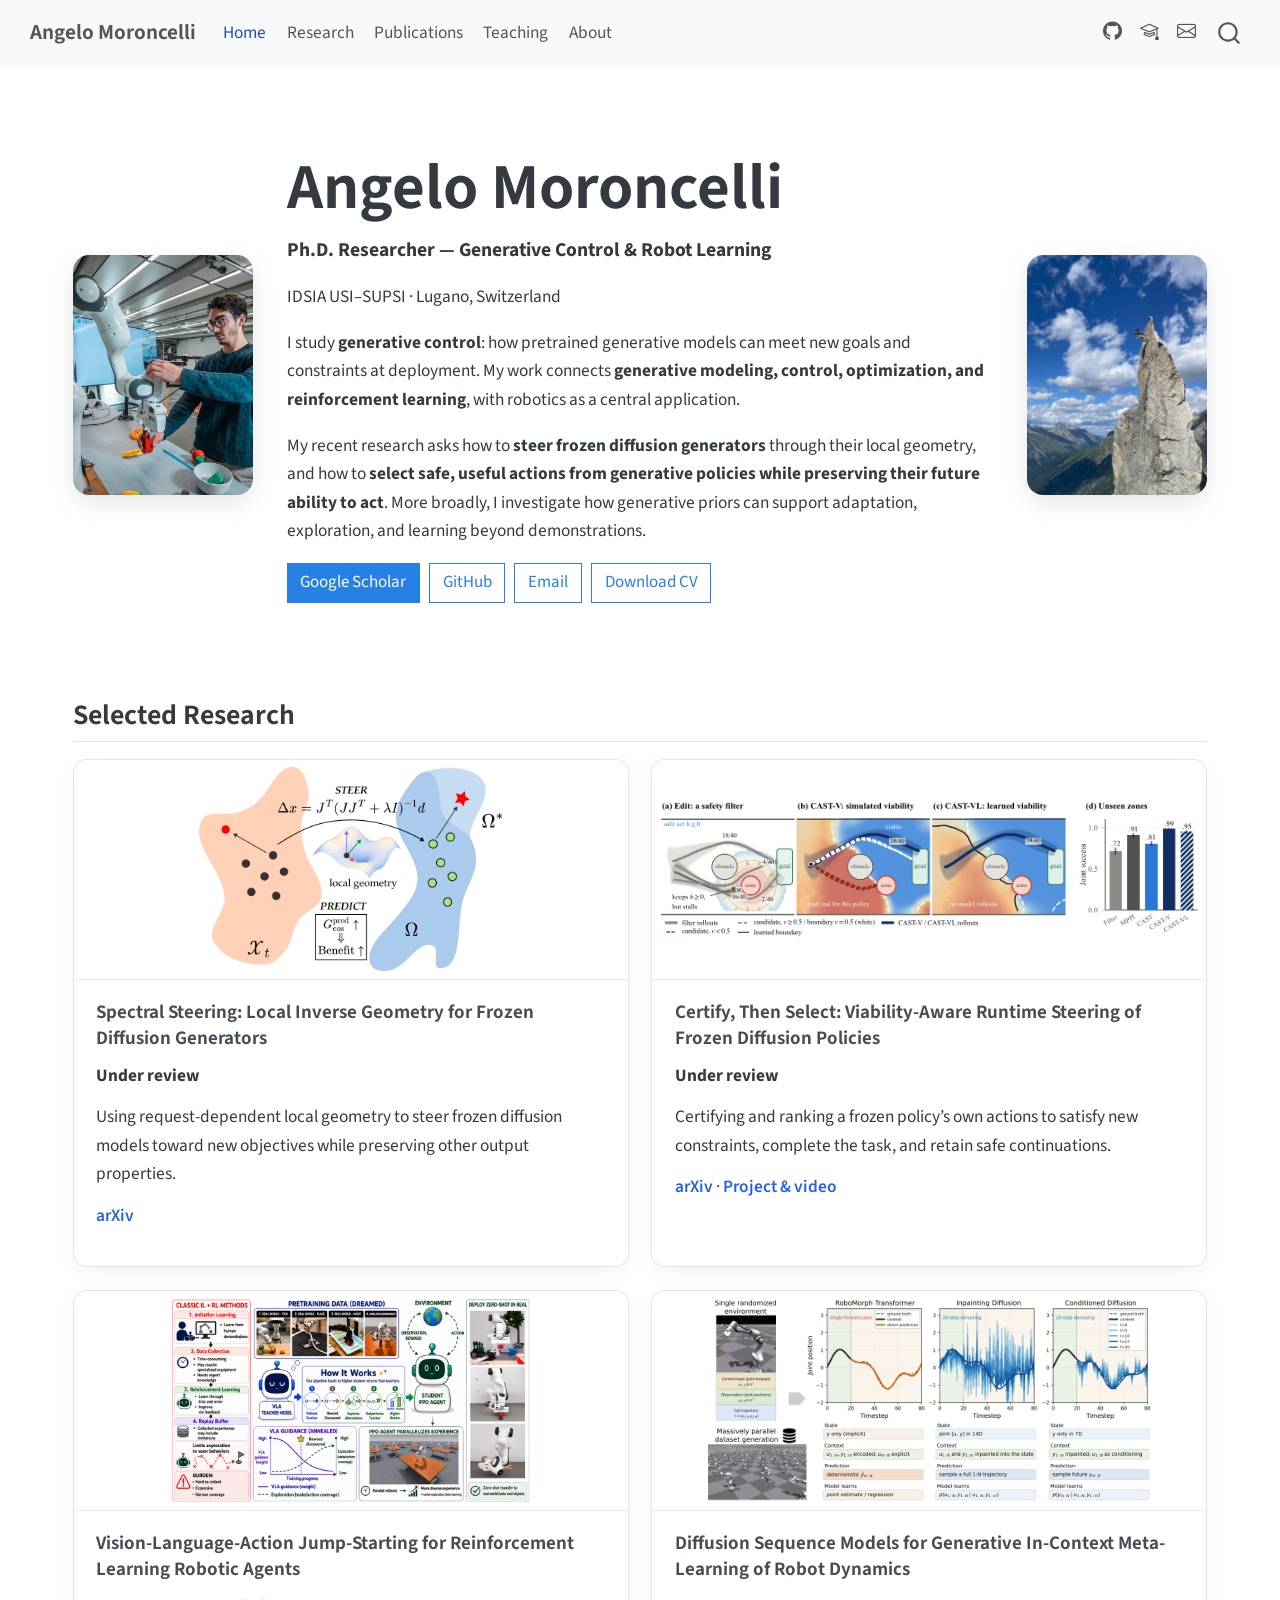
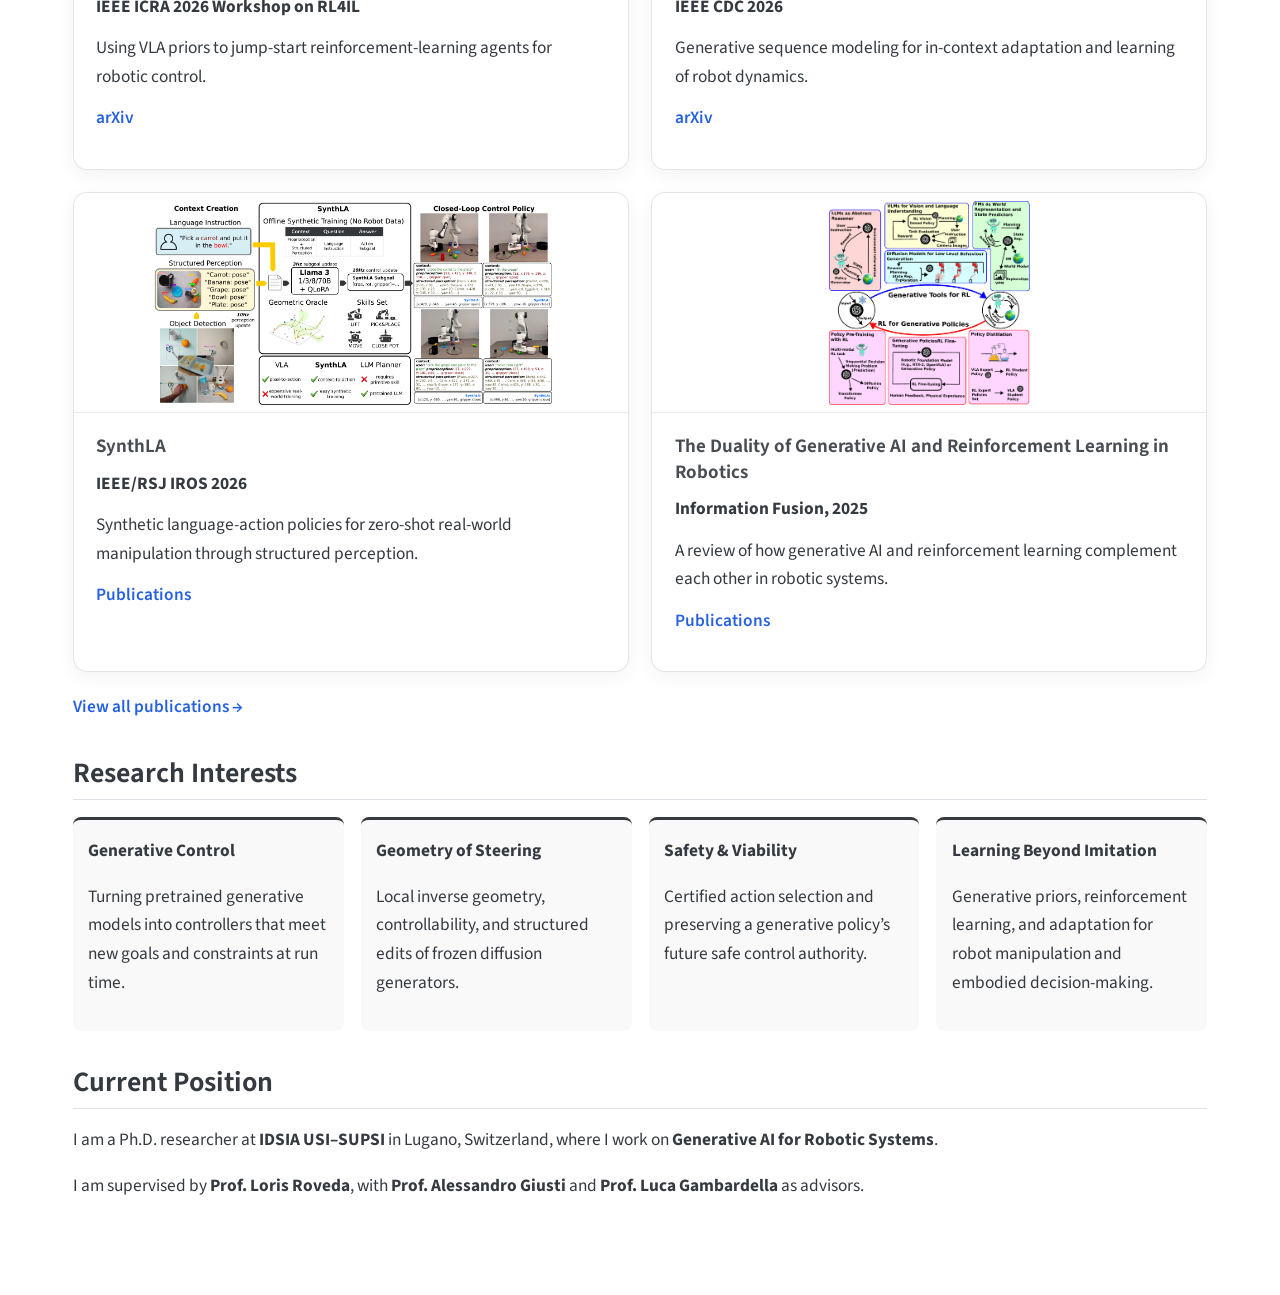
<file: index.html>
<!DOCTYPE html>
<html xmlns="http://www.w3.org/1999/xhtml" lang="en" xml:lang="en"><head>

<meta charset="utf-8">
<meta name="generator" content="quarto-1.10.18">

<meta name="viewport" content="width=device-width, initial-scale=1.0, user-scalable=yes">


<title>Angelo Moroncelli</title>
<style>
/* Default styles provided by pandoc.
** See https://pandoc.org/MANUAL.html#variables-for-html for config info.
*/
span.smallcaps{font-variant: small-caps;}
div.columns{display: flex; gap: 1.5em;}
div.column{flex: auto;}
@media screen {
div.columns{gap: min(4vw, 1.5em);}
div.column{overflow-x: auto;}
}
div.hanging-indent{margin-left: 1.5em; text-indent: -1.5em;}
ul.task-list{list-style: none;}
ul.task-list li input[type="checkbox"] {
  width: 0.8em;
  margin: 0 0.8em 0.2em -1em; /* quarto-specific, see https://github.com/quarto-dev/quarto-cli/issues/4556 */ 
  vertical-align: middle;
}
</style>


<script src="site_libs/quarto-nav/quarto-nav.js"></script>
<script src="site_libs/quarto-nav/headroom.min.js"></script>
<script src="site_libs/clipboard/clipboard.min.js"></script>
<script src="site_libs/quarto-search/autocomplete.umd.js"></script>
<script src="site_libs/quarto-search/fuse.min.js"></script>
<script src="site_libs/quarto-search/quarto-search.js"></script>
<meta name="quarto:offset" content="./">
<script src="site_libs/quarto-html/quarto.js" type="module"></script>
<script src="site_libs/quarto-html/tabsets/tabsets.js" type="module"></script>
<script src="site_libs/quarto-html/popper.min.js"></script>
<script src="site_libs/quarto-html/tippy.umd.min.js"></script>
<script src="site_libs/quarto-html/anchor.min.js"></script>
<link href="site_libs/quarto-html/tippy.css" rel="stylesheet">
<link href="site_libs/quarto-html/quarto-syntax-highlighting-64a204ab8560d761af7679ceaba22944.css" rel="stylesheet" id="quarto-text-highlighting-styles">
<script src="site_libs/bootstrap/bootstrap.min.js"></script>
<link href="site_libs/bootstrap/bootstrap-icons.css" rel="stylesheet">
<link href="site_libs/bootstrap/bootstrap-445b8638c3d06994fee0907d791121c4.min.css" rel="stylesheet" append-hash="true" id="quarto-bootstrap" data-mode="light">
<script src="site_libs/quarto-contrib/glightbox/glightbox.min.js"></script>
<link href="site_libs/quarto-contrib/glightbox/glightbox.min.css" rel="stylesheet">
<link href="site_libs/quarto-contrib/glightbox/lightbox.css" rel="stylesheet">
<script id="quarto-search-options" type="application/json">{
  "location": "navbar",
  "copy-button": false,
  "collapse-after": 3,
  "panel-placement": "end",
  "type": "overlay",
  "limit": 50,
  "keyboard-shortcut": [
    "f",
    "/",
    "s"
  ],
  "show-item-context": false,
  "language": {
    "search-no-results-text": "No results",
    "search-matching-documents-text": "matching documents",
    "search-copy-link-title": "Copy link to search",
    "search-hide-matches-text": "Hide additional matches",
    "search-more-match-text": "more match in this document",
    "search-more-matches-text": "more matches in this document",
    "search-clear-button-title": "Clear",
    "search-text-placeholder": "",
    "search-detached-cancel-button-title": "Cancel",
    "search-submit-button-title": "Submit",
    "search-label": "Search"
  }
}</script>
<style>html{ scroll-behavior: smooth; }</style>


<link rel="stylesheet" href="styles.css">
</head>

<body class="nav-fixed quarto-light">

<div id="quarto-search-results"></div>
  <header id="quarto-header" class="headroom fixed-top">
    <nav class="navbar navbar-expand-lg " data-bs-theme="dark">
      <div class="navbar-container container-fluid">
      <div class="navbar-brand-container mx-auto">
    <a class="navbar-brand" href="./index.html">
    <span class="navbar-title">Angelo Moroncelli</span>
    </a>
  </div>
            <div id="quarto-search" class="" title="Search"></div>
          <button class="navbar-toggler" type="button" data-bs-toggle="collapse" data-bs-target="#navbarCollapse" aria-controls="navbarCollapse" role="menu" aria-expanded="false" aria-label="Toggle navigation" onclick="if (window.quartoToggleHeadroom) { window.quartoToggleHeadroom(); }">
  <span class="navbar-toggler-icon"></span>
</button>
          <div class="collapse navbar-collapse" id="navbarCollapse">
            <ul class="navbar-nav navbar-nav-scroll me-auto">
  <li class="nav-item">
    <a class="nav-link active" href="./index.html" aria-current="page"> 
<span class="menu-text">Home</span></a>
  </li>  
  <li class="nav-item">
    <a class="nav-link" href="./research.html"> 
<span class="menu-text">Research</span></a>
  </li>  
  <li class="nav-item">
    <a class="nav-link" href="./publications.html"> 
<span class="menu-text">Publications</span></a>
  </li>  
  <li class="nav-item">
    <a class="nav-link" href="./teaching.html"> 
<span class="menu-text">Teaching</span></a>
  </li>  
  <li class="nav-item">
    <a class="nav-link" href="./about.html"> 
<span class="menu-text">About</span></a>
  </li>  
</ul>
            <ul class="navbar-nav navbar-nav-scroll ms-auto">
  <li class="nav-item compact">
    <a class="nav-link" href="https://github.com/clmoro"> <i class="bi bi-github" role="img">
</i> 
<span class="menu-text"></span></a>
  </li>  
  <li class="nav-item compact">
    <a class="nav-link" href="https://scholar.google.com/citations?user=3u1DpR4AAAAJ"> <i class="bi bi-mortarboard" role="img">
</i> 
<span class="menu-text"></span></a>
  </li>  
  <li class="nav-item compact">
    <a class="nav-link" href="mailto:angelo.moroncelli@supsi.ch"> <i class="bi bi-envelope" role="img">
</i> 
<span class="menu-text"></span></a>
  </li>  
</ul>
          </div> <!-- /navcollapse -->
            <div class="quarto-navbar-tools">
</div>
      </div> <!-- /container-fluid -->
    </nav>
</header>
<!-- content -->
<div id="quarto-content" class="quarto-container page-columns page-rows-contents page-layout-full page-navbar">
<!-- sidebar -->
<!-- margin-sidebar -->
    
<!-- main -->
<main class="content column-page" id="quarto-document-content"><header id="title-block-header" class="quarto-title-block"></header>




<div class="hero">
<div class="hero-photo hero-photo-left">
<p><a href="images/profile.jpeg" class="lightbox" data-gallery="quarto-lightbox-gallery-1"><img src="images/profile.jpeg" class="img-fluid" alt="Angelo Moroncelli working with a robot in the IDSIA robotics lab"></a></p>
</div>
<section id="angelo-moroncelli" class="level1 hero-text">
<h1>Angelo Moroncelli</h1>
<p><strong>Ph.D.&nbsp;Researcher — Generative Control &amp; Robot Learning</strong></p>
<p>IDSIA USI–SUPSI · Lugano, Switzerland</p>
<p>I study <strong>generative control</strong>: how pretrained generative models can meet new goals and constraints at deployment. My work connects <strong>generative modeling, control, optimization, and reinforcement learning</strong>, with robotics as a central application.</p>
<p>My recent research asks how to <strong>steer frozen diffusion generators</strong> through their local geometry, and how to <strong>select safe, useful actions from generative policies while preserving their future ability to act</strong>. More broadly, I investigate how generative priors can support adaptation, exploration, and learning beyond demonstrations.</p>
<p><a href="https://scholar.google.com/citations?user=3u1DpR4AAAAJ" class="btn btn-primary">Google Scholar</a> <a href="https://github.com/clmoro" class="btn btn-outline-primary">GitHub</a> <a href="mailto:angelo.moroncelli@supsi.ch" class="btn btn-outline-primary">Email</a> <a href="files/cv.pdf" class="btn btn-outline-primary">Download CV</a></p>
</section>
<div class="hero-photo hero-photo-right">
<p><a href="images/alpinism-1.jpeg" class="lightbox" data-gallery="quarto-lightbox-gallery-2"><img src="images/alpinism-1.jpeg" class="img-fluid" alt="Angelo Moroncelli climbing at Punta Albigna, Switzerland"></a></p>
</div>
</div>
<section id="selected-research" class="level2">
<h2 class="anchored" data-anchor-id="selected-research">Selected Research</h2>
<div class="paper-grid">
<div class="paper-card">
<p><a href="images/spectral-steering.png" class="lightbox" data-gallery="quarto-lightbox-gallery-3"><img src="images/spectral-steering.png" class="paper-image img-fluid" alt="Spectral Steering uses local inverse geometry to map an output request into a correction of a frozen diffusion generator"></a></p>
<section id="spectral-steering-local-inverse-geometry-for-frozen-diffusion-generators" class="level3 paper-card-body">
<h3 class="anchored" data-anchor-id="spectral-steering-local-inverse-geometry-for-frozen-diffusion-generators">Spectral Steering: Local Inverse Geometry for Frozen Diffusion Generators</h3>
<p><strong>Under review</strong></p>
<p>Using request-dependent local geometry to steer frozen diffusion models toward new objectives while preserving other output properties.</p>
<p><a href="https://arxiv.org/abs/2611.19572" class="paper-link">arXiv</a></p>
</section>
</div>
<div class="paper-card">
<p><a href="images/cast.png" class="lightbox" data-gallery="quarto-lightbox-gallery-4"><img src="images/cast.png" class="paper-image img-fluid" alt="CAST-V and CAST-VL select viable routes around a new keep-out zone where a safety filter stalls"></a></p>
<section id="certify-then-select-viability-aware-runtime-steering-of-frozen-diffusion-policies" class="level3 paper-card-body">
<h3 class="anchored" data-anchor-id="certify-then-select-viability-aware-runtime-steering-of-frozen-diffusion-policies">Certify, Then Select: Viability-Aware Runtime Steering of Frozen Diffusion Policies</h3>
<p><strong>Under review</strong></p>
<p>Certifying and ranking a frozen policy’s own actions to satisfy new constraints, complete the task, and retain safe continuations.</p>
<p><a href="https://arxiv.org/abs/2611.19047" class="paper-link">arXiv</a> · <a href="https://clmoro.github.io/cast/" class="paper-link">Project &amp; video</a></p>
</section>
</div>
<div class="paper-card">
<p><a href="images/vla-jumpstart.png" class="lightbox" data-gallery="quarto-lightbox-gallery-5"><img src="images/vla-jumpstart.png" class="paper-image img-fluid" alt="Overview of VLA jump-starting for reinforcement learning robotic agents"></a></p>
<section id="vision-language-action-jump-starting-for-reinforcement-learning-robotic-agents" class="level3 paper-card-body">
<h3 class="anchored" data-anchor-id="vision-language-action-jump-starting-for-reinforcement-learning-robotic-agents">Vision-Language-Action Jump-Starting for Reinforcement Learning Robotic Agents</h3>
<p><strong>IEEE ICRA 2026 Workshop on RL4IL</strong></p>
<p>Using VLA priors to jump-start reinforcement-learning agents for robotic control.</p>
<p><a href="https://arxiv.org/abs/2604.13733" class="paper-link">arXiv</a></p>
</section>
</div>
<div class="paper-card">
<p><a href="images/diffusion-sequence-models.png" class="lightbox" data-gallery="quarto-lightbox-gallery-6"><img src="images/diffusion-sequence-models.png" class="paper-image img-fluid" alt="Comparison of RoboMorph Transformer and diffusion sequence models"></a></p>
<section id="diffusion-sequence-models-for-generative-in-context-meta-learning-of-robot-dynamics" class="level3 paper-card-body">
<h3 class="anchored" data-anchor-id="diffusion-sequence-models-for-generative-in-context-meta-learning-of-robot-dynamics">Diffusion Sequence Models for Generative In-Context Meta-Learning of Robot Dynamics</h3>
<p><strong>IEEE CDC 2026</strong></p>
<p>Generative sequence modeling for in-context adaptation and learning of robot dynamics.</p>
<p><a href="https://arxiv.org/abs/2604.13366" class="paper-link">arXiv</a></p>
</section>
</div>
<div class="paper-card">
<p><a href="images/synthla.png" class="lightbox" data-gallery="quarto-lightbox-gallery-7"><img src="images/synthla.png" class="paper-image img-fluid" alt="SynthLA framework for synthetic language-action policies and closed-loop robot control"></a></p>
<section id="synthla" class="level3 paper-card-body">
<h3 class="anchored" data-anchor-id="synthla">SynthLA</h3>
<p><strong>IEEE/RSJ IROS 2026</strong></p>
<p>Synthetic language-action policies for zero-shot real-world manipulation through structured perception.</p>
<p><a href="./publications.html" class="paper-link">Publications</a></p>
</section>
</div>
<div class="paper-card">
<p><a href="images/generative-ai-rl-review.png" class="lightbox" data-gallery="quarto-lightbox-gallery-8"><img src="images/generative-ai-rl-review.png" class="paper-image img-fluid" alt="Overview of the duality between generative AI and reinforcement learning in robotics"></a></p>
<section id="the-duality-of-generative-ai-and-reinforcement-learning-in-robotics" class="level3 paper-card-body">
<h3 class="anchored" data-anchor-id="the-duality-of-generative-ai-and-reinforcement-learning-in-robotics">The Duality of Generative AI and Reinforcement Learning in Robotics</h3>
<p><strong>Information Fusion, 2025</strong></p>
<p>A review of how generative AI and reinforcement learning complement each other in robotic systems.</p>
<p><a href="./publications.html" class="paper-link">Publications</a></p>
</section>
</div>
</div>
<p><a href="./publications.html" class="all-pubs">View all publications →</a></p>
</section>
<section id="research-interests" class="level2">
<h2 class="anchored" data-anchor-id="research-interests">Research Interests</h2>
<div class="interest-grid">
<div class="interest-card">
<p><strong>Generative Control</strong></p>
<p>Turning pretrained generative models into controllers that meet new goals and constraints at run time.</p>
</div>
<div class="interest-card">
<p><strong>Geometry of Steering</strong></p>
<p>Local inverse geometry, controllability, and structured edits of frozen diffusion generators.</p>
</div>
<div class="interest-card">
<p><strong>Safety &amp; Viability</strong></p>
<p>Certified action selection and preserving a generative policy’s future safe control authority.</p>
</div>
<div class="interest-card">
<p><strong>Learning Beyond Imitation</strong></p>
<p>Generative priors, reinforcement learning, and adaptation for robot manipulation and embodied decision-making.</p>
</div>
</div>
</section>
<section id="current-position" class="level2">
<h2 class="anchored" data-anchor-id="current-position">Current Position</h2>
<p>I am a Ph.D.&nbsp;researcher at <strong>IDSIA USI–SUPSI</strong> in Lugano, Switzerland, where I work on <strong>Generative AI for Robotic Systems</strong>.</p>
<p>I am supervised by <strong>Prof.&nbsp;Loris Roveda</strong>, with <strong>Prof.&nbsp;Alessandro Giusti</strong> and <strong>Prof.&nbsp;Luca Gambardella</strong> as advisors.</p>


</section>

</main> <!-- /main -->
<script id="quarto-html-after-body" type="application/javascript">
  window.document.addEventListener("DOMContentLoaded", function (event) {
    const icon = "";
    const anchorJS = new window.AnchorJS();
    anchorJS.options = {
      placement: 'right',
      icon: icon
    };
    anchorJS.add('.anchored');
    const isCodeAnnotation = (el) => {
      for (const clz of el.classList) {
        if (clz.startsWith('code-annotation-')) {                     
          return true;
        }
      }
      return false;
    }
    const onCopySuccess = function(e) {
      // button target
      const button = e.trigger;
      // don't keep focus
      button.blur();
      // flash "checked"
      button.classList.add('code-copy-button-checked');
      var currentTitle = button.getAttribute("title");
      button.setAttribute("title", "Copied!");
      let tooltip;
      if (window.bootstrap) {
        button.setAttribute("data-bs-toggle", "tooltip");
        button.setAttribute("data-bs-placement", "left");
        button.setAttribute("data-bs-title", "Copied!");
        tooltip = new bootstrap.Tooltip(button, 
          { trigger: "manual", 
            customClass: "code-copy-button-tooltip",
            offset: [0, -8]});
        tooltip.show();    
      }
      setTimeout(function() {
        if (tooltip) {
          tooltip.hide();
          button.removeAttribute("data-bs-title");
          button.removeAttribute("data-bs-toggle");
          button.removeAttribute("data-bs-placement");
        }
        button.setAttribute("title", currentTitle);
        button.classList.remove('code-copy-button-checked');
      }, 1000);
      // clear code selection
      e.clearSelection();
    }
    const getTextToCopy = function(trigger) {
      const outerScaffold = trigger.parentElement.cloneNode(true);
      const codeEl = outerScaffold.querySelector('code');
      for (const childEl of codeEl.children) {
        if (isCodeAnnotation(childEl)) {
          childEl.remove();
        }
      }
      return codeEl.innerText;
    }
    const clipboard = new window.ClipboardJS('.code-copy-button:not([data-in-quarto-modal])', {
      text: getTextToCopy
    });
    clipboard.on('success', onCopySuccess);
    if (window.document.getElementById('quarto-embedded-source-code-modal')) {
      const clipboardModal = new window.ClipboardJS('.code-copy-button[data-in-quarto-modal]', {
        text: getTextToCopy,
        container: window.document.getElementById('quarto-embedded-source-code-modal')
      });
      clipboardModal.on('success', onCopySuccess);
    }
      var localhostRegex = new RegExp(/^(?:http|https):\/\/localhost\:?[0-9]*\//);
      var mailtoRegex = new RegExp(/^mailto:/);
        var filterRegex = new RegExp('/' + window.location.host + '/');
      var isInternal = (href) => {
          return filterRegex.test(href) || localhostRegex.test(href) || mailtoRegex.test(href);
      }
      // Inspect non-navigation links and adorn them if external
     var links = window.document.querySelectorAll('a[href]:not(.nav-link):not(.navbar-brand):not(.toc-action):not(.sidebar-link):not(.sidebar-item-toggle):not(.pagination-link):not(.no-external):not([aria-hidden]):not(.dropdown-item):not(.quarto-navigation-tool):not(.about-link)');
      for (var i=0; i<links.length; i++) {
        const link = links[i];
        if (!isInternal(link.href)) {
          // undo the damage that might have been done by quarto-nav.js in the case of
          // links that we want to consider external
          if (link.dataset.originalHref !== undefined) {
            link.href = link.dataset.originalHref;
          }
        }
      }
    function tippyHover(el, contentFn, onTriggerFn, onUntriggerFn) {
      const config = {
        allowHTML: true,
        maxWidth: 500,
        delay: 100,
        arrow: false,
        appendTo: function(el) {
            return el.parentElement;
        },
        interactive: true,
        interactiveBorder: 10,
        theme: 'quarto',
        placement: 'bottom-start',
      };
      if (contentFn) {
        config.content = contentFn;
      }
      if (onTriggerFn) {
        config.onTrigger = onTriggerFn;
      }
      if (onUntriggerFn) {
        config.onUntrigger = onUntriggerFn;
      }
      window.tippy(el, config); 
    }
    const noterefs = window.document.querySelectorAll('a[role="doc-noteref"]');
    for (var i=0; i<noterefs.length; i++) {
      const ref = noterefs[i];
      tippyHover(ref, function() {
        // use id or data attribute instead here
        let href = ref.getAttribute('data-footnote-href') || ref.getAttribute('href');
        try { href = new URL(href).hash; } catch {}
        const id = href.replace(/^#\/?/, "");
        const note = window.document.getElementById(id);
        if (note) {
          return note.innerHTML;
        } else {
          return "";
        }
      });
    }
    const xrefs = window.document.querySelectorAll('a.quarto-xref');
    const processXRef = (id, note) => {
      // Strip column container classes
      const stripColumnClz = (el) => {
        el.classList.remove("page-full", "page-columns");
        if (el.children) {
          for (const child of el.children) {
            stripColumnClz(child);
          }
        }
      }
      stripColumnClz(note)
      if (id === null || id.startsWith('sec-')) {
        // Special case sections, only their first couple elements
        const container = document.createElement("div");
        if (note.children && note.children.length > 2) {
          container.appendChild(note.children[0].cloneNode(true));
          for (let i = 1; i < note.children.length; i++) {
            const child = note.children[i];
            if (child.tagName === "P" && child.innerText === "") {
              continue;
            } else {
              container.appendChild(child.cloneNode(true));
              break;
            }
          }
          if (window.Quarto?.typesetMath) {
            window.Quarto.typesetMath(container);
          }
          return container.innerHTML
        } else {
          if (window.Quarto?.typesetMath) {
            window.Quarto.typesetMath(note);
          }
          return note.innerHTML;
        }
      } else {
        // Remove any anchor links if they are present
        const anchorLink = note.querySelector('a.anchorjs-link');
        if (anchorLink) {
          anchorLink.remove();
        }
        if (window.Quarto?.typesetMath) {
          window.Quarto.typesetMath(note);
        }
        if (note.classList.contains("callout")) {
          return note.outerHTML;
        } else {
          return note.innerHTML;
        }
      }
    }
    for (var i=0; i<xrefs.length; i++) {
      const xref = xrefs[i];
      tippyHover(xref, undefined, function(instance) {
        instance.disable();
        let url = xref.getAttribute('href');
        let hash = undefined; 
        if (url.startsWith('#')) {
          hash = url;
        } else {
          try { hash = new URL(url).hash; } catch {}
        }
        if (hash) {
          const id = hash.replace(/^#\/?/, "");
          const note = window.document.getElementById(id);
          if (note !== null) {
            try {
              const html = processXRef(id, note.cloneNode(true));
              instance.setContent(html);
            } finally {
              instance.enable();
              instance.show();
            }
          } else {
            // See if we can fetch this
            fetch(url.split('#')[0])
            .then(res => res.text())
            .then(html => {
              const parser = new DOMParser();
              const htmlDoc = parser.parseFromString(html, "text/html");
              const note = htmlDoc.getElementById(id);
              if (note !== null) {
                const html = processXRef(id, note);
                instance.setContent(html);
              } 
            }).finally(() => {
              instance.enable();
              instance.show();
            });
          }
        } else {
          // See if we can fetch a full url (with no hash to target)
          // This is a special case and we should probably do some content thinning / targeting
          fetch(url)
          .then(res => res.text())
          .then(html => {
            const parser = new DOMParser();
            const htmlDoc = parser.parseFromString(html, "text/html");
            const note = htmlDoc.querySelector('main.content');
            if (note !== null) {
              // This should only happen for chapter cross references
              // (since there is no id in the URL)
              // remove the first header
              if (note.children.length > 0 && note.children[0].tagName === "HEADER") {
                note.children[0].remove();
              }
              const html = processXRef(null, note);
              instance.setContent(html);
            } 
          }).finally(() => {
            instance.enable();
            instance.show();
          });
        }
      }, function(instance) {
      });
    }
        let selectedAnnoteEl;
        const selectorForAnnotation = ( cell, annotation) => {
          let cellAttr = 'data-code-cell="' + cell + '"';
          let lineAttr = 'data-code-annotation="' +  annotation + '"';
          const selector = 'span[' + cellAttr + '][' + lineAttr + ']';
          return selector;
        }
        const selectCodeLines = (annoteEl) => {
          const doc = window.document;
          const targetCell = annoteEl.getAttribute("data-target-cell");
          const targetAnnotation = annoteEl.getAttribute("data-target-annotation");
          const annoteSpan = window.document.querySelector(selectorForAnnotation(targetCell, targetAnnotation));
          const lines = annoteSpan.getAttribute("data-code-lines").split(",");
          const lineIds = lines.map((line) => {
            return targetCell + "-" + line;
          })
          let top = null;
          let height = null;
          let parent = null;
          if (lineIds.length > 0) {
              //compute the position of the single el (top and bottom and make a div)
              const el = window.document.getElementById(lineIds[0]);
              top = el.offsetTop;
              height = el.offsetHeight;
              parent = el.parentElement.parentElement;
            if (lineIds.length > 1) {
              const lastEl = window.document.getElementById(lineIds[lineIds.length - 1]);
              const bottom = lastEl.offsetTop + lastEl.offsetHeight;
              height = bottom - top;
            }
            if (top !== null && height !== null && parent !== null) {
              // cook up a div (if necessary) and position it 
              let div = window.document.getElementById("code-annotation-line-highlight");
              if (div === null) {
                div = window.document.createElement("div");
                div.setAttribute("id", "code-annotation-line-highlight");
                div.style.position = 'absolute';
                parent.appendChild(div);
              }
              div.style.top = top - 2 + "px";
              div.style.height = height + 4 + "px";
              div.style.left = 0;
              let gutterDiv = window.document.getElementById("code-annotation-line-highlight-gutter");
              if (gutterDiv === null) {
                gutterDiv = window.document.createElement("div");
                gutterDiv.setAttribute("id", "code-annotation-line-highlight-gutter");
                gutterDiv.style.position = 'absolute';
                const codeCell = window.document.getElementById(targetCell);
                const gutter = codeCell.querySelector('.code-annotation-gutter');
                gutter.appendChild(gutterDiv);
              }
              gutterDiv.style.top = top - 2 + "px";
              gutterDiv.style.height = height + 4 + "px";
            }
            selectedAnnoteEl = annoteEl;
          }
        };
        const unselectCodeLines = () => {
          const elementsIds = ["code-annotation-line-highlight", "code-annotation-line-highlight-gutter"];
          elementsIds.forEach((elId) => {
            const div = window.document.getElementById(elId);
            if (div) {
              div.remove();
            }
          });
          selectedAnnoteEl = undefined;
        };
          // Handle positioning of the toggle
      window.addEventListener(
        "resize",
        throttle(() => {
          elRect = undefined;
          if (selectedAnnoteEl) {
            selectCodeLines(selectedAnnoteEl);
          }
        }, 10)
      );
      function throttle(fn, ms) {
      let throttle = false;
      let timer;
        return (...args) => {
          if(!throttle) { // first call gets through
              fn.apply(this, args);
              throttle = true;
          } else { // all the others get throttled
              if(timer) clearTimeout(timer); // cancel #2
              timer = setTimeout(() => {
                fn.apply(this, args);
                timer = throttle = false;
              }, ms);
          }
        };
      }
        // Attach click handler to the DT
        const annoteDls = window.document.querySelectorAll('dt[data-target-cell]');
        for (const annoteDlNode of annoteDls) {
          annoteDlNode.addEventListener('click', (event) => {
            const clickedEl = event.target;
            if (clickedEl !== selectedAnnoteEl) {
              unselectCodeLines();
              const activeEl = window.document.querySelector('dt[data-target-cell].code-annotation-active');
              if (activeEl) {
                activeEl.classList.remove('code-annotation-active');
              }
              selectCodeLines(clickedEl);
              clickedEl.classList.add('code-annotation-active');
            } else {
              // Unselect the line
              unselectCodeLines();
              clickedEl.classList.remove('code-annotation-active');
            }
          });
        }
    const findCites = (el) => {
      const parentEl = el.parentElement;
      if (parentEl) {
        const cites = parentEl.dataset.cites;
        if (cites) {
          return {
            el,
            cites: cites.split(' ')
          };
        } else {
          return findCites(el.parentElement)
        }
      } else {
        return undefined;
      }
    };
    var bibliorefs = window.document.querySelectorAll('a[role="doc-biblioref"]');
    for (var i=0; i<bibliorefs.length; i++) {
      const ref = bibliorefs[i];
      const citeInfo = findCites(ref);
      if (citeInfo) {
        tippyHover(citeInfo.el, function() {
          var popup = window.document.createElement('div');
          citeInfo.cites.forEach(function(cite) {
            var citeDiv = window.document.createElement('div');
            citeDiv.classList.add('hanging-indent');
            citeDiv.classList.add('csl-entry');
            var biblioDiv = window.document.getElementById('ref-' + cite);
            if (biblioDiv) {
              citeDiv.innerHTML = biblioDiv.innerHTML;
            }
            popup.appendChild(citeDiv);
          });
          return popup.innerHTML;
        });
      }
    }
  });
  </script>
</div> <!-- /content -->
<script>var lightboxQuarto = GLightbox({"closeEffect":"zoom","descPosition":"bottom","loop":false,"openEffect":"zoom","selector":".lightbox"});
(function() {
  let previousOnload = window.onload;
  window.onload = () => {
    if (previousOnload) {
      previousOnload();
    }
    lightboxQuarto.on('slide_before_load', (data) => {
      const { slideIndex, slideNode, slideConfig, player, trigger } = data;
      const href = trigger.getAttribute('href');
      if (href !== null) {
        const imgEl = window.document.querySelector(`a[href="${href}"] img`);
        if (imgEl !== null) {
          const srcAttr = imgEl.getAttribute("src");
          if (srcAttr && srcAttr.startsWith("data:")) {
            slideConfig.href = srcAttr;
          }
        }
      } 
    });
  
    lightboxQuarto.on('slide_after_load', (data) => {
      const { slideIndex, slideNode, slideConfig, player, trigger } = data;
      if (window.Quarto?.typesetMath) {
        window.Quarto.typesetMath(slideNode);
      }
    });
  
  };
  
})();
          </script>




<script src="site_libs/quarto-html/zenscroll-min.js"></script>
</body></html>
</file>
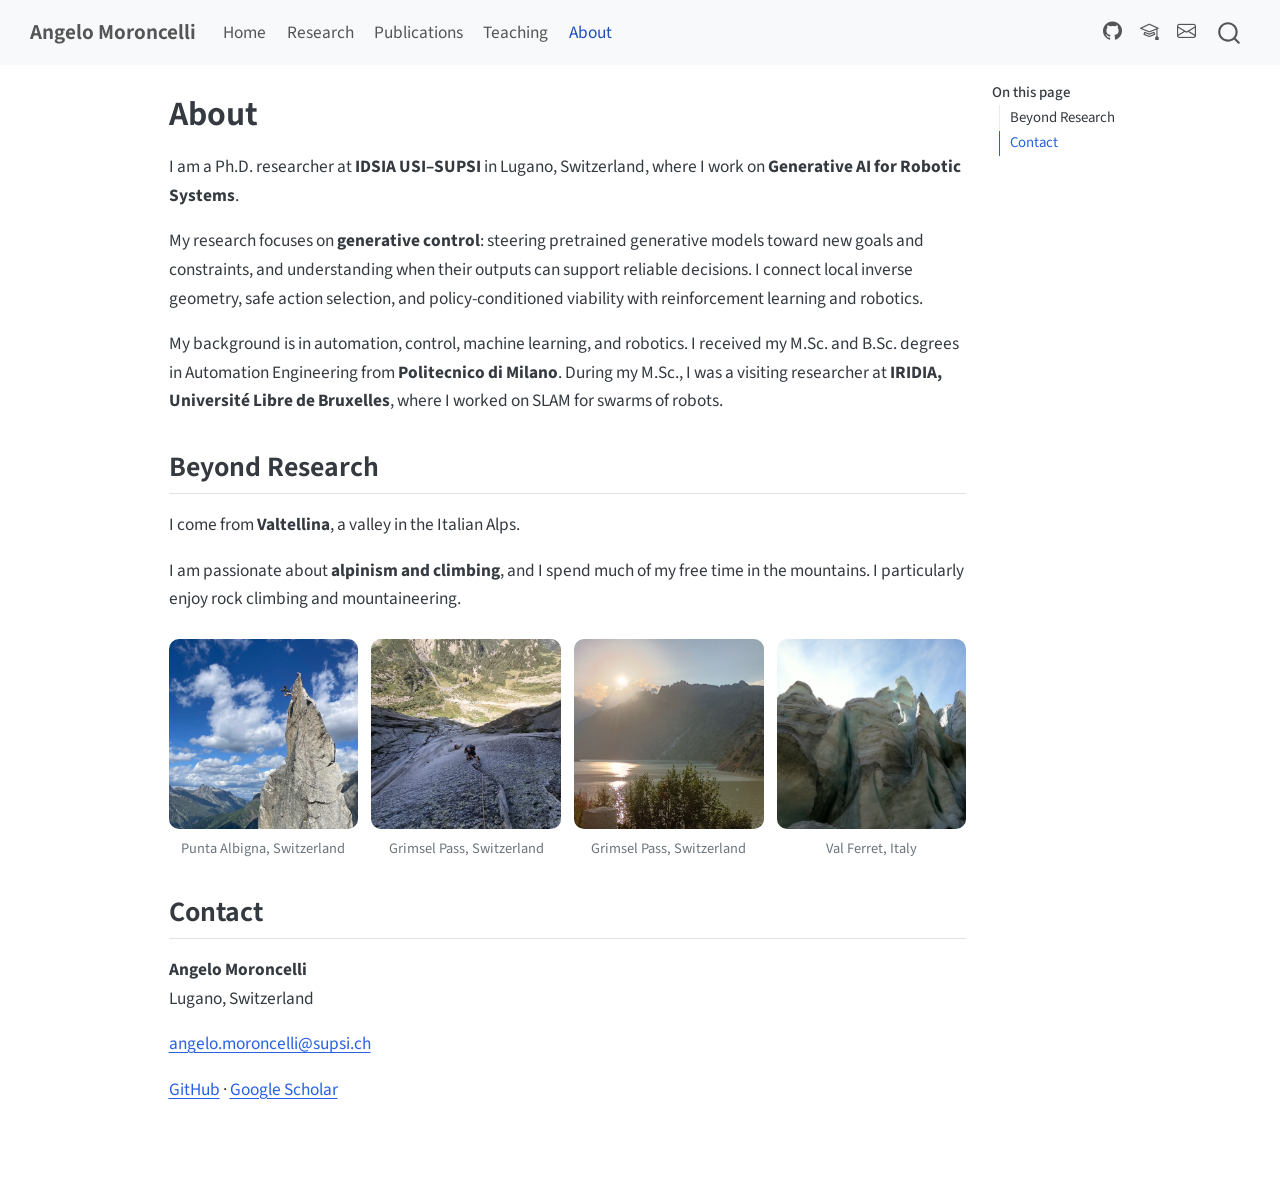
<file: about.html>
<!DOCTYPE html>
<html xmlns="http://www.w3.org/1999/xhtml" lang="en" xml:lang="en"><head>

<meta charset="utf-8">
<meta name="generator" content="quarto-1.10.18">

<meta name="viewport" content="width=device-width, initial-scale=1.0, user-scalable=yes">


<title>About – Angelo Moroncelli</title>
<style>
/* Default styles provided by pandoc.
** See https://pandoc.org/MANUAL.html#variables-for-html for config info.
*/
span.smallcaps{font-variant: small-caps;}
div.columns{display: flex; gap: 1.5em;}
div.column{flex: auto;}
@media screen {
div.columns{gap: min(4vw, 1.5em);}
div.column{overflow-x: auto;}
}
div.hanging-indent{margin-left: 1.5em; text-indent: -1.5em;}
ul.task-list{list-style: none;}
ul.task-list li input[type="checkbox"] {
  width: 0.8em;
  margin: 0 0.8em 0.2em -1em; /* quarto-specific, see https://github.com/quarto-dev/quarto-cli/issues/4556 */ 
  vertical-align: middle;
}
</style>


<script src="site_libs/quarto-nav/quarto-nav.js"></script>
<script src="site_libs/quarto-nav/headroom.min.js"></script>
<script src="site_libs/clipboard/clipboard.min.js"></script>
<script src="site_libs/quarto-search/autocomplete.umd.js"></script>
<script src="site_libs/quarto-search/fuse.min.js"></script>
<script src="site_libs/quarto-search/quarto-search.js"></script>
<meta name="quarto:offset" content="./">
<script src="site_libs/quarto-html/quarto.js" type="module"></script>
<script src="site_libs/quarto-html/tabsets/tabsets.js" type="module"></script>
<script src="site_libs/quarto-html/popper.min.js"></script>
<script src="site_libs/quarto-html/tippy.umd.min.js"></script>
<script src="site_libs/quarto-html/anchor.min.js"></script>
<link href="site_libs/quarto-html/tippy.css" rel="stylesheet">
<link href="site_libs/quarto-html/quarto-syntax-highlighting-64a204ab8560d761af7679ceaba22944.css" rel="stylesheet" id="quarto-text-highlighting-styles">
<script src="site_libs/bootstrap/bootstrap.min.js"></script>
<link href="site_libs/bootstrap/bootstrap-icons.css" rel="stylesheet">
<link href="site_libs/bootstrap/bootstrap-445b8638c3d06994fee0907d791121c4.min.css" rel="stylesheet" append-hash="true" id="quarto-bootstrap" data-mode="light">
<script id="quarto-search-options" type="application/json">{
  "location": "navbar",
  "copy-button": false,
  "collapse-after": 3,
  "panel-placement": "end",
  "type": "overlay",
  "limit": 50,
  "keyboard-shortcut": [
    "f",
    "/",
    "s"
  ],
  "show-item-context": false,
  "language": {
    "search-no-results-text": "No results",
    "search-matching-documents-text": "matching documents",
    "search-copy-link-title": "Copy link to search",
    "search-hide-matches-text": "Hide additional matches",
    "search-more-match-text": "more match in this document",
    "search-more-matches-text": "more matches in this document",
    "search-clear-button-title": "Clear",
    "search-text-placeholder": "",
    "search-detached-cancel-button-title": "Cancel",
    "search-submit-button-title": "Submit",
    "search-label": "Search"
  }
}</script>
<style>html{ scroll-behavior: smooth; }</style>


<link rel="stylesheet" href="styles.css">
</head>

<body class="nav-fixed quarto-light">

<div id="quarto-search-results"></div>
  <header id="quarto-header" class="headroom fixed-top">
    <nav class="navbar navbar-expand-lg " data-bs-theme="dark">
      <div class="navbar-container container-fluid">
      <div class="navbar-brand-container mx-auto">
    <a class="navbar-brand" href="./index.html">
    <span class="navbar-title">Angelo Moroncelli</span>
    </a>
  </div>
            <div id="quarto-search" class="" title="Search"></div>
          <button class="navbar-toggler" type="button" data-bs-toggle="collapse" data-bs-target="#navbarCollapse" aria-controls="navbarCollapse" role="menu" aria-expanded="false" aria-label="Toggle navigation" onclick="if (window.quartoToggleHeadroom) { window.quartoToggleHeadroom(); }">
  <span class="navbar-toggler-icon"></span>
</button>
          <div class="collapse navbar-collapse" id="navbarCollapse">
            <ul class="navbar-nav navbar-nav-scroll me-auto">
  <li class="nav-item">
    <a class="nav-link" href="./index.html"> 
<span class="menu-text">Home</span></a>
  </li>  
  <li class="nav-item">
    <a class="nav-link" href="./research.html"> 
<span class="menu-text">Research</span></a>
  </li>  
  <li class="nav-item">
    <a class="nav-link" href="./publications.html"> 
<span class="menu-text">Publications</span></a>
  </li>  
  <li class="nav-item">
    <a class="nav-link" href="./teaching.html"> 
<span class="menu-text">Teaching</span></a>
  </li>  
  <li class="nav-item">
    <a class="nav-link active" href="./about.html" aria-current="page"> 
<span class="menu-text">About</span></a>
  </li>  
</ul>
            <ul class="navbar-nav navbar-nav-scroll ms-auto">
  <li class="nav-item compact">
    <a class="nav-link" href="https://github.com/clmoro"> <i class="bi bi-github" role="img">
</i> 
<span class="menu-text"></span></a>
  </li>  
  <li class="nav-item compact">
    <a class="nav-link" href="https://scholar.google.com/citations?user=3u1DpR4AAAAJ"> <i class="bi bi-mortarboard" role="img">
</i> 
<span class="menu-text"></span></a>
  </li>  
  <li class="nav-item compact">
    <a class="nav-link" href="mailto:angelo.moroncelli@supsi.ch"> <i class="bi bi-envelope" role="img">
</i> 
<span class="menu-text"></span></a>
  </li>  
</ul>
          </div> <!-- /navcollapse -->
            <div class="quarto-navbar-tools">
</div>
      </div> <!-- /container-fluid -->
    </nav>
</header>
<!-- content -->
<div id="quarto-content" class="quarto-container page-columns page-rows-contents page-layout-article page-navbar">
<!-- sidebar -->
<!-- margin-sidebar -->
    <div id="quarto-margin-sidebar" class="sidebar margin-sidebar">
        <nav id="TOC" role="doc-toc" class="toc-active">
    <h2 id="toc-title">On this page</h2>
   
  <ul>
  <li><a href="#beyond-research" id="toc-beyond-research" class="nav-link active" data-scroll-target="#beyond-research">Beyond Research</a></li>
  <li><a href="#contact" id="toc-contact" class="nav-link" data-scroll-target="#contact">Contact</a></li>
  </ul>
</nav>
    </div>
<!-- main -->
<main class="content" id="quarto-document-content">

<header id="title-block-header" class="quarto-title-block default">
<div class="quarto-title">
<h1 class="title">About</h1>
</div>



<div class="quarto-title-meta">

    
  
    
  </div>
  


</header>


<p>I am a Ph.D.&nbsp;researcher at <strong>IDSIA USI–SUPSI</strong> in Lugano, Switzerland, where I work on <strong>Generative AI for Robotic Systems</strong>.</p>
<p>My research focuses on <strong>generative control</strong>: steering pretrained generative models toward new goals and constraints, and understanding when their outputs can support reliable decisions. I connect local inverse geometry, safe action selection, and policy-conditioned viability with reinforcement learning and robotics.</p>
<p>My background is in automation, control, machine learning, and robotics. I received my M.Sc. and B.Sc. degrees in Automation Engineering from <strong>Politecnico di Milano</strong>. During my M.Sc., I was a visiting researcher at <strong>IRIDIA, Université Libre de Bruxelles</strong>, where I worked on SLAM for swarms of robots.</p>
<section id="beyond-research" class="level2">
<h2 class="anchored" data-anchor-id="beyond-research">Beyond Research</h2>
<p>I come from <strong>Valtellina</strong>, a valley in the Italian Alps.</p>
<p>I am passionate about <strong>alpinism and climbing</strong>, and I spend much of my free time in the mountains. I particularly enjoy rock climbing and mountaineering.</p>
<div class="mountain-gallery">
<div class="gallery-item">
<a href="images/alpinism-1.jpeg" class="lightbox" data-gallery="alpinism"><img src="images/alpinism-1.jpeg" class="gallery-img img-fluid"></a>
<div class="gallery-caption">
Punta Albigna, Switzerland
</div>
</div>
<div class="gallery-item">
<a href="images/alpinism-2.jpeg" class="lightbox" data-gallery="alpinism"><img src="images/alpinism-2.jpeg" class="gallery-img img-fluid"></a>
<div class="gallery-caption">
Grimsel Pass, Switzerland
</div>
</div>
<div class="gallery-item">
<a href="images/alpinism-3.jpeg" class="lightbox" data-gallery="alpinism"><img src="images/alpinism-3.jpeg" class="gallery-img img-fluid"></a>
<div class="gallery-caption">
Grimsel Pass, Switzerland
</div>
</div>
<div class="gallery-item">
<a href="images/alpinism-4.jpeg" class="lightbox" data-gallery="alpinism"><img src="images/alpinism-4.jpeg" class="gallery-img img-fluid"></a>
<div class="gallery-caption">
Val Ferret, Italy
</div>
</div>
</div>
</section>
<section id="contact" class="level2">
<h2 class="anchored" data-anchor-id="contact">Contact</h2>
<p><strong>Angelo Moroncelli</strong><br>
Lugano, Switzerland</p>
<p><a href="mailto:angelo.moroncelli@supsi.ch">angelo.moroncelli@supsi.ch</a></p>
<p><a href="https://github.com/clmoro">GitHub</a> · <a href="https://scholar.google.com/citations?user=3u1DpR4AAAAJ">Google Scholar</a></p>


</section>

</main> <!-- /main -->
<script id="quarto-html-after-body" type="application/javascript">
  window.document.addEventListener("DOMContentLoaded", function (event) {
    const icon = "";
    const anchorJS = new window.AnchorJS();
    anchorJS.options = {
      placement: 'right',
      icon: icon
    };
    anchorJS.add('.anchored');
    const isCodeAnnotation = (el) => {
      for (const clz of el.classList) {
        if (clz.startsWith('code-annotation-')) {                     
          return true;
        }
      }
      return false;
    }
    const onCopySuccess = function(e) {
      // button target
      const button = e.trigger;
      // don't keep focus
      button.blur();
      // flash "checked"
      button.classList.add('code-copy-button-checked');
      var currentTitle = button.getAttribute("title");
      button.setAttribute("title", "Copied!");
      let tooltip;
      if (window.bootstrap) {
        button.setAttribute("data-bs-toggle", "tooltip");
        button.setAttribute("data-bs-placement", "left");
        button.setAttribute("data-bs-title", "Copied!");
        tooltip = new bootstrap.Tooltip(button, 
          { trigger: "manual", 
            customClass: "code-copy-button-tooltip",
            offset: [0, -8]});
        tooltip.show();    
      }
      setTimeout(function() {
        if (tooltip) {
          tooltip.hide();
          button.removeAttribute("data-bs-title");
          button.removeAttribute("data-bs-toggle");
          button.removeAttribute("data-bs-placement");
        }
        button.setAttribute("title", currentTitle);
        button.classList.remove('code-copy-button-checked');
      }, 1000);
      // clear code selection
      e.clearSelection();
    }
    const getTextToCopy = function(trigger) {
      const outerScaffold = trigger.parentElement.cloneNode(true);
      const codeEl = outerScaffold.querySelector('code');
      for (const childEl of codeEl.children) {
        if (isCodeAnnotation(childEl)) {
          childEl.remove();
        }
      }
      return codeEl.innerText;
    }
    const clipboard = new window.ClipboardJS('.code-copy-button:not([data-in-quarto-modal])', {
      text: getTextToCopy
    });
    clipboard.on('success', onCopySuccess);
    if (window.document.getElementById('quarto-embedded-source-code-modal')) {
      const clipboardModal = new window.ClipboardJS('.code-copy-button[data-in-quarto-modal]', {
        text: getTextToCopy,
        container: window.document.getElementById('quarto-embedded-source-code-modal')
      });
      clipboardModal.on('success', onCopySuccess);
    }
      var localhostRegex = new RegExp(/^(?:http|https):\/\/localhost\:?[0-9]*\//);
      var mailtoRegex = new RegExp(/^mailto:/);
        var filterRegex = new RegExp('/' + window.location.host + '/');
      var isInternal = (href) => {
          return filterRegex.test(href) || localhostRegex.test(href) || mailtoRegex.test(href);
      }
      // Inspect non-navigation links and adorn them if external
     var links = window.document.querySelectorAll('a[href]:not(.nav-link):not(.navbar-brand):not(.toc-action):not(.sidebar-link):not(.sidebar-item-toggle):not(.pagination-link):not(.no-external):not([aria-hidden]):not(.dropdown-item):not(.quarto-navigation-tool):not(.about-link)');
      for (var i=0; i<links.length; i++) {
        const link = links[i];
        if (!isInternal(link.href)) {
          // undo the damage that might have been done by quarto-nav.js in the case of
          // links that we want to consider external
          if (link.dataset.originalHref !== undefined) {
            link.href = link.dataset.originalHref;
          }
        }
      }
    function tippyHover(el, contentFn, onTriggerFn, onUntriggerFn) {
      const config = {
        allowHTML: true,
        maxWidth: 500,
        delay: 100,
        arrow: false,
        appendTo: function(el) {
            return el.parentElement;
        },
        interactive: true,
        interactiveBorder: 10,
        theme: 'quarto',
        placement: 'bottom-start',
      };
      if (contentFn) {
        config.content = contentFn;
      }
      if (onTriggerFn) {
        config.onTrigger = onTriggerFn;
      }
      if (onUntriggerFn) {
        config.onUntrigger = onUntriggerFn;
      }
      window.tippy(el, config); 
    }
    const noterefs = window.document.querySelectorAll('a[role="doc-noteref"]');
    for (var i=0; i<noterefs.length; i++) {
      const ref = noterefs[i];
      tippyHover(ref, function() {
        // use id or data attribute instead here
        let href = ref.getAttribute('data-footnote-href') || ref.getAttribute('href');
        try { href = new URL(href).hash; } catch {}
        const id = href.replace(/^#\/?/, "");
        const note = window.document.getElementById(id);
        if (note) {
          return note.innerHTML;
        } else {
          return "";
        }
      });
    }
    const xrefs = window.document.querySelectorAll('a.quarto-xref');
    const processXRef = (id, note) => {
      // Strip column container classes
      const stripColumnClz = (el) => {
        el.classList.remove("page-full", "page-columns");
        if (el.children) {
          for (const child of el.children) {
            stripColumnClz(child);
          }
        }
      }
      stripColumnClz(note)
      if (id === null || id.startsWith('sec-')) {
        // Special case sections, only their first couple elements
        const container = document.createElement("div");
        if (note.children && note.children.length > 2) {
          container.appendChild(note.children[0].cloneNode(true));
          for (let i = 1; i < note.children.length; i++) {
            const child = note.children[i];
            if (child.tagName === "P" && child.innerText === "") {
              continue;
            } else {
              container.appendChild(child.cloneNode(true));
              break;
            }
          }
          if (window.Quarto?.typesetMath) {
            window.Quarto.typesetMath(container);
          }
          return container.innerHTML
        } else {
          if (window.Quarto?.typesetMath) {
            window.Quarto.typesetMath(note);
          }
          return note.innerHTML;
        }
      } else {
        // Remove any anchor links if they are present
        const anchorLink = note.querySelector('a.anchorjs-link');
        if (anchorLink) {
          anchorLink.remove();
        }
        if (window.Quarto?.typesetMath) {
          window.Quarto.typesetMath(note);
        }
        if (note.classList.contains("callout")) {
          return note.outerHTML;
        } else {
          return note.innerHTML;
        }
      }
    }
    for (var i=0; i<xrefs.length; i++) {
      const xref = xrefs[i];
      tippyHover(xref, undefined, function(instance) {
        instance.disable();
        let url = xref.getAttribute('href');
        let hash = undefined; 
        if (url.startsWith('#')) {
          hash = url;
        } else {
          try { hash = new URL(url).hash; } catch {}
        }
        if (hash) {
          const id = hash.replace(/^#\/?/, "");
          const note = window.document.getElementById(id);
          if (note !== null) {
            try {
              const html = processXRef(id, note.cloneNode(true));
              instance.setContent(html);
            } finally {
              instance.enable();
              instance.show();
            }
          } else {
            // See if we can fetch this
            fetch(url.split('#')[0])
            .then(res => res.text())
            .then(html => {
              const parser = new DOMParser();
              const htmlDoc = parser.parseFromString(html, "text/html");
              const note = htmlDoc.getElementById(id);
              if (note !== null) {
                const html = processXRef(id, note);
                instance.setContent(html);
              } 
            }).finally(() => {
              instance.enable();
              instance.show();
            });
          }
        } else {
          // See if we can fetch a full url (with no hash to target)
          // This is a special case and we should probably do some content thinning / targeting
          fetch(url)
          .then(res => res.text())
          .then(html => {
            const parser = new DOMParser();
            const htmlDoc = parser.parseFromString(html, "text/html");
            const note = htmlDoc.querySelector('main.content');
            if (note !== null) {
              // This should only happen for chapter cross references
              // (since there is no id in the URL)
              // remove the first header
              if (note.children.length > 0 && note.children[0].tagName === "HEADER") {
                note.children[0].remove();
              }
              const html = processXRef(null, note);
              instance.setContent(html);
            } 
          }).finally(() => {
            instance.enable();
            instance.show();
          });
        }
      }, function(instance) {
      });
    }
        let selectedAnnoteEl;
        const selectorForAnnotation = ( cell, annotation) => {
          let cellAttr = 'data-code-cell="' + cell + '"';
          let lineAttr = 'data-code-annotation="' +  annotation + '"';
          const selector = 'span[' + cellAttr + '][' + lineAttr + ']';
          return selector;
        }
        const selectCodeLines = (annoteEl) => {
          const doc = window.document;
          const targetCell = annoteEl.getAttribute("data-target-cell");
          const targetAnnotation = annoteEl.getAttribute("data-target-annotation");
          const annoteSpan = window.document.querySelector(selectorForAnnotation(targetCell, targetAnnotation));
          const lines = annoteSpan.getAttribute("data-code-lines").split(",");
          const lineIds = lines.map((line) => {
            return targetCell + "-" + line;
          })
          let top = null;
          let height = null;
          let parent = null;
          if (lineIds.length > 0) {
              //compute the position of the single el (top and bottom and make a div)
              const el = window.document.getElementById(lineIds[0]);
              top = el.offsetTop;
              height = el.offsetHeight;
              parent = el.parentElement.parentElement;
            if (lineIds.length > 1) {
              const lastEl = window.document.getElementById(lineIds[lineIds.length - 1]);
              const bottom = lastEl.offsetTop + lastEl.offsetHeight;
              height = bottom - top;
            }
            if (top !== null && height !== null && parent !== null) {
              // cook up a div (if necessary) and position it 
              let div = window.document.getElementById("code-annotation-line-highlight");
              if (div === null) {
                div = window.document.createElement("div");
                div.setAttribute("id", "code-annotation-line-highlight");
                div.style.position = 'absolute';
                parent.appendChild(div);
              }
              div.style.top = top - 2 + "px";
              div.style.height = height + 4 + "px";
              div.style.left = 0;
              let gutterDiv = window.document.getElementById("code-annotation-line-highlight-gutter");
              if (gutterDiv === null) {
                gutterDiv = window.document.createElement("div");
                gutterDiv.setAttribute("id", "code-annotation-line-highlight-gutter");
                gutterDiv.style.position = 'absolute';
                const codeCell = window.document.getElementById(targetCell);
                const gutter = codeCell.querySelector('.code-annotation-gutter');
                gutter.appendChild(gutterDiv);
              }
              gutterDiv.style.top = top - 2 + "px";
              gutterDiv.style.height = height + 4 + "px";
            }
            selectedAnnoteEl = annoteEl;
          }
        };
        const unselectCodeLines = () => {
          const elementsIds = ["code-annotation-line-highlight", "code-annotation-line-highlight-gutter"];
          elementsIds.forEach((elId) => {
            const div = window.document.getElementById(elId);
            if (div) {
              div.remove();
            }
          });
          selectedAnnoteEl = undefined;
        };
          // Handle positioning of the toggle
      window.addEventListener(
        "resize",
        throttle(() => {
          elRect = undefined;
          if (selectedAnnoteEl) {
            selectCodeLines(selectedAnnoteEl);
          }
        }, 10)
      );
      function throttle(fn, ms) {
      let throttle = false;
      let timer;
        return (...args) => {
          if(!throttle) { // first call gets through
              fn.apply(this, args);
              throttle = true;
          } else { // all the others get throttled
              if(timer) clearTimeout(timer); // cancel #2
              timer = setTimeout(() => {
                fn.apply(this, args);
                timer = throttle = false;
              }, ms);
          }
        };
      }
        // Attach click handler to the DT
        const annoteDls = window.document.querySelectorAll('dt[data-target-cell]');
        for (const annoteDlNode of annoteDls) {
          annoteDlNode.addEventListener('click', (event) => {
            const clickedEl = event.target;
            if (clickedEl !== selectedAnnoteEl) {
              unselectCodeLines();
              const activeEl = window.document.querySelector('dt[data-target-cell].code-annotation-active');
              if (activeEl) {
                activeEl.classList.remove('code-annotation-active');
              }
              selectCodeLines(clickedEl);
              clickedEl.classList.add('code-annotation-active');
            } else {
              // Unselect the line
              unselectCodeLines();
              clickedEl.classList.remove('code-annotation-active');
            }
          });
        }
    const findCites = (el) => {
      const parentEl = el.parentElement;
      if (parentEl) {
        const cites = parentEl.dataset.cites;
        if (cites) {
          return {
            el,
            cites: cites.split(' ')
          };
        } else {
          return findCites(el.parentElement)
        }
      } else {
        return undefined;
      }
    };
    var bibliorefs = window.document.querySelectorAll('a[role="doc-biblioref"]');
    for (var i=0; i<bibliorefs.length; i++) {
      const ref = bibliorefs[i];
      const citeInfo = findCites(ref);
      if (citeInfo) {
        tippyHover(citeInfo.el, function() {
          var popup = window.document.createElement('div');
          citeInfo.cites.forEach(function(cite) {
            var citeDiv = window.document.createElement('div');
            citeDiv.classList.add('hanging-indent');
            citeDiv.classList.add('csl-entry');
            var biblioDiv = window.document.getElementById('ref-' + cite);
            if (biblioDiv) {
              citeDiv.innerHTML = biblioDiv.innerHTML;
            }
            popup.appendChild(citeDiv);
          });
          return popup.innerHTML;
        });
      }
    }
  });
  </script>
</div> <!-- /content -->




<script src="site_libs/quarto-html/zenscroll-min.js"></script>
</body></html>
</file>
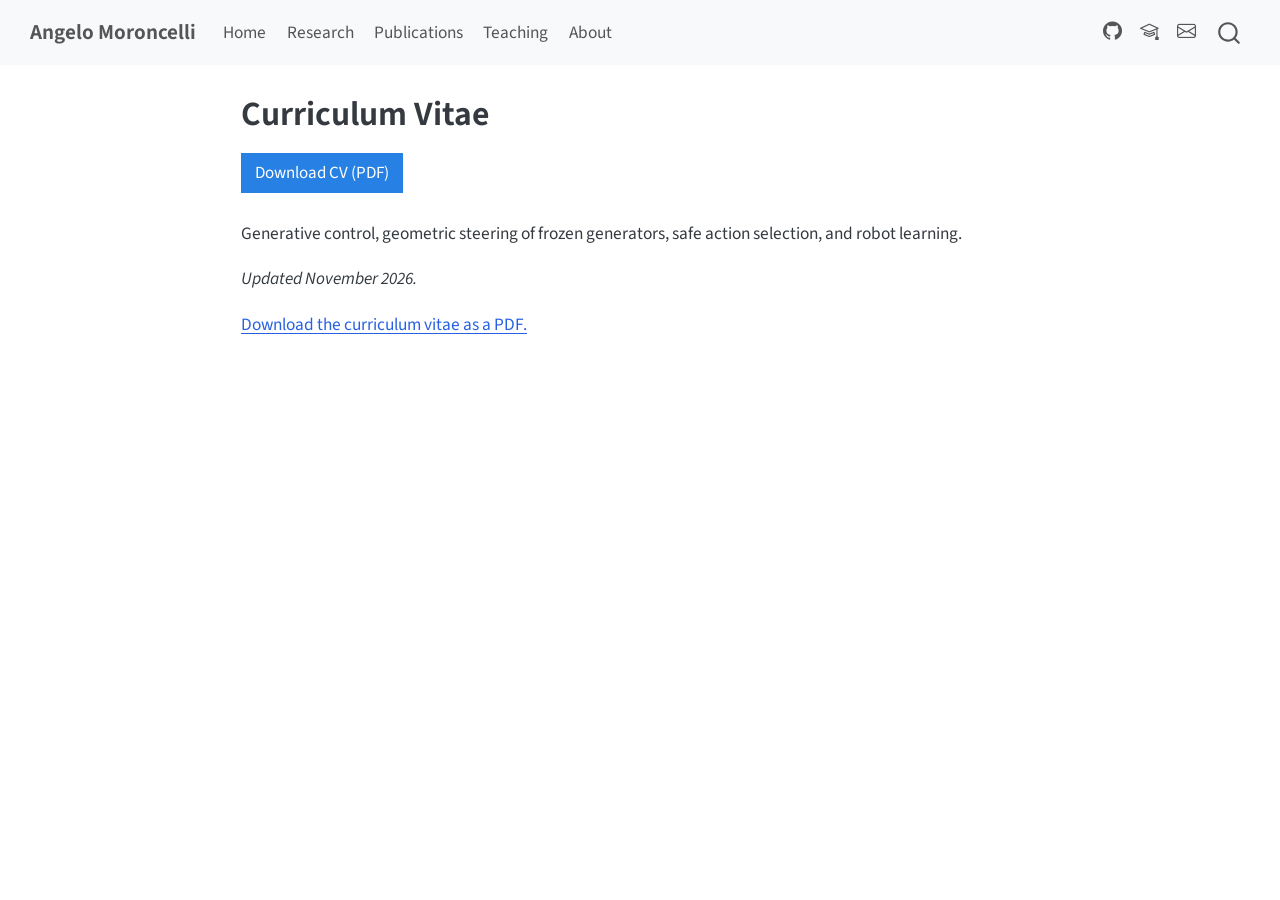
<file: cv.html>
<!DOCTYPE html>
<html xmlns="http://www.w3.org/1999/xhtml" lang="en" xml:lang="en"><head>

<meta charset="utf-8">
<meta name="generator" content="quarto-1.10.18">

<meta name="viewport" content="width=device-width, initial-scale=1.0, user-scalable=yes">


<title>Curriculum Vitae – Angelo Moroncelli</title>
<style>
/* Default styles provided by pandoc.
** See https://pandoc.org/MANUAL.html#variables-for-html for config info.
*/
span.smallcaps{font-variant: small-caps;}
div.columns{display: flex; gap: 1.5em;}
div.column{flex: auto;}
@media screen {
div.columns{gap: min(4vw, 1.5em);}
div.column{overflow-x: auto;}
}
div.hanging-indent{margin-left: 1.5em; text-indent: -1.5em;}
ul.task-list{list-style: none;}
ul.task-list li input[type="checkbox"] {
  width: 0.8em;
  margin: 0 0.8em 0.2em -1em; /* quarto-specific, see https://github.com/quarto-dev/quarto-cli/issues/4556 */ 
  vertical-align: middle;
}
</style>


<script src="site_libs/quarto-nav/quarto-nav.js"></script>
<script src="site_libs/quarto-nav/headroom.min.js"></script>
<script src="site_libs/clipboard/clipboard.min.js"></script>
<script src="site_libs/quarto-search/autocomplete.umd.js"></script>
<script src="site_libs/quarto-search/fuse.min.js"></script>
<script src="site_libs/quarto-search/quarto-search.js"></script>
<meta name="quarto:offset" content="./">
<script src="site_libs/quarto-html/quarto.js" type="module"></script>
<script src="site_libs/quarto-html/tabsets/tabsets.js" type="module"></script>
<script src="site_libs/quarto-html/popper.min.js"></script>
<script src="site_libs/quarto-html/tippy.umd.min.js"></script>
<script src="site_libs/quarto-html/anchor.min.js"></script>
<link href="site_libs/quarto-html/tippy.css" rel="stylesheet">
<link href="site_libs/quarto-html/quarto-syntax-highlighting-64a204ab8560d761af7679ceaba22944.css" rel="stylesheet" id="quarto-text-highlighting-styles">
<script src="site_libs/bootstrap/bootstrap.min.js"></script>
<link href="site_libs/bootstrap/bootstrap-icons.css" rel="stylesheet">
<link href="site_libs/bootstrap/bootstrap-445b8638c3d06994fee0907d791121c4.min.css" rel="stylesheet" append-hash="true" id="quarto-bootstrap" data-mode="light">
<script id="quarto-search-options" type="application/json">{
  "location": "navbar",
  "copy-button": false,
  "collapse-after": 3,
  "panel-placement": "end",
  "type": "overlay",
  "limit": 50,
  "keyboard-shortcut": [
    "f",
    "/",
    "s"
  ],
  "show-item-context": false,
  "language": {
    "search-no-results-text": "No results",
    "search-matching-documents-text": "matching documents",
    "search-copy-link-title": "Copy link to search",
    "search-hide-matches-text": "Hide additional matches",
    "search-more-match-text": "more match in this document",
    "search-more-matches-text": "more matches in this document",
    "search-clear-button-title": "Clear",
    "search-text-placeholder": "",
    "search-detached-cancel-button-title": "Cancel",
    "search-submit-button-title": "Submit",
    "search-label": "Search"
  }
}</script>
<style>html{ scroll-behavior: smooth; }</style>


<link rel="stylesheet" href="styles.css">
</head>

<body class="nav-fixed fullcontent quarto-light">

<div id="quarto-search-results"></div>
  <header id="quarto-header" class="headroom fixed-top">
    <nav class="navbar navbar-expand-lg " data-bs-theme="dark">
      <div class="navbar-container container-fluid">
      <div class="navbar-brand-container mx-auto">
    <a class="navbar-brand" href="./index.html">
    <span class="navbar-title">Angelo Moroncelli</span>
    </a>
  </div>
            <div id="quarto-search" class="" title="Search"></div>
          <button class="navbar-toggler" type="button" data-bs-toggle="collapse" data-bs-target="#navbarCollapse" aria-controls="navbarCollapse" role="menu" aria-expanded="false" aria-label="Toggle navigation" onclick="if (window.quartoToggleHeadroom) { window.quartoToggleHeadroom(); }">
  <span class="navbar-toggler-icon"></span>
</button>
          <div class="collapse navbar-collapse" id="navbarCollapse">
            <ul class="navbar-nav navbar-nav-scroll me-auto">
  <li class="nav-item">
    <a class="nav-link" href="./index.html"> 
<span class="menu-text">Home</span></a>
  </li>  
  <li class="nav-item">
    <a class="nav-link" href="./research.html"> 
<span class="menu-text">Research</span></a>
  </li>  
  <li class="nav-item">
    <a class="nav-link" href="./publications.html"> 
<span class="menu-text">Publications</span></a>
  </li>  
  <li class="nav-item">
    <a class="nav-link" href="./teaching.html"> 
<span class="menu-text">Teaching</span></a>
  </li>  
  <li class="nav-item">
    <a class="nav-link" href="./about.html"> 
<span class="menu-text">About</span></a>
  </li>  
</ul>
            <ul class="navbar-nav navbar-nav-scroll ms-auto">
  <li class="nav-item compact">
    <a class="nav-link" href="https://github.com/clmoro"> <i class="bi bi-github" role="img">
</i> 
<span class="menu-text"></span></a>
  </li>  
  <li class="nav-item compact">
    <a class="nav-link" href="https://scholar.google.com/citations?user=3u1DpR4AAAAJ"> <i class="bi bi-mortarboard" role="img">
</i> 
<span class="menu-text"></span></a>
  </li>  
  <li class="nav-item compact">
    <a class="nav-link" href="mailto:angelo.moroncelli@supsi.ch"> <i class="bi bi-envelope" role="img">
</i> 
<span class="menu-text"></span></a>
  </li>  
</ul>
          </div> <!-- /navcollapse -->
            <div class="quarto-navbar-tools">
</div>
      </div> <!-- /container-fluid -->
    </nav>
</header>
<!-- content -->
<div id="quarto-content" class="quarto-container page-columns page-rows-contents page-layout-article page-navbar">
<!-- sidebar -->
<!-- margin-sidebar -->
    
<!-- main -->
<main class="content" id="quarto-document-content">

<header id="title-block-header" class="quarto-title-block default">
<div class="quarto-title">
<h1 class="title">Curriculum Vitae</h1>
</div>



<div class="quarto-title-meta">

    
  
    
  </div>
  


</header>


<p><a href="files/cv.pdf" class="btn btn-primary">Download CV (PDF)</a></p>
<p>Generative control, geometric steering of frozen generators, safe action selection, and robot learning.</p>
<p><em>Updated November 2026.</em></p>
<object data="files/cv.pdf" type="application/pdf" width="100%" height="1100" aria-label="Angelo Moroncelli's curriculum vitae">
  <p><a href="files/cv.pdf">Download the curriculum vitae as a PDF.</a></p>
</object>



</main> <!-- /main -->
<script id="quarto-html-after-body" type="application/javascript">
  window.document.addEventListener("DOMContentLoaded", function (event) {
    const icon = "";
    const anchorJS = new window.AnchorJS();
    anchorJS.options = {
      placement: 'right',
      icon: icon
    };
    anchorJS.add('.anchored');
    const isCodeAnnotation = (el) => {
      for (const clz of el.classList) {
        if (clz.startsWith('code-annotation-')) {                     
          return true;
        }
      }
      return false;
    }
    const onCopySuccess = function(e) {
      // button target
      const button = e.trigger;
      // don't keep focus
      button.blur();
      // flash "checked"
      button.classList.add('code-copy-button-checked');
      var currentTitle = button.getAttribute("title");
      button.setAttribute("title", "Copied!");
      let tooltip;
      if (window.bootstrap) {
        button.setAttribute("data-bs-toggle", "tooltip");
        button.setAttribute("data-bs-placement", "left");
        button.setAttribute("data-bs-title", "Copied!");
        tooltip = new bootstrap.Tooltip(button, 
          { trigger: "manual", 
            customClass: "code-copy-button-tooltip",
            offset: [0, -8]});
        tooltip.show();    
      }
      setTimeout(function() {
        if (tooltip) {
          tooltip.hide();
          button.removeAttribute("data-bs-title");
          button.removeAttribute("data-bs-toggle");
          button.removeAttribute("data-bs-placement");
        }
        button.setAttribute("title", currentTitle);
        button.classList.remove('code-copy-button-checked');
      }, 1000);
      // clear code selection
      e.clearSelection();
    }
    const getTextToCopy = function(trigger) {
      const outerScaffold = trigger.parentElement.cloneNode(true);
      const codeEl = outerScaffold.querySelector('code');
      for (const childEl of codeEl.children) {
        if (isCodeAnnotation(childEl)) {
          childEl.remove();
        }
      }
      return codeEl.innerText;
    }
    const clipboard = new window.ClipboardJS('.code-copy-button:not([data-in-quarto-modal])', {
      text: getTextToCopy
    });
    clipboard.on('success', onCopySuccess);
    if (window.document.getElementById('quarto-embedded-source-code-modal')) {
      const clipboardModal = new window.ClipboardJS('.code-copy-button[data-in-quarto-modal]', {
        text: getTextToCopy,
        container: window.document.getElementById('quarto-embedded-source-code-modal')
      });
      clipboardModal.on('success', onCopySuccess);
    }
      var localhostRegex = new RegExp(/^(?:http|https):\/\/localhost\:?[0-9]*\//);
      var mailtoRegex = new RegExp(/^mailto:/);
        var filterRegex = new RegExp('/' + window.location.host + '/');
      var isInternal = (href) => {
          return filterRegex.test(href) || localhostRegex.test(href) || mailtoRegex.test(href);
      }
      // Inspect non-navigation links and adorn them if external
     var links = window.document.querySelectorAll('a[href]:not(.nav-link):not(.navbar-brand):not(.toc-action):not(.sidebar-link):not(.sidebar-item-toggle):not(.pagination-link):not(.no-external):not([aria-hidden]):not(.dropdown-item):not(.quarto-navigation-tool):not(.about-link)');
      for (var i=0; i<links.length; i++) {
        const link = links[i];
        if (!isInternal(link.href)) {
          // undo the damage that might have been done by quarto-nav.js in the case of
          // links that we want to consider external
          if (link.dataset.originalHref !== undefined) {
            link.href = link.dataset.originalHref;
          }
        }
      }
    function tippyHover(el, contentFn, onTriggerFn, onUntriggerFn) {
      const config = {
        allowHTML: true,
        maxWidth: 500,
        delay: 100,
        arrow: false,
        appendTo: function(el) {
            return el.parentElement;
        },
        interactive: true,
        interactiveBorder: 10,
        theme: 'quarto',
        placement: 'bottom-start',
      };
      if (contentFn) {
        config.content = contentFn;
      }
      if (onTriggerFn) {
        config.onTrigger = onTriggerFn;
      }
      if (onUntriggerFn) {
        config.onUntrigger = onUntriggerFn;
      }
      window.tippy(el, config); 
    }
    const noterefs = window.document.querySelectorAll('a[role="doc-noteref"]');
    for (var i=0; i<noterefs.length; i++) {
      const ref = noterefs[i];
      tippyHover(ref, function() {
        // use id or data attribute instead here
        let href = ref.getAttribute('data-footnote-href') || ref.getAttribute('href');
        try { href = new URL(href).hash; } catch {}
        const id = href.replace(/^#\/?/, "");
        const note = window.document.getElementById(id);
        if (note) {
          return note.innerHTML;
        } else {
          return "";
        }
      });
    }
    const xrefs = window.document.querySelectorAll('a.quarto-xref');
    const processXRef = (id, note) => {
      // Strip column container classes
      const stripColumnClz = (el) => {
        el.classList.remove("page-full", "page-columns");
        if (el.children) {
          for (const child of el.children) {
            stripColumnClz(child);
          }
        }
      }
      stripColumnClz(note)
      if (id === null || id.startsWith('sec-')) {
        // Special case sections, only their first couple elements
        const container = document.createElement("div");
        if (note.children && note.children.length > 2) {
          container.appendChild(note.children[0].cloneNode(true));
          for (let i = 1; i < note.children.length; i++) {
            const child = note.children[i];
            if (child.tagName === "P" && child.innerText === "") {
              continue;
            } else {
              container.appendChild(child.cloneNode(true));
              break;
            }
          }
          if (window.Quarto?.typesetMath) {
            window.Quarto.typesetMath(container);
          }
          return container.innerHTML
        } else {
          if (window.Quarto?.typesetMath) {
            window.Quarto.typesetMath(note);
          }
          return note.innerHTML;
        }
      } else {
        // Remove any anchor links if they are present
        const anchorLink = note.querySelector('a.anchorjs-link');
        if (anchorLink) {
          anchorLink.remove();
        }
        if (window.Quarto?.typesetMath) {
          window.Quarto.typesetMath(note);
        }
        if (note.classList.contains("callout")) {
          return note.outerHTML;
        } else {
          return note.innerHTML;
        }
      }
    }
    for (var i=0; i<xrefs.length; i++) {
      const xref = xrefs[i];
      tippyHover(xref, undefined, function(instance) {
        instance.disable();
        let url = xref.getAttribute('href');
        let hash = undefined; 
        if (url.startsWith('#')) {
          hash = url;
        } else {
          try { hash = new URL(url).hash; } catch {}
        }
        if (hash) {
          const id = hash.replace(/^#\/?/, "");
          const note = window.document.getElementById(id);
          if (note !== null) {
            try {
              const html = processXRef(id, note.cloneNode(true));
              instance.setContent(html);
            } finally {
              instance.enable();
              instance.show();
            }
          } else {
            // See if we can fetch this
            fetch(url.split('#')[0])
            .then(res => res.text())
            .then(html => {
              const parser = new DOMParser();
              const htmlDoc = parser.parseFromString(html, "text/html");
              const note = htmlDoc.getElementById(id);
              if (note !== null) {
                const html = processXRef(id, note);
                instance.setContent(html);
              } 
            }).finally(() => {
              instance.enable();
              instance.show();
            });
          }
        } else {
          // See if we can fetch a full url (with no hash to target)
          // This is a special case and we should probably do some content thinning / targeting
          fetch(url)
          .then(res => res.text())
          .then(html => {
            const parser = new DOMParser();
            const htmlDoc = parser.parseFromString(html, "text/html");
            const note = htmlDoc.querySelector('main.content');
            if (note !== null) {
              // This should only happen for chapter cross references
              // (since there is no id in the URL)
              // remove the first header
              if (note.children.length > 0 && note.children[0].tagName === "HEADER") {
                note.children[0].remove();
              }
              const html = processXRef(null, note);
              instance.setContent(html);
            } 
          }).finally(() => {
            instance.enable();
            instance.show();
          });
        }
      }, function(instance) {
      });
    }
        let selectedAnnoteEl;
        const selectorForAnnotation = ( cell, annotation) => {
          let cellAttr = 'data-code-cell="' + cell + '"';
          let lineAttr = 'data-code-annotation="' +  annotation + '"';
          const selector = 'span[' + cellAttr + '][' + lineAttr + ']';
          return selector;
        }
        const selectCodeLines = (annoteEl) => {
          const doc = window.document;
          const targetCell = annoteEl.getAttribute("data-target-cell");
          const targetAnnotation = annoteEl.getAttribute("data-target-annotation");
          const annoteSpan = window.document.querySelector(selectorForAnnotation(targetCell, targetAnnotation));
          const lines = annoteSpan.getAttribute("data-code-lines").split(",");
          const lineIds = lines.map((line) => {
            return targetCell + "-" + line;
          })
          let top = null;
          let height = null;
          let parent = null;
          if (lineIds.length > 0) {
              //compute the position of the single el (top and bottom and make a div)
              const el = window.document.getElementById(lineIds[0]);
              top = el.offsetTop;
              height = el.offsetHeight;
              parent = el.parentElement.parentElement;
            if (lineIds.length > 1) {
              const lastEl = window.document.getElementById(lineIds[lineIds.length - 1]);
              const bottom = lastEl.offsetTop + lastEl.offsetHeight;
              height = bottom - top;
            }
            if (top !== null && height !== null && parent !== null) {
              // cook up a div (if necessary) and position it 
              let div = window.document.getElementById("code-annotation-line-highlight");
              if (div === null) {
                div = window.document.createElement("div");
                div.setAttribute("id", "code-annotation-line-highlight");
                div.style.position = 'absolute';
                parent.appendChild(div);
              }
              div.style.top = top - 2 + "px";
              div.style.height = height + 4 + "px";
              div.style.left = 0;
              let gutterDiv = window.document.getElementById("code-annotation-line-highlight-gutter");
              if (gutterDiv === null) {
                gutterDiv = window.document.createElement("div");
                gutterDiv.setAttribute("id", "code-annotation-line-highlight-gutter");
                gutterDiv.style.position = 'absolute';
                const codeCell = window.document.getElementById(targetCell);
                const gutter = codeCell.querySelector('.code-annotation-gutter');
                gutter.appendChild(gutterDiv);
              }
              gutterDiv.style.top = top - 2 + "px";
              gutterDiv.style.height = height + 4 + "px";
            }
            selectedAnnoteEl = annoteEl;
          }
        };
        const unselectCodeLines = () => {
          const elementsIds = ["code-annotation-line-highlight", "code-annotation-line-highlight-gutter"];
          elementsIds.forEach((elId) => {
            const div = window.document.getElementById(elId);
            if (div) {
              div.remove();
            }
          });
          selectedAnnoteEl = undefined;
        };
          // Handle positioning of the toggle
      window.addEventListener(
        "resize",
        throttle(() => {
          elRect = undefined;
          if (selectedAnnoteEl) {
            selectCodeLines(selectedAnnoteEl);
          }
        }, 10)
      );
      function throttle(fn, ms) {
      let throttle = false;
      let timer;
        return (...args) => {
          if(!throttle) { // first call gets through
              fn.apply(this, args);
              throttle = true;
          } else { // all the others get throttled
              if(timer) clearTimeout(timer); // cancel #2
              timer = setTimeout(() => {
                fn.apply(this, args);
                timer = throttle = false;
              }, ms);
          }
        };
      }
        // Attach click handler to the DT
        const annoteDls = window.document.querySelectorAll('dt[data-target-cell]');
        for (const annoteDlNode of annoteDls) {
          annoteDlNode.addEventListener('click', (event) => {
            const clickedEl = event.target;
            if (clickedEl !== selectedAnnoteEl) {
              unselectCodeLines();
              const activeEl = window.document.querySelector('dt[data-target-cell].code-annotation-active');
              if (activeEl) {
                activeEl.classList.remove('code-annotation-active');
              }
              selectCodeLines(clickedEl);
              clickedEl.classList.add('code-annotation-active');
            } else {
              // Unselect the line
              unselectCodeLines();
              clickedEl.classList.remove('code-annotation-active');
            }
          });
        }
    const findCites = (el) => {
      const parentEl = el.parentElement;
      if (parentEl) {
        const cites = parentEl.dataset.cites;
        if (cites) {
          return {
            el,
            cites: cites.split(' ')
          };
        } else {
          return findCites(el.parentElement)
        }
      } else {
        return undefined;
      }
    };
    var bibliorefs = window.document.querySelectorAll('a[role="doc-biblioref"]');
    for (var i=0; i<bibliorefs.length; i++) {
      const ref = bibliorefs[i];
      const citeInfo = findCites(ref);
      if (citeInfo) {
        tippyHover(citeInfo.el, function() {
          var popup = window.document.createElement('div');
          citeInfo.cites.forEach(function(cite) {
            var citeDiv = window.document.createElement('div');
            citeDiv.classList.add('hanging-indent');
            citeDiv.classList.add('csl-entry');
            var biblioDiv = window.document.getElementById('ref-' + cite);
            if (biblioDiv) {
              citeDiv.innerHTML = biblioDiv.innerHTML;
            }
            popup.appendChild(citeDiv);
          });
          return popup.innerHTML;
        });
      }
    }
  });
  </script>
</div> <!-- /content -->




<script src="site_libs/quarto-html/zenscroll-min.js"></script>
</body></html>
</file>
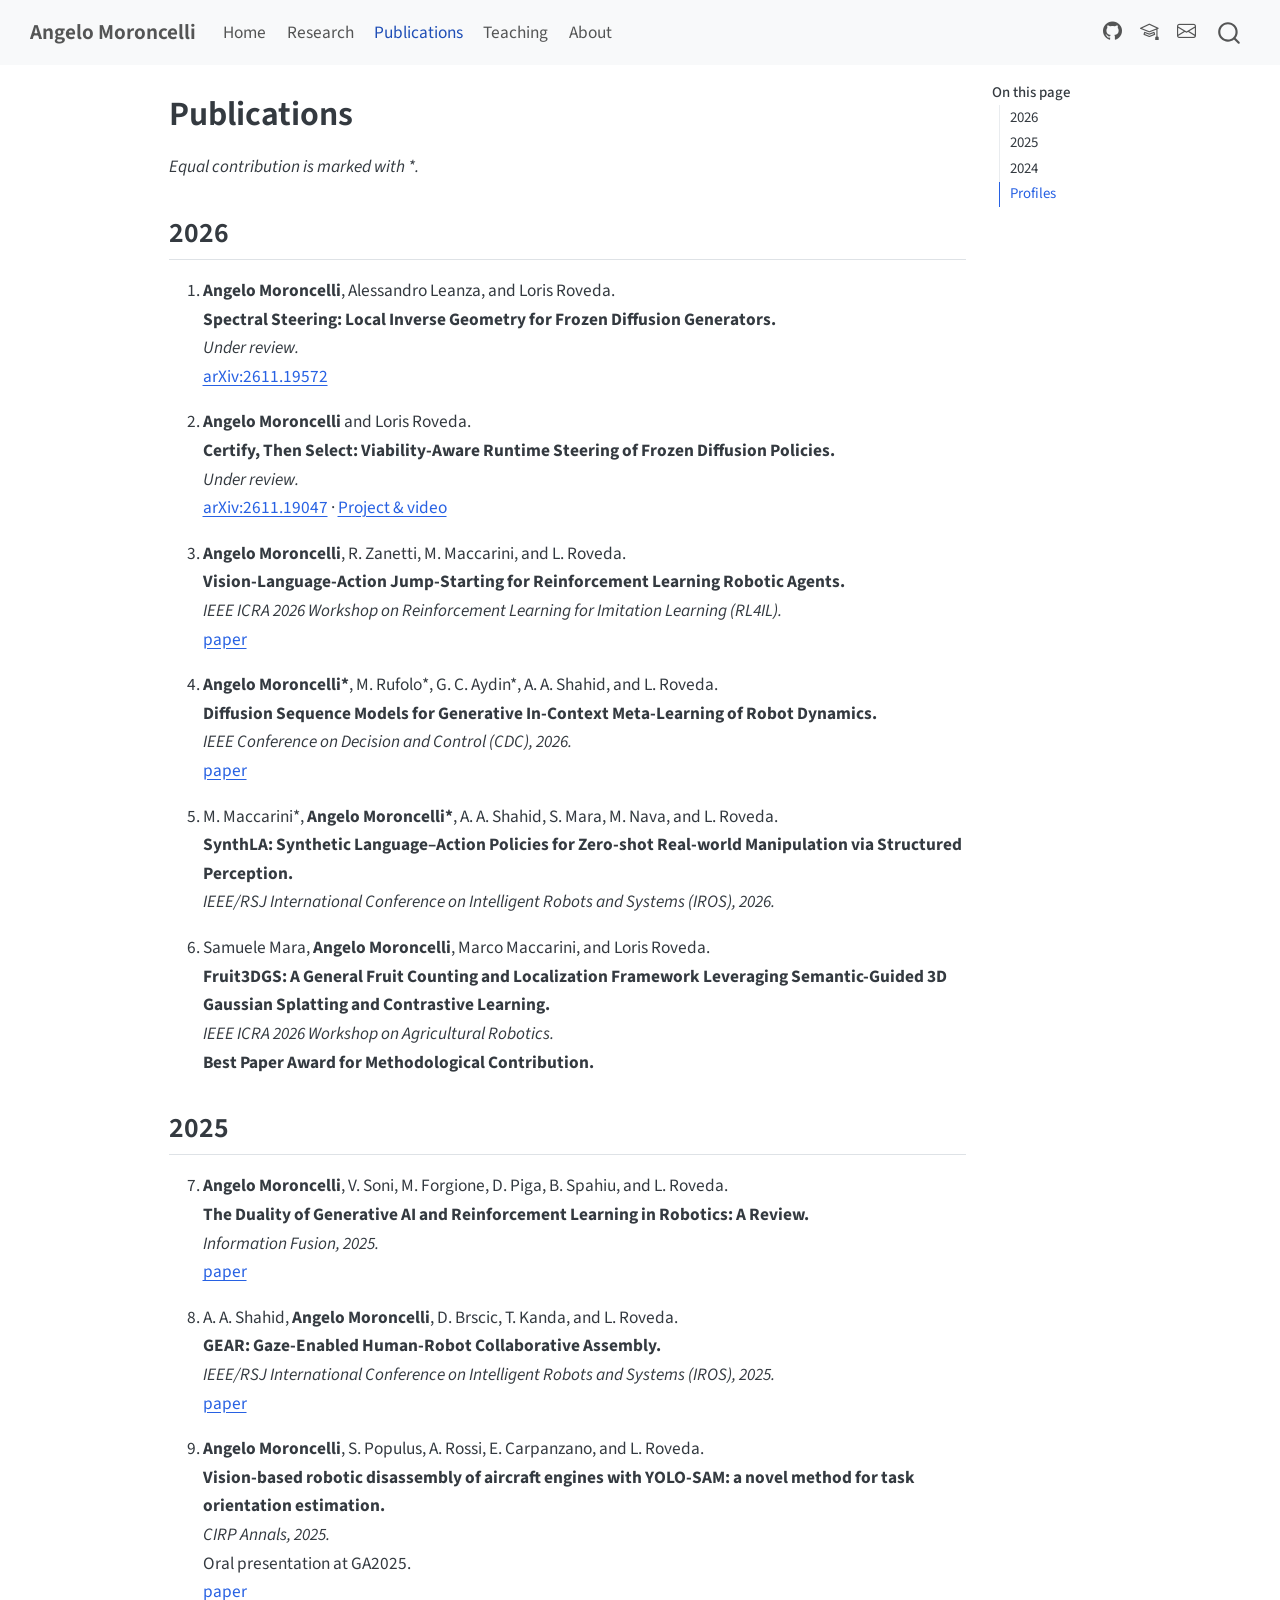
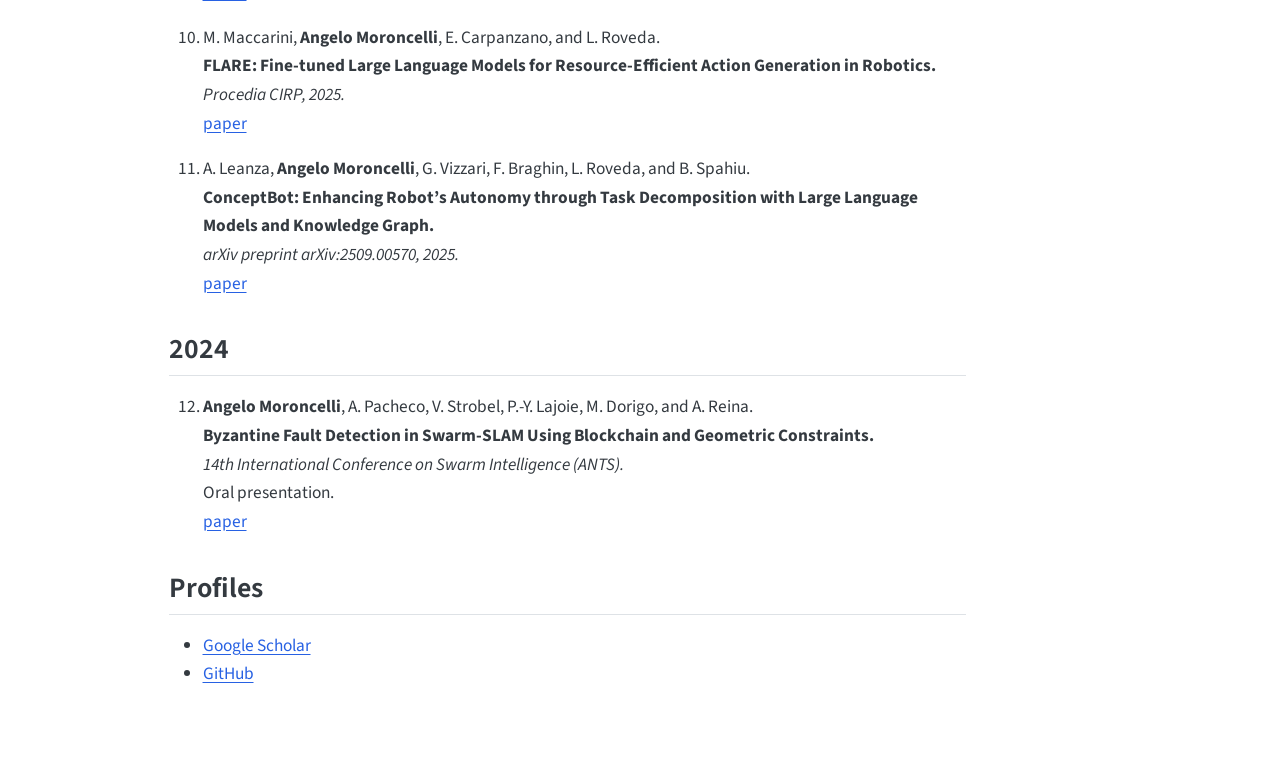
<file: publications.html>
<!DOCTYPE html>
<html xmlns="http://www.w3.org/1999/xhtml" lang="en" xml:lang="en"><head>

<meta charset="utf-8">
<meta name="generator" content="quarto-1.10.18">

<meta name="viewport" content="width=device-width, initial-scale=1.0, user-scalable=yes">


<title>Publications – Angelo Moroncelli</title>
<style>
/* Default styles provided by pandoc.
** See https://pandoc.org/MANUAL.html#variables-for-html for config info.
*/
span.smallcaps{font-variant: small-caps;}
div.columns{display: flex; gap: 1.5em;}
div.column{flex: auto;}
@media screen {
div.columns{gap: min(4vw, 1.5em);}
div.column{overflow-x: auto;}
}
div.hanging-indent{margin-left: 1.5em; text-indent: -1.5em;}
ul.task-list{list-style: none;}
ul.task-list li input[type="checkbox"] {
  width: 0.8em;
  margin: 0 0.8em 0.2em -1em; /* quarto-specific, see https://github.com/quarto-dev/quarto-cli/issues/4556 */ 
  vertical-align: middle;
}
</style>


<script src="site_libs/quarto-nav/quarto-nav.js"></script>
<script src="site_libs/quarto-nav/headroom.min.js"></script>
<script src="site_libs/clipboard/clipboard.min.js"></script>
<script src="site_libs/quarto-search/autocomplete.umd.js"></script>
<script src="site_libs/quarto-search/fuse.min.js"></script>
<script src="site_libs/quarto-search/quarto-search.js"></script>
<meta name="quarto:offset" content="./">
<script src="site_libs/quarto-html/quarto.js" type="module"></script>
<script src="site_libs/quarto-html/tabsets/tabsets.js" type="module"></script>
<script src="site_libs/quarto-html/popper.min.js"></script>
<script src="site_libs/quarto-html/tippy.umd.min.js"></script>
<script src="site_libs/quarto-html/anchor.min.js"></script>
<link href="site_libs/quarto-html/tippy.css" rel="stylesheet">
<link href="site_libs/quarto-html/quarto-syntax-highlighting-64a204ab8560d761af7679ceaba22944.css" rel="stylesheet" id="quarto-text-highlighting-styles">
<script src="site_libs/bootstrap/bootstrap.min.js"></script>
<link href="site_libs/bootstrap/bootstrap-icons.css" rel="stylesheet">
<link href="site_libs/bootstrap/bootstrap-445b8638c3d06994fee0907d791121c4.min.css" rel="stylesheet" append-hash="true" id="quarto-bootstrap" data-mode="light">
<script id="quarto-search-options" type="application/json">{
  "location": "navbar",
  "copy-button": false,
  "collapse-after": 3,
  "panel-placement": "end",
  "type": "overlay",
  "limit": 50,
  "keyboard-shortcut": [
    "f",
    "/",
    "s"
  ],
  "show-item-context": false,
  "language": {
    "search-no-results-text": "No results",
    "search-matching-documents-text": "matching documents",
    "search-copy-link-title": "Copy link to search",
    "search-hide-matches-text": "Hide additional matches",
    "search-more-match-text": "more match in this document",
    "search-more-matches-text": "more matches in this document",
    "search-clear-button-title": "Clear",
    "search-text-placeholder": "",
    "search-detached-cancel-button-title": "Cancel",
    "search-submit-button-title": "Submit",
    "search-label": "Search"
  }
}</script>
<style>html{ scroll-behavior: smooth; }</style>


<link rel="stylesheet" href="styles.css">
</head>

<body class="nav-fixed quarto-light">

<div id="quarto-search-results"></div>
  <header id="quarto-header" class="headroom fixed-top">
    <nav class="navbar navbar-expand-lg " data-bs-theme="dark">
      <div class="navbar-container container-fluid">
      <div class="navbar-brand-container mx-auto">
    <a class="navbar-brand" href="./index.html">
    <span class="navbar-title">Angelo Moroncelli</span>
    </a>
  </div>
            <div id="quarto-search" class="" title="Search"></div>
          <button class="navbar-toggler" type="button" data-bs-toggle="collapse" data-bs-target="#navbarCollapse" aria-controls="navbarCollapse" role="menu" aria-expanded="false" aria-label="Toggle navigation" onclick="if (window.quartoToggleHeadroom) { window.quartoToggleHeadroom(); }">
  <span class="navbar-toggler-icon"></span>
</button>
          <div class="collapse navbar-collapse" id="navbarCollapse">
            <ul class="navbar-nav navbar-nav-scroll me-auto">
  <li class="nav-item">
    <a class="nav-link" href="./index.html"> 
<span class="menu-text">Home</span></a>
  </li>  
  <li class="nav-item">
    <a class="nav-link" href="./research.html"> 
<span class="menu-text">Research</span></a>
  </li>  
  <li class="nav-item">
    <a class="nav-link active" href="./publications.html" aria-current="page"> 
<span class="menu-text">Publications</span></a>
  </li>  
  <li class="nav-item">
    <a class="nav-link" href="./teaching.html"> 
<span class="menu-text">Teaching</span></a>
  </li>  
  <li class="nav-item">
    <a class="nav-link" href="./about.html"> 
<span class="menu-text">About</span></a>
  </li>  
</ul>
            <ul class="navbar-nav navbar-nav-scroll ms-auto">
  <li class="nav-item compact">
    <a class="nav-link" href="https://github.com/clmoro"> <i class="bi bi-github" role="img">
</i> 
<span class="menu-text"></span></a>
  </li>  
  <li class="nav-item compact">
    <a class="nav-link" href="https://scholar.google.com/citations?user=3u1DpR4AAAAJ"> <i class="bi bi-mortarboard" role="img">
</i> 
<span class="menu-text"></span></a>
  </li>  
  <li class="nav-item compact">
    <a class="nav-link" href="mailto:angelo.moroncelli@supsi.ch"> <i class="bi bi-envelope" role="img">
</i> 
<span class="menu-text"></span></a>
  </li>  
</ul>
          </div> <!-- /navcollapse -->
            <div class="quarto-navbar-tools">
</div>
      </div> <!-- /container-fluid -->
    </nav>
</header>
<!-- content -->
<div id="quarto-content" class="quarto-container page-columns page-rows-contents page-layout-article page-navbar">
<!-- sidebar -->
<!-- margin-sidebar -->
    <div id="quarto-margin-sidebar" class="sidebar margin-sidebar">
        <nav id="TOC" role="doc-toc" class="toc-active">
    <h2 id="toc-title">On this page</h2>
   
  <ul>
  <li><a href="#section" id="toc-section" class="nav-link active" data-scroll-target="#section">2026</a></li>
  <li><a href="#section-1" id="toc-section-1" class="nav-link" data-scroll-target="#section-1">2025</a></li>
  <li><a href="#section-2" id="toc-section-2" class="nav-link" data-scroll-target="#section-2">2024</a></li>
  <li><a href="#profiles" id="toc-profiles" class="nav-link" data-scroll-target="#profiles">Profiles</a></li>
  </ul>
</nav>
    </div>
<!-- main -->
<main class="content" id="quarto-document-content">

<header id="title-block-header" class="quarto-title-block default">
<div class="quarto-title">
<h1 class="title">Publications</h1>
</div>



<div class="quarto-title-meta">

    
  
    
  </div>
  


</header>


<p><em>Equal contribution is marked with *.</em></p>
<section id="section" class="level2">
<h2 class="anchored" data-anchor-id="section">2026</h2>
<ol type="1">
<li><p><strong>Angelo Moroncelli</strong>, Alessandro Leanza, and Loris Roveda.<br>
<strong>Spectral Steering: Local Inverse Geometry for Frozen Diffusion Generators.</strong><br>
<em>Under review.</em><br>
<a href="https://arxiv.org/abs/2611.19572">arXiv:2611.19572</a></p></li>
<li><p><strong>Angelo Moroncelli</strong> and Loris Roveda.<br>
<strong>Certify, Then Select: Viability-Aware Runtime Steering of Frozen Diffusion Policies.</strong><br>
<em>Under review.</em><br>
<a href="https://arxiv.org/abs/2611.19047">arXiv:2611.19047</a> · <a href="https://clmoro.github.io/cast/">Project &amp; video</a></p></li>
<li><p><strong>Angelo Moroncelli</strong>, R. Zanetti, M. Maccarini, and L. Roveda.<br>
<strong>Vision-Language-Action Jump-Starting for Reinforcement Learning Robotic Agents.</strong><br>
<em>IEEE ICRA 2026 Workshop on Reinforcement Learning for Imitation Learning (RL4IL).</em><br>
<a href="https://arxiv.org/abs/2604.13733">paper</a></p></li>
<li><p><strong>Angelo Moroncelli*</strong>, M. Rufolo*, G. C. Aydin*, A. A. Shahid, and L. Roveda.<br>
<strong>Diffusion Sequence Models for Generative In-Context Meta-Learning of Robot Dynamics.</strong><br>
<em>IEEE Conference on Decision and Control (CDC), 2026.</em><br>
<a href="https://arxiv.org/abs/2604.13366">paper</a></p></li>
<li><p>M. Maccarini*, <strong>Angelo Moroncelli*</strong>, A. A. Shahid, S. Mara, M. Nava, and L. Roveda.<br>
<strong>SynthLA: Synthetic Language–Action Policies for Zero-shot Real-world Manipulation via Structured Perception.</strong><br>
<em>IEEE/RSJ International Conference on Intelligent Robots and Systems (IROS), 2026.</em></p></li>
<li><p>Samuele Mara, <strong>Angelo Moroncelli</strong>, Marco Maccarini, and Loris Roveda.<br>
<strong>Fruit3DGS: A General Fruit Counting and Localization Framework Leveraging Semantic-Guided 3D Gaussian Splatting and Contrastive Learning.</strong><br>
<em>IEEE ICRA 2026 Workshop on Agricultural Robotics.</em><br>
<strong>Best Paper Award for Methodological Contribution.</strong></p></li>
</ol>
</section>
<section id="section-1" class="level2">
<h2 class="anchored" data-anchor-id="section-1">2025</h2>
<ol start="7" type="1">
<li><p><strong>Angelo Moroncelli</strong>, V. Soni, M. Forgione, D. Piga, B. Spahiu, and L. Roveda.<br>
<strong>The Duality of Generative AI and Reinforcement Learning in Robotics: A Review.</strong><br>
<em>Information Fusion, 2025.</em><br>
<a href="https://www.sciencedirect.com/science/article/pii/S1566253525010656">paper</a></p></li>
<li><p>A. A. Shahid, <strong>Angelo Moroncelli</strong>, D. Brscic, T. Kanda, and L. Roveda.<br>
<strong>GEAR: Gaze-Enabled Human-Robot Collaborative Assembly.</strong><br>
<em>IEEE/RSJ International Conference on Intelligent Robots and Systems (IROS), 2025.</em><br>
<a href="https://ieeexplore.ieee.org/abstract/document/11247310">paper</a></p></li>
<li><p><strong>Angelo Moroncelli</strong>, S. Populus, A. Rossi, E. Carpanzano, and L. Roveda.<br>
<strong>Vision-based robotic disassembly of aircraft engines with YOLO-SAM: a novel method for task orientation estimation.</strong><br>
<em>CIRP Annals, 2025.</em><br>
Oral presentation at GA2025.<br>
<a href="https://www.sciencedirect.com/science/article/pii/S0007850625001106">paper</a></p></li>
<li><p>M. Maccarini, <strong>Angelo Moroncelli</strong>, E. Carpanzano, and L. Roveda.<br>
<strong>FLARE: Fine-tuned Large Language Models for Resource-Efficient Action Generation in Robotics.</strong><br>
<em>Procedia CIRP, 2025.</em><br>
<a href="https://www.sciencedirect.com/science/article/pii/S2212827125005761">paper</a></p></li>
<li><p>A. Leanza, <strong>Angelo Moroncelli</strong>, G. Vizzari, F. Braghin, L. Roveda, and B. Spahiu.<br>
<strong>ConceptBot: Enhancing Robot’s Autonomy through Task Decomposition with Large Language Models and Knowledge Graph.</strong><br>
<em>arXiv preprint arXiv:2509.00570, 2025.</em><br>
<a href="https://arxiv.org/abs/2509.00570">paper</a></p></li>
</ol>
</section>
<section id="section-2" class="level2">
<h2 class="anchored" data-anchor-id="section-2">2024</h2>
<ol start="12" type="1">
<li><strong>Angelo Moroncelli</strong>, A. Pacheco, V. Strobel, P.-Y. Lajoie, M. Dorigo, and A. Reina.<br>
<strong>Byzantine Fault Detection in Swarm-SLAM Using Blockchain and Geometric Constraints.</strong><br>
<em>14th International Conference on Swarm Intelligence (ANTS).</em><br>
Oral presentation.<br>
<a href="https://link.springer.com/chapter/10.1007/978-3-031-70932-6_4">paper</a></li>
</ol>
</section>
<section id="profiles" class="level2">
<h2 class="anchored" data-anchor-id="profiles">Profiles</h2>
<ul>
<li><a href="https://scholar.google.com/citations?user=3u1DpR4AAAAJ">Google Scholar</a></li>
<li><a href="https://github.com/clmoro">GitHub</a></li>
</ul>


</section>

</main> <!-- /main -->
<script id="quarto-html-after-body" type="application/javascript">
  window.document.addEventListener("DOMContentLoaded", function (event) {
    const icon = "";
    const anchorJS = new window.AnchorJS();
    anchorJS.options = {
      placement: 'right',
      icon: icon
    };
    anchorJS.add('.anchored');
    const isCodeAnnotation = (el) => {
      for (const clz of el.classList) {
        if (clz.startsWith('code-annotation-')) {                     
          return true;
        }
      }
      return false;
    }
    const onCopySuccess = function(e) {
      // button target
      const button = e.trigger;
      // don't keep focus
      button.blur();
      // flash "checked"
      button.classList.add('code-copy-button-checked');
      var currentTitle = button.getAttribute("title");
      button.setAttribute("title", "Copied!");
      let tooltip;
      if (window.bootstrap) {
        button.setAttribute("data-bs-toggle", "tooltip");
        button.setAttribute("data-bs-placement", "left");
        button.setAttribute("data-bs-title", "Copied!");
        tooltip = new bootstrap.Tooltip(button, 
          { trigger: "manual", 
            customClass: "code-copy-button-tooltip",
            offset: [0, -8]});
        tooltip.show();    
      }
      setTimeout(function() {
        if (tooltip) {
          tooltip.hide();
          button.removeAttribute("data-bs-title");
          button.removeAttribute("data-bs-toggle");
          button.removeAttribute("data-bs-placement");
        }
        button.setAttribute("title", currentTitle);
        button.classList.remove('code-copy-button-checked');
      }, 1000);
      // clear code selection
      e.clearSelection();
    }
    const getTextToCopy = function(trigger) {
      const outerScaffold = trigger.parentElement.cloneNode(true);
      const codeEl = outerScaffold.querySelector('code');
      for (const childEl of codeEl.children) {
        if (isCodeAnnotation(childEl)) {
          childEl.remove();
        }
      }
      return codeEl.innerText;
    }
    const clipboard = new window.ClipboardJS('.code-copy-button:not([data-in-quarto-modal])', {
      text: getTextToCopy
    });
    clipboard.on('success', onCopySuccess);
    if (window.document.getElementById('quarto-embedded-source-code-modal')) {
      const clipboardModal = new window.ClipboardJS('.code-copy-button[data-in-quarto-modal]', {
        text: getTextToCopy,
        container: window.document.getElementById('quarto-embedded-source-code-modal')
      });
      clipboardModal.on('success', onCopySuccess);
    }
      var localhostRegex = new RegExp(/^(?:http|https):\/\/localhost\:?[0-9]*\//);
      var mailtoRegex = new RegExp(/^mailto:/);
        var filterRegex = new RegExp('/' + window.location.host + '/');
      var isInternal = (href) => {
          return filterRegex.test(href) || localhostRegex.test(href) || mailtoRegex.test(href);
      }
      // Inspect non-navigation links and adorn them if external
     var links = window.document.querySelectorAll('a[href]:not(.nav-link):not(.navbar-brand):not(.toc-action):not(.sidebar-link):not(.sidebar-item-toggle):not(.pagination-link):not(.no-external):not([aria-hidden]):not(.dropdown-item):not(.quarto-navigation-tool):not(.about-link)');
      for (var i=0; i<links.length; i++) {
        const link = links[i];
        if (!isInternal(link.href)) {
          // undo the damage that might have been done by quarto-nav.js in the case of
          // links that we want to consider external
          if (link.dataset.originalHref !== undefined) {
            link.href = link.dataset.originalHref;
          }
        }
      }
    function tippyHover(el, contentFn, onTriggerFn, onUntriggerFn) {
      const config = {
        allowHTML: true,
        maxWidth: 500,
        delay: 100,
        arrow: false,
        appendTo: function(el) {
            return el.parentElement;
        },
        interactive: true,
        interactiveBorder: 10,
        theme: 'quarto',
        placement: 'bottom-start',
      };
      if (contentFn) {
        config.content = contentFn;
      }
      if (onTriggerFn) {
        config.onTrigger = onTriggerFn;
      }
      if (onUntriggerFn) {
        config.onUntrigger = onUntriggerFn;
      }
      window.tippy(el, config); 
    }
    const noterefs = window.document.querySelectorAll('a[role="doc-noteref"]');
    for (var i=0; i<noterefs.length; i++) {
      const ref = noterefs[i];
      tippyHover(ref, function() {
        // use id or data attribute instead here
        let href = ref.getAttribute('data-footnote-href') || ref.getAttribute('href');
        try { href = new URL(href).hash; } catch {}
        const id = href.replace(/^#\/?/, "");
        const note = window.document.getElementById(id);
        if (note) {
          return note.innerHTML;
        } else {
          return "";
        }
      });
    }
    const xrefs = window.document.querySelectorAll('a.quarto-xref');
    const processXRef = (id, note) => {
      // Strip column container classes
      const stripColumnClz = (el) => {
        el.classList.remove("page-full", "page-columns");
        if (el.children) {
          for (const child of el.children) {
            stripColumnClz(child);
          }
        }
      }
      stripColumnClz(note)
      if (id === null || id.startsWith('sec-')) {
        // Special case sections, only their first couple elements
        const container = document.createElement("div");
        if (note.children && note.children.length > 2) {
          container.appendChild(note.children[0].cloneNode(true));
          for (let i = 1; i < note.children.length; i++) {
            const child = note.children[i];
            if (child.tagName === "P" && child.innerText === "") {
              continue;
            } else {
              container.appendChild(child.cloneNode(true));
              break;
            }
          }
          if (window.Quarto?.typesetMath) {
            window.Quarto.typesetMath(container);
          }
          return container.innerHTML
        } else {
          if (window.Quarto?.typesetMath) {
            window.Quarto.typesetMath(note);
          }
          return note.innerHTML;
        }
      } else {
        // Remove any anchor links if they are present
        const anchorLink = note.querySelector('a.anchorjs-link');
        if (anchorLink) {
          anchorLink.remove();
        }
        if (window.Quarto?.typesetMath) {
          window.Quarto.typesetMath(note);
        }
        if (note.classList.contains("callout")) {
          return note.outerHTML;
        } else {
          return note.innerHTML;
        }
      }
    }
    for (var i=0; i<xrefs.length; i++) {
      const xref = xrefs[i];
      tippyHover(xref, undefined, function(instance) {
        instance.disable();
        let url = xref.getAttribute('href');
        let hash = undefined; 
        if (url.startsWith('#')) {
          hash = url;
        } else {
          try { hash = new URL(url).hash; } catch {}
        }
        if (hash) {
          const id = hash.replace(/^#\/?/, "");
          const note = window.document.getElementById(id);
          if (note !== null) {
            try {
              const html = processXRef(id, note.cloneNode(true));
              instance.setContent(html);
            } finally {
              instance.enable();
              instance.show();
            }
          } else {
            // See if we can fetch this
            fetch(url.split('#')[0])
            .then(res => res.text())
            .then(html => {
              const parser = new DOMParser();
              const htmlDoc = parser.parseFromString(html, "text/html");
              const note = htmlDoc.getElementById(id);
              if (note !== null) {
                const html = processXRef(id, note);
                instance.setContent(html);
              } 
            }).finally(() => {
              instance.enable();
              instance.show();
            });
          }
        } else {
          // See if we can fetch a full url (with no hash to target)
          // This is a special case and we should probably do some content thinning / targeting
          fetch(url)
          .then(res => res.text())
          .then(html => {
            const parser = new DOMParser();
            const htmlDoc = parser.parseFromString(html, "text/html");
            const note = htmlDoc.querySelector('main.content');
            if (note !== null) {
              // This should only happen for chapter cross references
              // (since there is no id in the URL)
              // remove the first header
              if (note.children.length > 0 && note.children[0].tagName === "HEADER") {
                note.children[0].remove();
              }
              const html = processXRef(null, note);
              instance.setContent(html);
            } 
          }).finally(() => {
            instance.enable();
            instance.show();
          });
        }
      }, function(instance) {
      });
    }
        let selectedAnnoteEl;
        const selectorForAnnotation = ( cell, annotation) => {
          let cellAttr = 'data-code-cell="' + cell + '"';
          let lineAttr = 'data-code-annotation="' +  annotation + '"';
          const selector = 'span[' + cellAttr + '][' + lineAttr + ']';
          return selector;
        }
        const selectCodeLines = (annoteEl) => {
          const doc = window.document;
          const targetCell = annoteEl.getAttribute("data-target-cell");
          const targetAnnotation = annoteEl.getAttribute("data-target-annotation");
          const annoteSpan = window.document.querySelector(selectorForAnnotation(targetCell, targetAnnotation));
          const lines = annoteSpan.getAttribute("data-code-lines").split(",");
          const lineIds = lines.map((line) => {
            return targetCell + "-" + line;
          })
          let top = null;
          let height = null;
          let parent = null;
          if (lineIds.length > 0) {
              //compute the position of the single el (top and bottom and make a div)
              const el = window.document.getElementById(lineIds[0]);
              top = el.offsetTop;
              height = el.offsetHeight;
              parent = el.parentElement.parentElement;
            if (lineIds.length > 1) {
              const lastEl = window.document.getElementById(lineIds[lineIds.length - 1]);
              const bottom = lastEl.offsetTop + lastEl.offsetHeight;
              height = bottom - top;
            }
            if (top !== null && height !== null && parent !== null) {
              // cook up a div (if necessary) and position it 
              let div = window.document.getElementById("code-annotation-line-highlight");
              if (div === null) {
                div = window.document.createElement("div");
                div.setAttribute("id", "code-annotation-line-highlight");
                div.style.position = 'absolute';
                parent.appendChild(div);
              }
              div.style.top = top - 2 + "px";
              div.style.height = height + 4 + "px";
              div.style.left = 0;
              let gutterDiv = window.document.getElementById("code-annotation-line-highlight-gutter");
              if (gutterDiv === null) {
                gutterDiv = window.document.createElement("div");
                gutterDiv.setAttribute("id", "code-annotation-line-highlight-gutter");
                gutterDiv.style.position = 'absolute';
                const codeCell = window.document.getElementById(targetCell);
                const gutter = codeCell.querySelector('.code-annotation-gutter');
                gutter.appendChild(gutterDiv);
              }
              gutterDiv.style.top = top - 2 + "px";
              gutterDiv.style.height = height + 4 + "px";
            }
            selectedAnnoteEl = annoteEl;
          }
        };
        const unselectCodeLines = () => {
          const elementsIds = ["code-annotation-line-highlight", "code-annotation-line-highlight-gutter"];
          elementsIds.forEach((elId) => {
            const div = window.document.getElementById(elId);
            if (div) {
              div.remove();
            }
          });
          selectedAnnoteEl = undefined;
        };
          // Handle positioning of the toggle
      window.addEventListener(
        "resize",
        throttle(() => {
          elRect = undefined;
          if (selectedAnnoteEl) {
            selectCodeLines(selectedAnnoteEl);
          }
        }, 10)
      );
      function throttle(fn, ms) {
      let throttle = false;
      let timer;
        return (...args) => {
          if(!throttle) { // first call gets through
              fn.apply(this, args);
              throttle = true;
          } else { // all the others get throttled
              if(timer) clearTimeout(timer); // cancel #2
              timer = setTimeout(() => {
                fn.apply(this, args);
                timer = throttle = false;
              }, ms);
          }
        };
      }
        // Attach click handler to the DT
        const annoteDls = window.document.querySelectorAll('dt[data-target-cell]');
        for (const annoteDlNode of annoteDls) {
          annoteDlNode.addEventListener('click', (event) => {
            const clickedEl = event.target;
            if (clickedEl !== selectedAnnoteEl) {
              unselectCodeLines();
              const activeEl = window.document.querySelector('dt[data-target-cell].code-annotation-active');
              if (activeEl) {
                activeEl.classList.remove('code-annotation-active');
              }
              selectCodeLines(clickedEl);
              clickedEl.classList.add('code-annotation-active');
            } else {
              // Unselect the line
              unselectCodeLines();
              clickedEl.classList.remove('code-annotation-active');
            }
          });
        }
    const findCites = (el) => {
      const parentEl = el.parentElement;
      if (parentEl) {
        const cites = parentEl.dataset.cites;
        if (cites) {
          return {
            el,
            cites: cites.split(' ')
          };
        } else {
          return findCites(el.parentElement)
        }
      } else {
        return undefined;
      }
    };
    var bibliorefs = window.document.querySelectorAll('a[role="doc-biblioref"]');
    for (var i=0; i<bibliorefs.length; i++) {
      const ref = bibliorefs[i];
      const citeInfo = findCites(ref);
      if (citeInfo) {
        tippyHover(citeInfo.el, function() {
          var popup = window.document.createElement('div');
          citeInfo.cites.forEach(function(cite) {
            var citeDiv = window.document.createElement('div');
            citeDiv.classList.add('hanging-indent');
            citeDiv.classList.add('csl-entry');
            var biblioDiv = window.document.getElementById('ref-' + cite);
            if (biblioDiv) {
              citeDiv.innerHTML = biblioDiv.innerHTML;
            }
            popup.appendChild(citeDiv);
          });
          return popup.innerHTML;
        });
      }
    }
  });
  </script>
</div> <!-- /content -->




<script src="site_libs/quarto-html/zenscroll-min.js"></script>
</body></html>
</file>
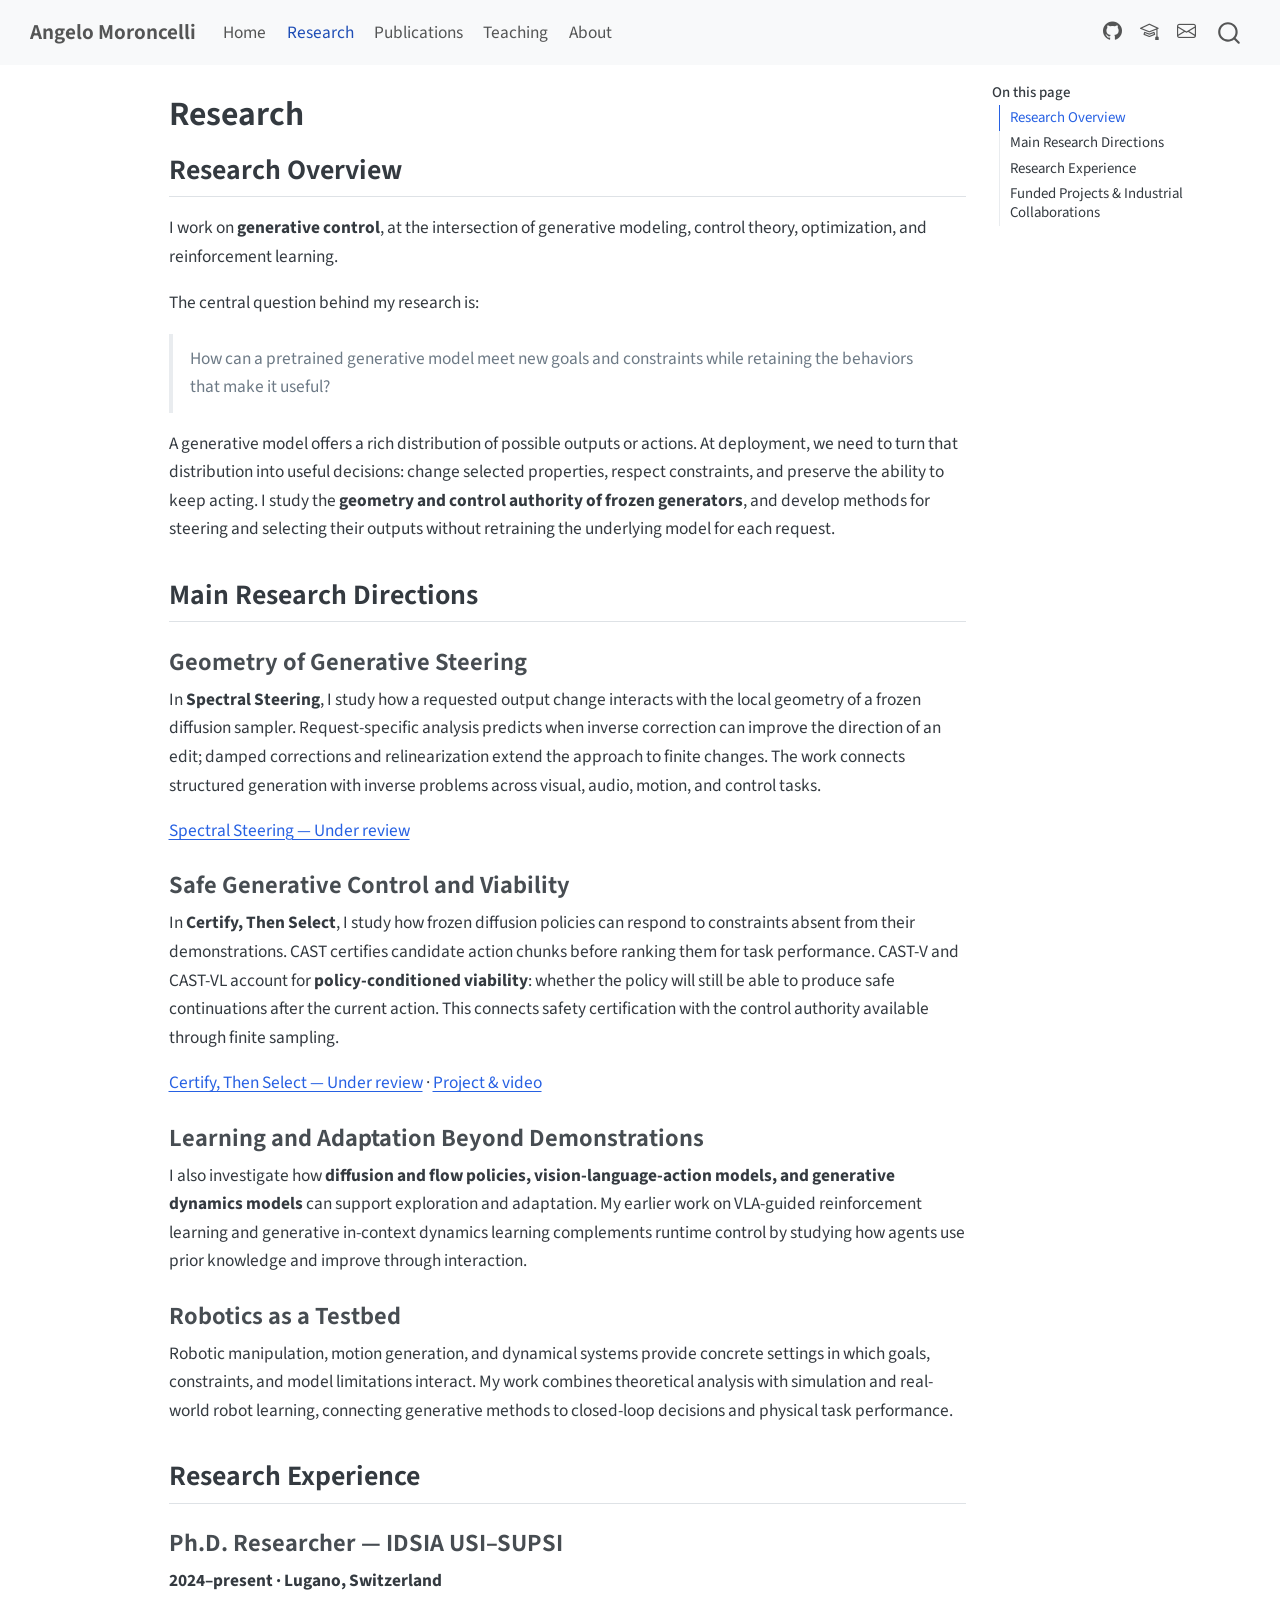
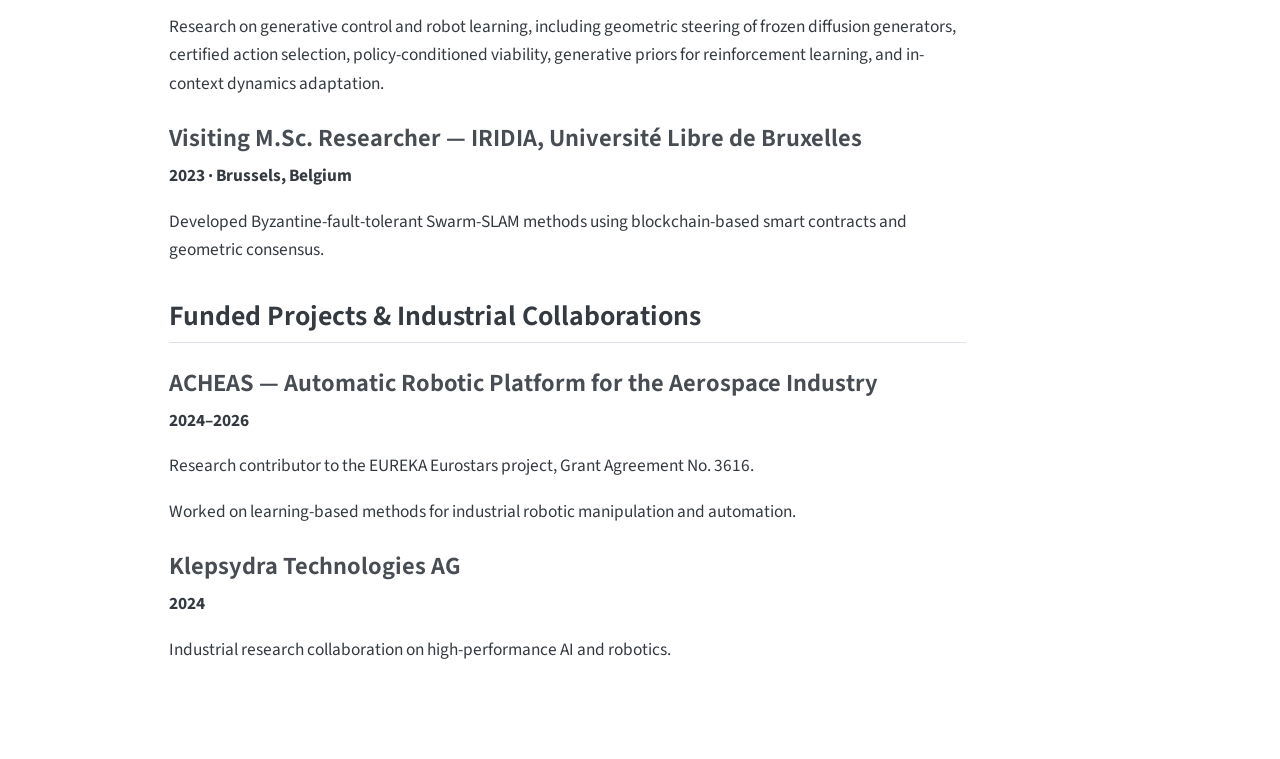
<file: research.html>
<!DOCTYPE html>
<html xmlns="http://www.w3.org/1999/xhtml" lang="en" xml:lang="en"><head>

<meta charset="utf-8">
<meta name="generator" content="quarto-1.10.18">

<meta name="viewport" content="width=device-width, initial-scale=1.0, user-scalable=yes">


<title>Research – Angelo Moroncelli</title>
<style>
/* Default styles provided by pandoc.
** See https://pandoc.org/MANUAL.html#variables-for-html for config info.
*/
span.smallcaps{font-variant: small-caps;}
div.columns{display: flex; gap: 1.5em;}
div.column{flex: auto;}
@media screen {
div.columns{gap: min(4vw, 1.5em);}
div.column{overflow-x: auto;}
}
div.hanging-indent{margin-left: 1.5em; text-indent: -1.5em;}
ul.task-list{list-style: none;}
ul.task-list li input[type="checkbox"] {
  width: 0.8em;
  margin: 0 0.8em 0.2em -1em; /* quarto-specific, see https://github.com/quarto-dev/quarto-cli/issues/4556 */ 
  vertical-align: middle;
}
</style>


<script src="site_libs/quarto-nav/quarto-nav.js"></script>
<script src="site_libs/quarto-nav/headroom.min.js"></script>
<script src="site_libs/clipboard/clipboard.min.js"></script>
<script src="site_libs/quarto-search/autocomplete.umd.js"></script>
<script src="site_libs/quarto-search/fuse.min.js"></script>
<script src="site_libs/quarto-search/quarto-search.js"></script>
<meta name="quarto:offset" content="./">
<script src="site_libs/quarto-html/quarto.js" type="module"></script>
<script src="site_libs/quarto-html/tabsets/tabsets.js" type="module"></script>
<script src="site_libs/quarto-html/popper.min.js"></script>
<script src="site_libs/quarto-html/tippy.umd.min.js"></script>
<script src="site_libs/quarto-html/anchor.min.js"></script>
<link href="site_libs/quarto-html/tippy.css" rel="stylesheet">
<link href="site_libs/quarto-html/quarto-syntax-highlighting-64a204ab8560d761af7679ceaba22944.css" rel="stylesheet" id="quarto-text-highlighting-styles">
<script src="site_libs/bootstrap/bootstrap.min.js"></script>
<link href="site_libs/bootstrap/bootstrap-icons.css" rel="stylesheet">
<link href="site_libs/bootstrap/bootstrap-445b8638c3d06994fee0907d791121c4.min.css" rel="stylesheet" append-hash="true" id="quarto-bootstrap" data-mode="light">
<script id="quarto-search-options" type="application/json">{
  "location": "navbar",
  "copy-button": false,
  "collapse-after": 3,
  "panel-placement": "end",
  "type": "overlay",
  "limit": 50,
  "keyboard-shortcut": [
    "f",
    "/",
    "s"
  ],
  "show-item-context": false,
  "language": {
    "search-no-results-text": "No results",
    "search-matching-documents-text": "matching documents",
    "search-copy-link-title": "Copy link to search",
    "search-hide-matches-text": "Hide additional matches",
    "search-more-match-text": "more match in this document",
    "search-more-matches-text": "more matches in this document",
    "search-clear-button-title": "Clear",
    "search-text-placeholder": "",
    "search-detached-cancel-button-title": "Cancel",
    "search-submit-button-title": "Submit",
    "search-label": "Search"
  }
}</script>
<style>html{ scroll-behavior: smooth; }</style>


<link rel="stylesheet" href="styles.css">
</head>

<body class="nav-fixed quarto-light">

<div id="quarto-search-results"></div>
  <header id="quarto-header" class="headroom fixed-top">
    <nav class="navbar navbar-expand-lg " data-bs-theme="dark">
      <div class="navbar-container container-fluid">
      <div class="navbar-brand-container mx-auto">
    <a class="navbar-brand" href="./index.html">
    <span class="navbar-title">Angelo Moroncelli</span>
    </a>
  </div>
            <div id="quarto-search" class="" title="Search"></div>
          <button class="navbar-toggler" type="button" data-bs-toggle="collapse" data-bs-target="#navbarCollapse" aria-controls="navbarCollapse" role="menu" aria-expanded="false" aria-label="Toggle navigation" onclick="if (window.quartoToggleHeadroom) { window.quartoToggleHeadroom(); }">
  <span class="navbar-toggler-icon"></span>
</button>
          <div class="collapse navbar-collapse" id="navbarCollapse">
            <ul class="navbar-nav navbar-nav-scroll me-auto">
  <li class="nav-item">
    <a class="nav-link" href="./index.html"> 
<span class="menu-text">Home</span></a>
  </li>  
  <li class="nav-item">
    <a class="nav-link active" href="./research.html" aria-current="page"> 
<span class="menu-text">Research</span></a>
  </li>  
  <li class="nav-item">
    <a class="nav-link" href="./publications.html"> 
<span class="menu-text">Publications</span></a>
  </li>  
  <li class="nav-item">
    <a class="nav-link" href="./teaching.html"> 
<span class="menu-text">Teaching</span></a>
  </li>  
  <li class="nav-item">
    <a class="nav-link" href="./about.html"> 
<span class="menu-text">About</span></a>
  </li>  
</ul>
            <ul class="navbar-nav navbar-nav-scroll ms-auto">
  <li class="nav-item compact">
    <a class="nav-link" href="https://github.com/clmoro"> <i class="bi bi-github" role="img">
</i> 
<span class="menu-text"></span></a>
  </li>  
  <li class="nav-item compact">
    <a class="nav-link" href="https://scholar.google.com/citations?user=3u1DpR4AAAAJ"> <i class="bi bi-mortarboard" role="img">
</i> 
<span class="menu-text"></span></a>
  </li>  
  <li class="nav-item compact">
    <a class="nav-link" href="mailto:angelo.moroncelli@supsi.ch"> <i class="bi bi-envelope" role="img">
</i> 
<span class="menu-text"></span></a>
  </li>  
</ul>
          </div> <!-- /navcollapse -->
            <div class="quarto-navbar-tools">
</div>
      </div> <!-- /container-fluid -->
    </nav>
</header>
<!-- content -->
<div id="quarto-content" class="quarto-container page-columns page-rows-contents page-layout-article page-navbar">
<!-- sidebar -->
<!-- margin-sidebar -->
    <div id="quarto-margin-sidebar" class="sidebar margin-sidebar">
        <nav id="TOC" role="doc-toc" class="toc-active">
    <h2 id="toc-title">On this page</h2>
   
  <ul>
  <li><a href="#research-overview" id="toc-research-overview" class="nav-link active" data-scroll-target="#research-overview">Research Overview</a></li>
  <li><a href="#main-research-directions" id="toc-main-research-directions" class="nav-link" data-scroll-target="#main-research-directions">Main Research Directions</a>
  <ul class="collapse">
  <li><a href="#geometry-of-generative-steering" id="toc-geometry-of-generative-steering" class="nav-link" data-scroll-target="#geometry-of-generative-steering">Geometry of Generative Steering</a></li>
  <li><a href="#safe-generative-control-and-viability" id="toc-safe-generative-control-and-viability" class="nav-link" data-scroll-target="#safe-generative-control-and-viability">Safe Generative Control and Viability</a></li>
  <li><a href="#learning-and-adaptation-beyond-demonstrations" id="toc-learning-and-adaptation-beyond-demonstrations" class="nav-link" data-scroll-target="#learning-and-adaptation-beyond-demonstrations">Learning and Adaptation Beyond Demonstrations</a></li>
  <li><a href="#robotics-as-a-testbed" id="toc-robotics-as-a-testbed" class="nav-link" data-scroll-target="#robotics-as-a-testbed">Robotics as a Testbed</a></li>
  </ul></li>
  <li><a href="#research-experience" id="toc-research-experience" class="nav-link" data-scroll-target="#research-experience">Research Experience</a>
  <ul class="collapse">
  <li><a href="#ph.d.-researcher-idsia-usisupsi" id="toc-ph.d.-researcher-idsia-usisupsi" class="nav-link" data-scroll-target="#ph.d.-researcher-idsia-usisupsi">Ph.D.&nbsp;Researcher — IDSIA USI–SUPSI</a></li>
  <li><a href="#visiting-m.sc.-researcher-iridia-université-libre-de-bruxelles" id="toc-visiting-m.sc.-researcher-iridia-université-libre-de-bruxelles" class="nav-link" data-scroll-target="#visiting-m.sc.-researcher-iridia-université-libre-de-bruxelles">Visiting M.Sc. Researcher — IRIDIA, Université Libre de Bruxelles</a></li>
  </ul></li>
  <li><a href="#funded-projects-industrial-collaborations" id="toc-funded-projects-industrial-collaborations" class="nav-link" data-scroll-target="#funded-projects-industrial-collaborations">Funded Projects &amp; Industrial Collaborations</a>
  <ul class="collapse">
  <li><a href="#acheas-automatic-robotic-platform-for-the-aerospace-industry" id="toc-acheas-automatic-robotic-platform-for-the-aerospace-industry" class="nav-link" data-scroll-target="#acheas-automatic-robotic-platform-for-the-aerospace-industry">ACHEAS — Automatic Robotic Platform for the Aerospace Industry</a></li>
  <li><a href="#klepsydra-technologies-ag" id="toc-klepsydra-technologies-ag" class="nav-link" data-scroll-target="#klepsydra-technologies-ag">Klepsydra Technologies AG</a></li>
  </ul></li>
  </ul>
</nav>
    </div>
<!-- main -->
<main class="content" id="quarto-document-content">

<header id="title-block-header" class="quarto-title-block default">
<div class="quarto-title">
<h1 class="title">Research</h1>
</div>



<div class="quarto-title-meta">

    
  
    
  </div>
  


</header>


<section id="research-overview" class="level2">
<h2 class="anchored" data-anchor-id="research-overview">Research Overview</h2>
<p>I work on <strong>generative control</strong>, at the intersection of generative modeling, control theory, optimization, and reinforcement learning.</p>
<p>The central question behind my research is:</p>
<blockquote class="blockquote">
<p>How can a pretrained generative model meet new goals and constraints while retaining the behaviors that make it useful?</p>
</blockquote>
<p>A generative model offers a rich distribution of possible outputs or actions. At deployment, we need to turn that distribution into useful decisions: change selected properties, respect constraints, and preserve the ability to keep acting. I study the <strong>geometry and control authority of frozen generators</strong>, and develop methods for steering and selecting their outputs without retraining the underlying model for each request.</p>
</section>
<section id="main-research-directions" class="level2">
<h2 class="anchored" data-anchor-id="main-research-directions">Main Research Directions</h2>
<section id="geometry-of-generative-steering" class="level3">
<h3 class="anchored" data-anchor-id="geometry-of-generative-steering">Geometry of Generative Steering</h3>
<p>In <strong>Spectral Steering</strong>, I study how a requested output change interacts with the local geometry of a frozen diffusion sampler. Request-specific analysis predicts when inverse correction can improve the direction of an edit; damped corrections and relinearization extend the approach to finite changes. The work connects structured generation with inverse problems across visual, audio, motion, and control tasks.</p>
<p><a href="https://arxiv.org/abs/2611.19572">Spectral Steering — Under review</a></p>
</section>
<section id="safe-generative-control-and-viability" class="level3">
<h3 class="anchored" data-anchor-id="safe-generative-control-and-viability">Safe Generative Control and Viability</h3>
<p>In <strong>Certify, Then Select</strong>, I study how frozen diffusion policies can respond to constraints absent from their demonstrations. CAST certifies candidate action chunks before ranking them for task performance. CAST-V and CAST-VL account for <strong>policy-conditioned viability</strong>: whether the policy will still be able to produce safe continuations after the current action. This connects safety certification with the control authority available through finite sampling.</p>
<p><a href="https://arxiv.org/abs/2611.19047">Certify, Then Select — Under review</a> · <a href="https://clmoro.github.io/cast/">Project &amp; video</a></p>
</section>
<section id="learning-and-adaptation-beyond-demonstrations" class="level3">
<h3 class="anchored" data-anchor-id="learning-and-adaptation-beyond-demonstrations">Learning and Adaptation Beyond Demonstrations</h3>
<p>I also investigate how <strong>diffusion and flow policies, vision-language-action models, and generative dynamics models</strong> can support exploration and adaptation. My earlier work on VLA-guided reinforcement learning and generative in-context dynamics learning complements runtime control by studying how agents use prior knowledge and improve through interaction.</p>
</section>
<section id="robotics-as-a-testbed" class="level3">
<h3 class="anchored" data-anchor-id="robotics-as-a-testbed">Robotics as a Testbed</h3>
<p>Robotic manipulation, motion generation, and dynamical systems provide concrete settings in which goals, constraints, and model limitations interact. My work combines theoretical analysis with simulation and real-world robot learning, connecting generative methods to closed-loop decisions and physical task performance.</p>
</section>
</section>
<section id="research-experience" class="level2">
<h2 class="anchored" data-anchor-id="research-experience">Research Experience</h2>
<section id="ph.d.-researcher-idsia-usisupsi" class="level3">
<h3 class="anchored" data-anchor-id="ph.d.-researcher-idsia-usisupsi">Ph.D.&nbsp;Researcher — IDSIA USI–SUPSI</h3>
<p><strong>2024–present · Lugano, Switzerland</strong></p>
<p>Research on generative control and robot learning, including geometric steering of frozen diffusion generators, certified action selection, policy-conditioned viability, generative priors for reinforcement learning, and in-context dynamics adaptation.</p>
</section>
<section id="visiting-m.sc.-researcher-iridia-université-libre-de-bruxelles" class="level3">
<h3 class="anchored" data-anchor-id="visiting-m.sc.-researcher-iridia-université-libre-de-bruxelles">Visiting M.Sc. Researcher — IRIDIA, Université Libre de Bruxelles</h3>
<p><strong>2023 · Brussels, Belgium</strong></p>
<p>Developed Byzantine-fault-tolerant Swarm-SLAM methods using blockchain-based smart contracts and geometric consensus.</p>
</section>
</section>
<section id="funded-projects-industrial-collaborations" class="level2">
<h2 class="anchored" data-anchor-id="funded-projects-industrial-collaborations">Funded Projects &amp; Industrial Collaborations</h2>
<section id="acheas-automatic-robotic-platform-for-the-aerospace-industry" class="level3">
<h3 class="anchored" data-anchor-id="acheas-automatic-robotic-platform-for-the-aerospace-industry">ACHEAS — Automatic Robotic Platform for the Aerospace Industry</h3>
<p><strong>2024–2026</strong></p>
<p>Research contributor to the EUREKA Eurostars project, Grant Agreement No.&nbsp;3616.</p>
<p>Worked on learning-based methods for industrial robotic manipulation and automation.</p>
</section>
<section id="klepsydra-technologies-ag" class="level3">
<h3 class="anchored" data-anchor-id="klepsydra-technologies-ag">Klepsydra Technologies AG</h3>
<p><strong>2024</strong></p>
<p>Industrial research collaboration on high-performance AI and robotics.</p>


</section>
</section>

</main> <!-- /main -->
<script id="quarto-html-after-body" type="application/javascript">
  window.document.addEventListener("DOMContentLoaded", function (event) {
    const icon = "";
    const anchorJS = new window.AnchorJS();
    anchorJS.options = {
      placement: 'right',
      icon: icon
    };
    anchorJS.add('.anchored');
    const isCodeAnnotation = (el) => {
      for (const clz of el.classList) {
        if (clz.startsWith('code-annotation-')) {                     
          return true;
        }
      }
      return false;
    }
    const onCopySuccess = function(e) {
      // button target
      const button = e.trigger;
      // don't keep focus
      button.blur();
      // flash "checked"
      button.classList.add('code-copy-button-checked');
      var currentTitle = button.getAttribute("title");
      button.setAttribute("title", "Copied!");
      let tooltip;
      if (window.bootstrap) {
        button.setAttribute("data-bs-toggle", "tooltip");
        button.setAttribute("data-bs-placement", "left");
        button.setAttribute("data-bs-title", "Copied!");
        tooltip = new bootstrap.Tooltip(button, 
          { trigger: "manual", 
            customClass: "code-copy-button-tooltip",
            offset: [0, -8]});
        tooltip.show();    
      }
      setTimeout(function() {
        if (tooltip) {
          tooltip.hide();
          button.removeAttribute("data-bs-title");
          button.removeAttribute("data-bs-toggle");
          button.removeAttribute("data-bs-placement");
        }
        button.setAttribute("title", currentTitle);
        button.classList.remove('code-copy-button-checked');
      }, 1000);
      // clear code selection
      e.clearSelection();
    }
    const getTextToCopy = function(trigger) {
      const outerScaffold = trigger.parentElement.cloneNode(true);
      const codeEl = outerScaffold.querySelector('code');
      for (const childEl of codeEl.children) {
        if (isCodeAnnotation(childEl)) {
          childEl.remove();
        }
      }
      return codeEl.innerText;
    }
    const clipboard = new window.ClipboardJS('.code-copy-button:not([data-in-quarto-modal])', {
      text: getTextToCopy
    });
    clipboard.on('success', onCopySuccess);
    if (window.document.getElementById('quarto-embedded-source-code-modal')) {
      const clipboardModal = new window.ClipboardJS('.code-copy-button[data-in-quarto-modal]', {
        text: getTextToCopy,
        container: window.document.getElementById('quarto-embedded-source-code-modal')
      });
      clipboardModal.on('success', onCopySuccess);
    }
      var localhostRegex = new RegExp(/^(?:http|https):\/\/localhost\:?[0-9]*\//);
      var mailtoRegex = new RegExp(/^mailto:/);
        var filterRegex = new RegExp('/' + window.location.host + '/');
      var isInternal = (href) => {
          return filterRegex.test(href) || localhostRegex.test(href) || mailtoRegex.test(href);
      }
      // Inspect non-navigation links and adorn them if external
     var links = window.document.querySelectorAll('a[href]:not(.nav-link):not(.navbar-brand):not(.toc-action):not(.sidebar-link):not(.sidebar-item-toggle):not(.pagination-link):not(.no-external):not([aria-hidden]):not(.dropdown-item):not(.quarto-navigation-tool):not(.about-link)');
      for (var i=0; i<links.length; i++) {
        const link = links[i];
        if (!isInternal(link.href)) {
          // undo the damage that might have been done by quarto-nav.js in the case of
          // links that we want to consider external
          if (link.dataset.originalHref !== undefined) {
            link.href = link.dataset.originalHref;
          }
        }
      }
    function tippyHover(el, contentFn, onTriggerFn, onUntriggerFn) {
      const config = {
        allowHTML: true,
        maxWidth: 500,
        delay: 100,
        arrow: false,
        appendTo: function(el) {
            return el.parentElement;
        },
        interactive: true,
        interactiveBorder: 10,
        theme: 'quarto',
        placement: 'bottom-start',
      };
      if (contentFn) {
        config.content = contentFn;
      }
      if (onTriggerFn) {
        config.onTrigger = onTriggerFn;
      }
      if (onUntriggerFn) {
        config.onUntrigger = onUntriggerFn;
      }
      window.tippy(el, config); 
    }
    const noterefs = window.document.querySelectorAll('a[role="doc-noteref"]');
    for (var i=0; i<noterefs.length; i++) {
      const ref = noterefs[i];
      tippyHover(ref, function() {
        // use id or data attribute instead here
        let href = ref.getAttribute('data-footnote-href') || ref.getAttribute('href');
        try { href = new URL(href).hash; } catch {}
        const id = href.replace(/^#\/?/, "");
        const note = window.document.getElementById(id);
        if (note) {
          return note.innerHTML;
        } else {
          return "";
        }
      });
    }
    const xrefs = window.document.querySelectorAll('a.quarto-xref');
    const processXRef = (id, note) => {
      // Strip column container classes
      const stripColumnClz = (el) => {
        el.classList.remove("page-full", "page-columns");
        if (el.children) {
          for (const child of el.children) {
            stripColumnClz(child);
          }
        }
      }
      stripColumnClz(note)
      if (id === null || id.startsWith('sec-')) {
        // Special case sections, only their first couple elements
        const container = document.createElement("div");
        if (note.children && note.children.length > 2) {
          container.appendChild(note.children[0].cloneNode(true));
          for (let i = 1; i < note.children.length; i++) {
            const child = note.children[i];
            if (child.tagName === "P" && child.innerText === "") {
              continue;
            } else {
              container.appendChild(child.cloneNode(true));
              break;
            }
          }
          if (window.Quarto?.typesetMath) {
            window.Quarto.typesetMath(container);
          }
          return container.innerHTML
        } else {
          if (window.Quarto?.typesetMath) {
            window.Quarto.typesetMath(note);
          }
          return note.innerHTML;
        }
      } else {
        // Remove any anchor links if they are present
        const anchorLink = note.querySelector('a.anchorjs-link');
        if (anchorLink) {
          anchorLink.remove();
        }
        if (window.Quarto?.typesetMath) {
          window.Quarto.typesetMath(note);
        }
        if (note.classList.contains("callout")) {
          return note.outerHTML;
        } else {
          return note.innerHTML;
        }
      }
    }
    for (var i=0; i<xrefs.length; i++) {
      const xref = xrefs[i];
      tippyHover(xref, undefined, function(instance) {
        instance.disable();
        let url = xref.getAttribute('href');
        let hash = undefined; 
        if (url.startsWith('#')) {
          hash = url;
        } else {
          try { hash = new URL(url).hash; } catch {}
        }
        if (hash) {
          const id = hash.replace(/^#\/?/, "");
          const note = window.document.getElementById(id);
          if (note !== null) {
            try {
              const html = processXRef(id, note.cloneNode(true));
              instance.setContent(html);
            } finally {
              instance.enable();
              instance.show();
            }
          } else {
            // See if we can fetch this
            fetch(url.split('#')[0])
            .then(res => res.text())
            .then(html => {
              const parser = new DOMParser();
              const htmlDoc = parser.parseFromString(html, "text/html");
              const note = htmlDoc.getElementById(id);
              if (note !== null) {
                const html = processXRef(id, note);
                instance.setContent(html);
              } 
            }).finally(() => {
              instance.enable();
              instance.show();
            });
          }
        } else {
          // See if we can fetch a full url (with no hash to target)
          // This is a special case and we should probably do some content thinning / targeting
          fetch(url)
          .then(res => res.text())
          .then(html => {
            const parser = new DOMParser();
            const htmlDoc = parser.parseFromString(html, "text/html");
            const note = htmlDoc.querySelector('main.content');
            if (note !== null) {
              // This should only happen for chapter cross references
              // (since there is no id in the URL)
              // remove the first header
              if (note.children.length > 0 && note.children[0].tagName === "HEADER") {
                note.children[0].remove();
              }
              const html = processXRef(null, note);
              instance.setContent(html);
            } 
          }).finally(() => {
            instance.enable();
            instance.show();
          });
        }
      }, function(instance) {
      });
    }
        let selectedAnnoteEl;
        const selectorForAnnotation = ( cell, annotation) => {
          let cellAttr = 'data-code-cell="' + cell + '"';
          let lineAttr = 'data-code-annotation="' +  annotation + '"';
          const selector = 'span[' + cellAttr + '][' + lineAttr + ']';
          return selector;
        }
        const selectCodeLines = (annoteEl) => {
          const doc = window.document;
          const targetCell = annoteEl.getAttribute("data-target-cell");
          const targetAnnotation = annoteEl.getAttribute("data-target-annotation");
          const annoteSpan = window.document.querySelector(selectorForAnnotation(targetCell, targetAnnotation));
          const lines = annoteSpan.getAttribute("data-code-lines").split(",");
          const lineIds = lines.map((line) => {
            return targetCell + "-" + line;
          })
          let top = null;
          let height = null;
          let parent = null;
          if (lineIds.length > 0) {
              //compute the position of the single el (top and bottom and make a div)
              const el = window.document.getElementById(lineIds[0]);
              top = el.offsetTop;
              height = el.offsetHeight;
              parent = el.parentElement.parentElement;
            if (lineIds.length > 1) {
              const lastEl = window.document.getElementById(lineIds[lineIds.length - 1]);
              const bottom = lastEl.offsetTop + lastEl.offsetHeight;
              height = bottom - top;
            }
            if (top !== null && height !== null && parent !== null) {
              // cook up a div (if necessary) and position it 
              let div = window.document.getElementById("code-annotation-line-highlight");
              if (div === null) {
                div = window.document.createElement("div");
                div.setAttribute("id", "code-annotation-line-highlight");
                div.style.position = 'absolute';
                parent.appendChild(div);
              }
              div.style.top = top - 2 + "px";
              div.style.height = height + 4 + "px";
              div.style.left = 0;
              let gutterDiv = window.document.getElementById("code-annotation-line-highlight-gutter");
              if (gutterDiv === null) {
                gutterDiv = window.document.createElement("div");
                gutterDiv.setAttribute("id", "code-annotation-line-highlight-gutter");
                gutterDiv.style.position = 'absolute';
                const codeCell = window.document.getElementById(targetCell);
                const gutter = codeCell.querySelector('.code-annotation-gutter');
                gutter.appendChild(gutterDiv);
              }
              gutterDiv.style.top = top - 2 + "px";
              gutterDiv.style.height = height + 4 + "px";
            }
            selectedAnnoteEl = annoteEl;
          }
        };
        const unselectCodeLines = () => {
          const elementsIds = ["code-annotation-line-highlight", "code-annotation-line-highlight-gutter"];
          elementsIds.forEach((elId) => {
            const div = window.document.getElementById(elId);
            if (div) {
              div.remove();
            }
          });
          selectedAnnoteEl = undefined;
        };
          // Handle positioning of the toggle
      window.addEventListener(
        "resize",
        throttle(() => {
          elRect = undefined;
          if (selectedAnnoteEl) {
            selectCodeLines(selectedAnnoteEl);
          }
        }, 10)
      );
      function throttle(fn, ms) {
      let throttle = false;
      let timer;
        return (...args) => {
          if(!throttle) { // first call gets through
              fn.apply(this, args);
              throttle = true;
          } else { // all the others get throttled
              if(timer) clearTimeout(timer); // cancel #2
              timer = setTimeout(() => {
                fn.apply(this, args);
                timer = throttle = false;
              }, ms);
          }
        };
      }
        // Attach click handler to the DT
        const annoteDls = window.document.querySelectorAll('dt[data-target-cell]');
        for (const annoteDlNode of annoteDls) {
          annoteDlNode.addEventListener('click', (event) => {
            const clickedEl = event.target;
            if (clickedEl !== selectedAnnoteEl) {
              unselectCodeLines();
              const activeEl = window.document.querySelector('dt[data-target-cell].code-annotation-active');
              if (activeEl) {
                activeEl.classList.remove('code-annotation-active');
              }
              selectCodeLines(clickedEl);
              clickedEl.classList.add('code-annotation-active');
            } else {
              // Unselect the line
              unselectCodeLines();
              clickedEl.classList.remove('code-annotation-active');
            }
          });
        }
    const findCites = (el) => {
      const parentEl = el.parentElement;
      if (parentEl) {
        const cites = parentEl.dataset.cites;
        if (cites) {
          return {
            el,
            cites: cites.split(' ')
          };
        } else {
          return findCites(el.parentElement)
        }
      } else {
        return undefined;
      }
    };
    var bibliorefs = window.document.querySelectorAll('a[role="doc-biblioref"]');
    for (var i=0; i<bibliorefs.length; i++) {
      const ref = bibliorefs[i];
      const citeInfo = findCites(ref);
      if (citeInfo) {
        tippyHover(citeInfo.el, function() {
          var popup = window.document.createElement('div');
          citeInfo.cites.forEach(function(cite) {
            var citeDiv = window.document.createElement('div');
            citeDiv.classList.add('hanging-indent');
            citeDiv.classList.add('csl-entry');
            var biblioDiv = window.document.getElementById('ref-' + cite);
            if (biblioDiv) {
              citeDiv.innerHTML = biblioDiv.innerHTML;
            }
            popup.appendChild(citeDiv);
          });
          return popup.innerHTML;
        });
      }
    }
  });
  </script>
</div> <!-- /content -->




<script src="site_libs/quarto-html/zenscroll-min.js"></script>
</body></html>
</file>
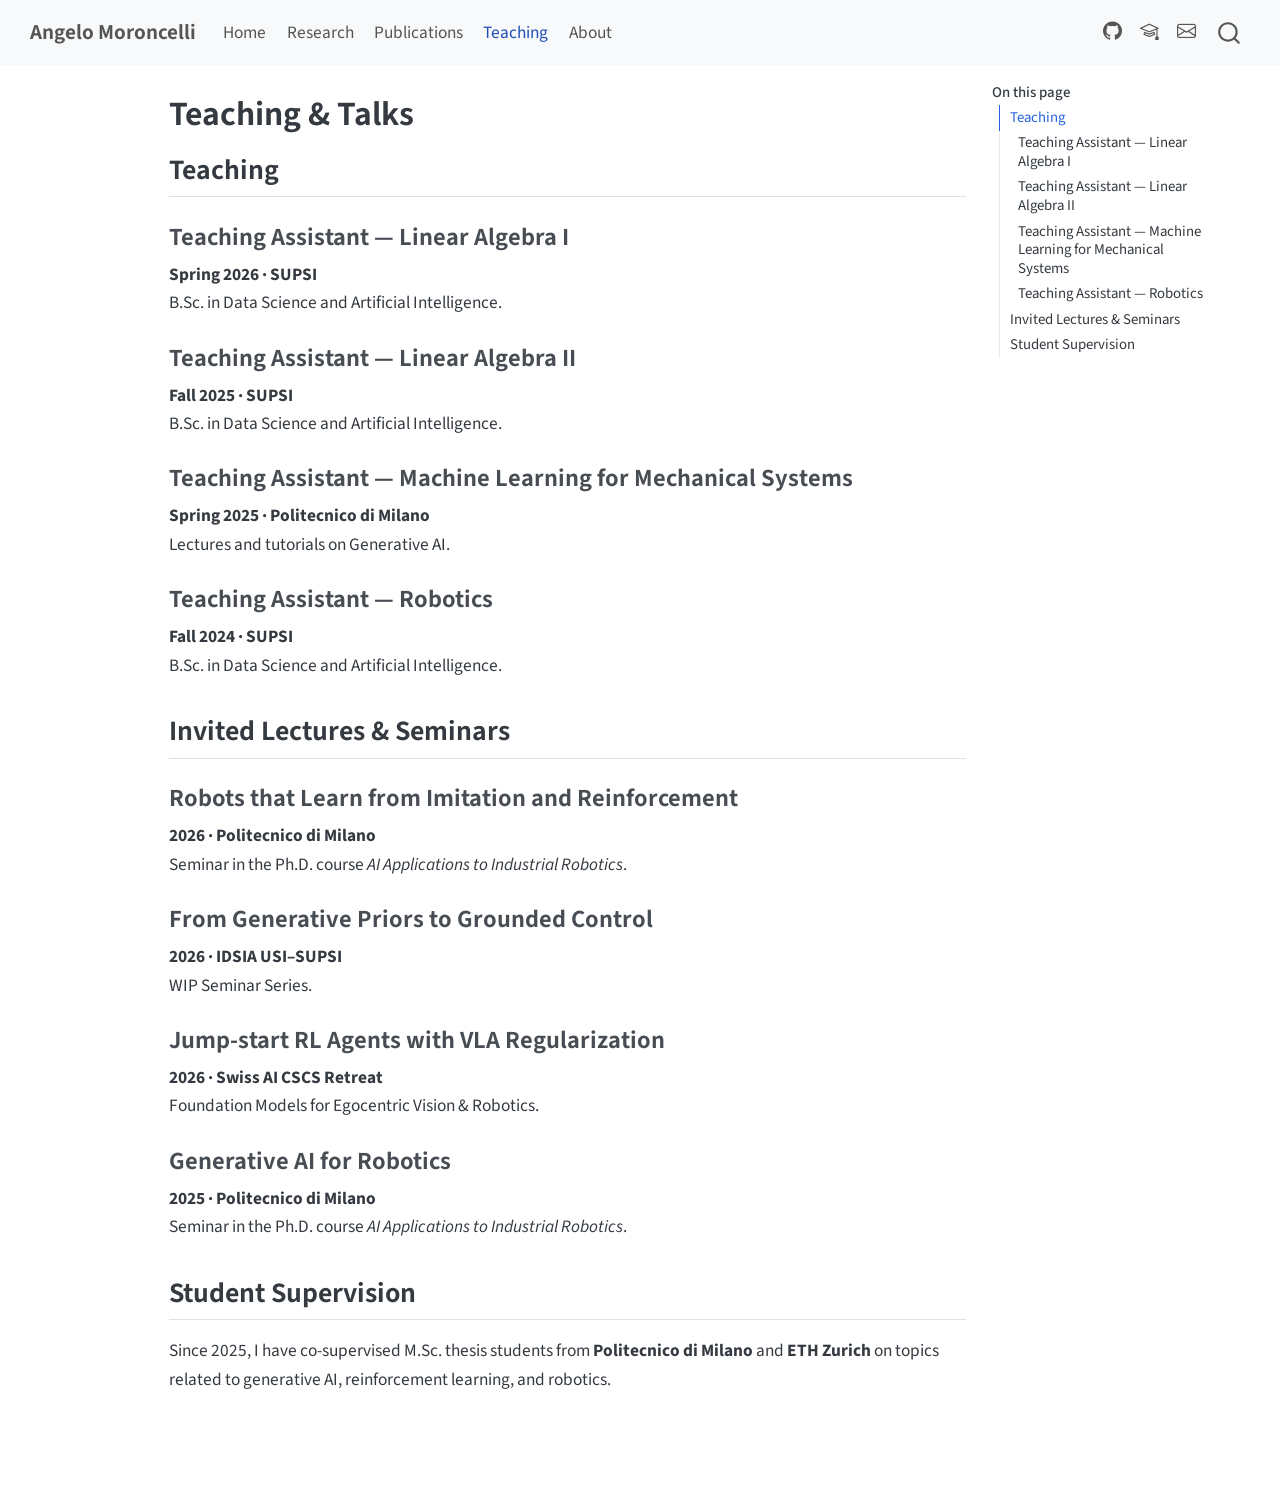
<file: teaching.html>
<!DOCTYPE html>
<html xmlns="http://www.w3.org/1999/xhtml" lang="en" xml:lang="en"><head>

<meta charset="utf-8">
<meta name="generator" content="quarto-1.10.18">

<meta name="viewport" content="width=device-width, initial-scale=1.0, user-scalable=yes">


<title>Teaching &amp; Talks – Angelo Moroncelli</title>
<style>
/* Default styles provided by pandoc.
** See https://pandoc.org/MANUAL.html#variables-for-html for config info.
*/
span.smallcaps{font-variant: small-caps;}
div.columns{display: flex; gap: 1.5em;}
div.column{flex: auto;}
@media screen {
div.columns{gap: min(4vw, 1.5em);}
div.column{overflow-x: auto;}
}
div.hanging-indent{margin-left: 1.5em; text-indent: -1.5em;}
ul.task-list{list-style: none;}
ul.task-list li input[type="checkbox"] {
  width: 0.8em;
  margin: 0 0.8em 0.2em -1em; /* quarto-specific, see https://github.com/quarto-dev/quarto-cli/issues/4556 */ 
  vertical-align: middle;
}
</style>


<script src="site_libs/quarto-nav/quarto-nav.js"></script>
<script src="site_libs/quarto-nav/headroom.min.js"></script>
<script src="site_libs/clipboard/clipboard.min.js"></script>
<script src="site_libs/quarto-search/autocomplete.umd.js"></script>
<script src="site_libs/quarto-search/fuse.min.js"></script>
<script src="site_libs/quarto-search/quarto-search.js"></script>
<meta name="quarto:offset" content="./">
<script src="site_libs/quarto-html/quarto.js" type="module"></script>
<script src="site_libs/quarto-html/tabsets/tabsets.js" type="module"></script>
<script src="site_libs/quarto-html/popper.min.js"></script>
<script src="site_libs/quarto-html/tippy.umd.min.js"></script>
<script src="site_libs/quarto-html/anchor.min.js"></script>
<link href="site_libs/quarto-html/tippy.css" rel="stylesheet">
<link href="site_libs/quarto-html/quarto-syntax-highlighting-64a204ab8560d761af7679ceaba22944.css" rel="stylesheet" id="quarto-text-highlighting-styles">
<script src="site_libs/bootstrap/bootstrap.min.js"></script>
<link href="site_libs/bootstrap/bootstrap-icons.css" rel="stylesheet">
<link href="site_libs/bootstrap/bootstrap-445b8638c3d06994fee0907d791121c4.min.css" rel="stylesheet" append-hash="true" id="quarto-bootstrap" data-mode="light">
<script id="quarto-search-options" type="application/json">{
  "location": "navbar",
  "copy-button": false,
  "collapse-after": 3,
  "panel-placement": "end",
  "type": "overlay",
  "limit": 50,
  "keyboard-shortcut": [
    "f",
    "/",
    "s"
  ],
  "show-item-context": false,
  "language": {
    "search-no-results-text": "No results",
    "search-matching-documents-text": "matching documents",
    "search-copy-link-title": "Copy link to search",
    "search-hide-matches-text": "Hide additional matches",
    "search-more-match-text": "more match in this document",
    "search-more-matches-text": "more matches in this document",
    "search-clear-button-title": "Clear",
    "search-text-placeholder": "",
    "search-detached-cancel-button-title": "Cancel",
    "search-submit-button-title": "Submit",
    "search-label": "Search"
  }
}</script>
<style>html{ scroll-behavior: smooth; }</style>


<link rel="stylesheet" href="styles.css">
</head>

<body class="nav-fixed quarto-light">

<div id="quarto-search-results"></div>
  <header id="quarto-header" class="headroom fixed-top">
    <nav class="navbar navbar-expand-lg " data-bs-theme="dark">
      <div class="navbar-container container-fluid">
      <div class="navbar-brand-container mx-auto">
    <a class="navbar-brand" href="./index.html">
    <span class="navbar-title">Angelo Moroncelli</span>
    </a>
  </div>
            <div id="quarto-search" class="" title="Search"></div>
          <button class="navbar-toggler" type="button" data-bs-toggle="collapse" data-bs-target="#navbarCollapse" aria-controls="navbarCollapse" role="menu" aria-expanded="false" aria-label="Toggle navigation" onclick="if (window.quartoToggleHeadroom) { window.quartoToggleHeadroom(); }">
  <span class="navbar-toggler-icon"></span>
</button>
          <div class="collapse navbar-collapse" id="navbarCollapse">
            <ul class="navbar-nav navbar-nav-scroll me-auto">
  <li class="nav-item">
    <a class="nav-link" href="./index.html"> 
<span class="menu-text">Home</span></a>
  </li>  
  <li class="nav-item">
    <a class="nav-link" href="./research.html"> 
<span class="menu-text">Research</span></a>
  </li>  
  <li class="nav-item">
    <a class="nav-link" href="./publications.html"> 
<span class="menu-text">Publications</span></a>
  </li>  
  <li class="nav-item">
    <a class="nav-link active" href="./teaching.html" aria-current="page"> 
<span class="menu-text">Teaching</span></a>
  </li>  
  <li class="nav-item">
    <a class="nav-link" href="./about.html"> 
<span class="menu-text">About</span></a>
  </li>  
</ul>
            <ul class="navbar-nav navbar-nav-scroll ms-auto">
  <li class="nav-item compact">
    <a class="nav-link" href="https://github.com/clmoro"> <i class="bi bi-github" role="img">
</i> 
<span class="menu-text"></span></a>
  </li>  
  <li class="nav-item compact">
    <a class="nav-link" href="https://scholar.google.com/citations?user=3u1DpR4AAAAJ"> <i class="bi bi-mortarboard" role="img">
</i> 
<span class="menu-text"></span></a>
  </li>  
  <li class="nav-item compact">
    <a class="nav-link" href="mailto:angelo.moroncelli@supsi.ch"> <i class="bi bi-envelope" role="img">
</i> 
<span class="menu-text"></span></a>
  </li>  
</ul>
          </div> <!-- /navcollapse -->
            <div class="quarto-navbar-tools">
</div>
      </div> <!-- /container-fluid -->
    </nav>
</header>
<!-- content -->
<div id="quarto-content" class="quarto-container page-columns page-rows-contents page-layout-article page-navbar">
<!-- sidebar -->
<!-- margin-sidebar -->
    <div id="quarto-margin-sidebar" class="sidebar margin-sidebar">
        <nav id="TOC" role="doc-toc" class="toc-active">
    <h2 id="toc-title">On this page</h2>
   
  <ul>
  <li><a href="#teaching" id="toc-teaching" class="nav-link active" data-scroll-target="#teaching">Teaching</a>
  <ul class="collapse">
  <li><a href="#teaching-assistant-linear-algebra-i" id="toc-teaching-assistant-linear-algebra-i" class="nav-link" data-scroll-target="#teaching-assistant-linear-algebra-i">Teaching Assistant — Linear Algebra I</a></li>
  <li><a href="#teaching-assistant-linear-algebra-ii" id="toc-teaching-assistant-linear-algebra-ii" class="nav-link" data-scroll-target="#teaching-assistant-linear-algebra-ii">Teaching Assistant — Linear Algebra II</a></li>
  <li><a href="#teaching-assistant-machine-learning-for-mechanical-systems" id="toc-teaching-assistant-machine-learning-for-mechanical-systems" class="nav-link" data-scroll-target="#teaching-assistant-machine-learning-for-mechanical-systems">Teaching Assistant — Machine Learning for Mechanical Systems</a></li>
  <li><a href="#teaching-assistant-robotics" id="toc-teaching-assistant-robotics" class="nav-link" data-scroll-target="#teaching-assistant-robotics">Teaching Assistant — Robotics</a></li>
  </ul></li>
  <li><a href="#invited-lectures-seminars" id="toc-invited-lectures-seminars" class="nav-link" data-scroll-target="#invited-lectures-seminars">Invited Lectures &amp; Seminars</a>
  <ul class="collapse">
  <li><a href="#robots-that-learn-from-imitation-and-reinforcement" id="toc-robots-that-learn-from-imitation-and-reinforcement" class="nav-link" data-scroll-target="#robots-that-learn-from-imitation-and-reinforcement">Robots that Learn from Imitation and Reinforcement</a></li>
  <li><a href="#from-generative-priors-to-grounded-control" id="toc-from-generative-priors-to-grounded-control" class="nav-link" data-scroll-target="#from-generative-priors-to-grounded-control">From Generative Priors to Grounded Control</a></li>
  <li><a href="#jump-start-rl-agents-with-vla-regularization" id="toc-jump-start-rl-agents-with-vla-regularization" class="nav-link" data-scroll-target="#jump-start-rl-agents-with-vla-regularization">Jump-start RL Agents with VLA Regularization</a></li>
  <li><a href="#generative-ai-for-robotics" id="toc-generative-ai-for-robotics" class="nav-link" data-scroll-target="#generative-ai-for-robotics">Generative AI for Robotics</a></li>
  </ul></li>
  <li><a href="#student-supervision" id="toc-student-supervision" class="nav-link" data-scroll-target="#student-supervision">Student Supervision</a></li>
  </ul>
</nav>
    </div>
<!-- main -->
<main class="content" id="quarto-document-content">

<header id="title-block-header" class="quarto-title-block default">
<div class="quarto-title">
<h1 class="title">Teaching &amp; Talks</h1>
</div>



<div class="quarto-title-meta">

    
  
    
  </div>
  


</header>


<section id="teaching" class="level2">
<h2 class="anchored" data-anchor-id="teaching">Teaching</h2>
<section id="teaching-assistant-linear-algebra-i" class="level3">
<h3 class="anchored" data-anchor-id="teaching-assistant-linear-algebra-i">Teaching Assistant — Linear Algebra I</h3>
<p><strong>Spring 2026 · SUPSI</strong><br>
B.Sc. in Data Science and Artificial Intelligence.</p>
</section>
<section id="teaching-assistant-linear-algebra-ii" class="level3">
<h3 class="anchored" data-anchor-id="teaching-assistant-linear-algebra-ii">Teaching Assistant — Linear Algebra II</h3>
<p><strong>Fall 2025 · SUPSI</strong><br>
B.Sc. in Data Science and Artificial Intelligence.</p>
</section>
<section id="teaching-assistant-machine-learning-for-mechanical-systems" class="level3">
<h3 class="anchored" data-anchor-id="teaching-assistant-machine-learning-for-mechanical-systems">Teaching Assistant — Machine Learning for Mechanical Systems</h3>
<p><strong>Spring 2025 · Politecnico di Milano</strong><br>
Lectures and tutorials on Generative AI.</p>
</section>
<section id="teaching-assistant-robotics" class="level3">
<h3 class="anchored" data-anchor-id="teaching-assistant-robotics">Teaching Assistant — Robotics</h3>
<p><strong>Fall 2024 · SUPSI</strong><br>
B.Sc. in Data Science and Artificial Intelligence.</p>
</section>
</section>
<section id="invited-lectures-seminars" class="level2">
<h2 class="anchored" data-anchor-id="invited-lectures-seminars">Invited Lectures &amp; Seminars</h2>
<section id="robots-that-learn-from-imitation-and-reinforcement" class="level3">
<h3 class="anchored" data-anchor-id="robots-that-learn-from-imitation-and-reinforcement">Robots that Learn from Imitation and Reinforcement</h3>
<p><strong>2026 · Politecnico di Milano</strong><br>
Seminar in the Ph.D.&nbsp;course <em>AI Applications to Industrial Robotics</em>.</p>
</section>
<section id="from-generative-priors-to-grounded-control" class="level3">
<h3 class="anchored" data-anchor-id="from-generative-priors-to-grounded-control">From Generative Priors to Grounded Control</h3>
<p><strong>2026 · IDSIA USI–SUPSI</strong><br>
WIP Seminar Series.</p>
</section>
<section id="jump-start-rl-agents-with-vla-regularization" class="level3">
<h3 class="anchored" data-anchor-id="jump-start-rl-agents-with-vla-regularization">Jump-start RL Agents with VLA Regularization</h3>
<p><strong>2026 · Swiss AI CSCS Retreat</strong><br>
Foundation Models for Egocentric Vision &amp; Robotics.</p>
</section>
<section id="generative-ai-for-robotics" class="level3">
<h3 class="anchored" data-anchor-id="generative-ai-for-robotics">Generative AI for Robotics</h3>
<p><strong>2025 · Politecnico di Milano</strong><br>
Seminar in the Ph.D.&nbsp;course <em>AI Applications to Industrial Robotics</em>.</p>
</section>
</section>
<section id="student-supervision" class="level2">
<h2 class="anchored" data-anchor-id="student-supervision">Student Supervision</h2>
<p>Since 2025, I have co-supervised M.Sc. thesis students from <strong>Politecnico di Milano</strong> and <strong>ETH Zurich</strong> on topics related to generative AI, reinforcement learning, and robotics.</p>


</section>

</main> <!-- /main -->
<script id="quarto-html-after-body" type="application/javascript">
  window.document.addEventListener("DOMContentLoaded", function (event) {
    const icon = "";
    const anchorJS = new window.AnchorJS();
    anchorJS.options = {
      placement: 'right',
      icon: icon
    };
    anchorJS.add('.anchored');
    const isCodeAnnotation = (el) => {
      for (const clz of el.classList) {
        if (clz.startsWith('code-annotation-')) {                     
          return true;
        }
      }
      return false;
    }
    const onCopySuccess = function(e) {
      // button target
      const button = e.trigger;
      // don't keep focus
      button.blur();
      // flash "checked"
      button.classList.add('code-copy-button-checked');
      var currentTitle = button.getAttribute("title");
      button.setAttribute("title", "Copied!");
      let tooltip;
      if (window.bootstrap) {
        button.setAttribute("data-bs-toggle", "tooltip");
        button.setAttribute("data-bs-placement", "left");
        button.setAttribute("data-bs-title", "Copied!");
        tooltip = new bootstrap.Tooltip(button, 
          { trigger: "manual", 
            customClass: "code-copy-button-tooltip",
            offset: [0, -8]});
        tooltip.show();    
      }
      setTimeout(function() {
        if (tooltip) {
          tooltip.hide();
          button.removeAttribute("data-bs-title");
          button.removeAttribute("data-bs-toggle");
          button.removeAttribute("data-bs-placement");
        }
        button.setAttribute("title", currentTitle);
        button.classList.remove('code-copy-button-checked');
      }, 1000);
      // clear code selection
      e.clearSelection();
    }
    const getTextToCopy = function(trigger) {
      const outerScaffold = trigger.parentElement.cloneNode(true);
      const codeEl = outerScaffold.querySelector('code');
      for (const childEl of codeEl.children) {
        if (isCodeAnnotation(childEl)) {
          childEl.remove();
        }
      }
      return codeEl.innerText;
    }
    const clipboard = new window.ClipboardJS('.code-copy-button:not([data-in-quarto-modal])', {
      text: getTextToCopy
    });
    clipboard.on('success', onCopySuccess);
    if (window.document.getElementById('quarto-embedded-source-code-modal')) {
      const clipboardModal = new window.ClipboardJS('.code-copy-button[data-in-quarto-modal]', {
        text: getTextToCopy,
        container: window.document.getElementById('quarto-embedded-source-code-modal')
      });
      clipboardModal.on('success', onCopySuccess);
    }
      var localhostRegex = new RegExp(/^(?:http|https):\/\/localhost\:?[0-9]*\//);
      var mailtoRegex = new RegExp(/^mailto:/);
        var filterRegex = new RegExp('/' + window.location.host + '/');
      var isInternal = (href) => {
          return filterRegex.test(href) || localhostRegex.test(href) || mailtoRegex.test(href);
      }
      // Inspect non-navigation links and adorn them if external
     var links = window.document.querySelectorAll('a[href]:not(.nav-link):not(.navbar-brand):not(.toc-action):not(.sidebar-link):not(.sidebar-item-toggle):not(.pagination-link):not(.no-external):not([aria-hidden]):not(.dropdown-item):not(.quarto-navigation-tool):not(.about-link)');
      for (var i=0; i<links.length; i++) {
        const link = links[i];
        if (!isInternal(link.href)) {
          // undo the damage that might have been done by quarto-nav.js in the case of
          // links that we want to consider external
          if (link.dataset.originalHref !== undefined) {
            link.href = link.dataset.originalHref;
          }
        }
      }
    function tippyHover(el, contentFn, onTriggerFn, onUntriggerFn) {
      const config = {
        allowHTML: true,
        maxWidth: 500,
        delay: 100,
        arrow: false,
        appendTo: function(el) {
            return el.parentElement;
        },
        interactive: true,
        interactiveBorder: 10,
        theme: 'quarto',
        placement: 'bottom-start',
      };
      if (contentFn) {
        config.content = contentFn;
      }
      if (onTriggerFn) {
        config.onTrigger = onTriggerFn;
      }
      if (onUntriggerFn) {
        config.onUntrigger = onUntriggerFn;
      }
      window.tippy(el, config); 
    }
    const noterefs = window.document.querySelectorAll('a[role="doc-noteref"]');
    for (var i=0; i<noterefs.length; i++) {
      const ref = noterefs[i];
      tippyHover(ref, function() {
        // use id or data attribute instead here
        let href = ref.getAttribute('data-footnote-href') || ref.getAttribute('href');
        try { href = new URL(href).hash; } catch {}
        const id = href.replace(/^#\/?/, "");
        const note = window.document.getElementById(id);
        if (note) {
          return note.innerHTML;
        } else {
          return "";
        }
      });
    }
    const xrefs = window.document.querySelectorAll('a.quarto-xref');
    const processXRef = (id, note) => {
      // Strip column container classes
      const stripColumnClz = (el) => {
        el.classList.remove("page-full", "page-columns");
        if (el.children) {
          for (const child of el.children) {
            stripColumnClz(child);
          }
        }
      }
      stripColumnClz(note)
      if (id === null || id.startsWith('sec-')) {
        // Special case sections, only their first couple elements
        const container = document.createElement("div");
        if (note.children && note.children.length > 2) {
          container.appendChild(note.children[0].cloneNode(true));
          for (let i = 1; i < note.children.length; i++) {
            const child = note.children[i];
            if (child.tagName === "P" && child.innerText === "") {
              continue;
            } else {
              container.appendChild(child.cloneNode(true));
              break;
            }
          }
          if (window.Quarto?.typesetMath) {
            window.Quarto.typesetMath(container);
          }
          return container.innerHTML
        } else {
          if (window.Quarto?.typesetMath) {
            window.Quarto.typesetMath(note);
          }
          return note.innerHTML;
        }
      } else {
        // Remove any anchor links if they are present
        const anchorLink = note.querySelector('a.anchorjs-link');
        if (anchorLink) {
          anchorLink.remove();
        }
        if (window.Quarto?.typesetMath) {
          window.Quarto.typesetMath(note);
        }
        if (note.classList.contains("callout")) {
          return note.outerHTML;
        } else {
          return note.innerHTML;
        }
      }
    }
    for (var i=0; i<xrefs.length; i++) {
      const xref = xrefs[i];
      tippyHover(xref, undefined, function(instance) {
        instance.disable();
        let url = xref.getAttribute('href');
        let hash = undefined; 
        if (url.startsWith('#')) {
          hash = url;
        } else {
          try { hash = new URL(url).hash; } catch {}
        }
        if (hash) {
          const id = hash.replace(/^#\/?/, "");
          const note = window.document.getElementById(id);
          if (note !== null) {
            try {
              const html = processXRef(id, note.cloneNode(true));
              instance.setContent(html);
            } finally {
              instance.enable();
              instance.show();
            }
          } else {
            // See if we can fetch this
            fetch(url.split('#')[0])
            .then(res => res.text())
            .then(html => {
              const parser = new DOMParser();
              const htmlDoc = parser.parseFromString(html, "text/html");
              const note = htmlDoc.getElementById(id);
              if (note !== null) {
                const html = processXRef(id, note);
                instance.setContent(html);
              } 
            }).finally(() => {
              instance.enable();
              instance.show();
            });
          }
        } else {
          // See if we can fetch a full url (with no hash to target)
          // This is a special case and we should probably do some content thinning / targeting
          fetch(url)
          .then(res => res.text())
          .then(html => {
            const parser = new DOMParser();
            const htmlDoc = parser.parseFromString(html, "text/html");
            const note = htmlDoc.querySelector('main.content');
            if (note !== null) {
              // This should only happen for chapter cross references
              // (since there is no id in the URL)
              // remove the first header
              if (note.children.length > 0 && note.children[0].tagName === "HEADER") {
                note.children[0].remove();
              }
              const html = processXRef(null, note);
              instance.setContent(html);
            } 
          }).finally(() => {
            instance.enable();
            instance.show();
          });
        }
      }, function(instance) {
      });
    }
        let selectedAnnoteEl;
        const selectorForAnnotation = ( cell, annotation) => {
          let cellAttr = 'data-code-cell="' + cell + '"';
          let lineAttr = 'data-code-annotation="' +  annotation + '"';
          const selector = 'span[' + cellAttr + '][' + lineAttr + ']';
          return selector;
        }
        const selectCodeLines = (annoteEl) => {
          const doc = window.document;
          const targetCell = annoteEl.getAttribute("data-target-cell");
          const targetAnnotation = annoteEl.getAttribute("data-target-annotation");
          const annoteSpan = window.document.querySelector(selectorForAnnotation(targetCell, targetAnnotation));
          const lines = annoteSpan.getAttribute("data-code-lines").split(",");
          const lineIds = lines.map((line) => {
            return targetCell + "-" + line;
          })
          let top = null;
          let height = null;
          let parent = null;
          if (lineIds.length > 0) {
              //compute the position of the single el (top and bottom and make a div)
              const el = window.document.getElementById(lineIds[0]);
              top = el.offsetTop;
              height = el.offsetHeight;
              parent = el.parentElement.parentElement;
            if (lineIds.length > 1) {
              const lastEl = window.document.getElementById(lineIds[lineIds.length - 1]);
              const bottom = lastEl.offsetTop + lastEl.offsetHeight;
              height = bottom - top;
            }
            if (top !== null && height !== null && parent !== null) {
              // cook up a div (if necessary) and position it 
              let div = window.document.getElementById("code-annotation-line-highlight");
              if (div === null) {
                div = window.document.createElement("div");
                div.setAttribute("id", "code-annotation-line-highlight");
                div.style.position = 'absolute';
                parent.appendChild(div);
              }
              div.style.top = top - 2 + "px";
              div.style.height = height + 4 + "px";
              div.style.left = 0;
              let gutterDiv = window.document.getElementById("code-annotation-line-highlight-gutter");
              if (gutterDiv === null) {
                gutterDiv = window.document.createElement("div");
                gutterDiv.setAttribute("id", "code-annotation-line-highlight-gutter");
                gutterDiv.style.position = 'absolute';
                const codeCell = window.document.getElementById(targetCell);
                const gutter = codeCell.querySelector('.code-annotation-gutter');
                gutter.appendChild(gutterDiv);
              }
              gutterDiv.style.top = top - 2 + "px";
              gutterDiv.style.height = height + 4 + "px";
            }
            selectedAnnoteEl = annoteEl;
          }
        };
        const unselectCodeLines = () => {
          const elementsIds = ["code-annotation-line-highlight", "code-annotation-line-highlight-gutter"];
          elementsIds.forEach((elId) => {
            const div = window.document.getElementById(elId);
            if (div) {
              div.remove();
            }
          });
          selectedAnnoteEl = undefined;
        };
          // Handle positioning of the toggle
      window.addEventListener(
        "resize",
        throttle(() => {
          elRect = undefined;
          if (selectedAnnoteEl) {
            selectCodeLines(selectedAnnoteEl);
          }
        }, 10)
      );
      function throttle(fn, ms) {
      let throttle = false;
      let timer;
        return (...args) => {
          if(!throttle) { // first call gets through
              fn.apply(this, args);
              throttle = true;
          } else { // all the others get throttled
              if(timer) clearTimeout(timer); // cancel #2
              timer = setTimeout(() => {
                fn.apply(this, args);
                timer = throttle = false;
              }, ms);
          }
        };
      }
        // Attach click handler to the DT
        const annoteDls = window.document.querySelectorAll('dt[data-target-cell]');
        for (const annoteDlNode of annoteDls) {
          annoteDlNode.addEventListener('click', (event) => {
            const clickedEl = event.target;
            if (clickedEl !== selectedAnnoteEl) {
              unselectCodeLines();
              const activeEl = window.document.querySelector('dt[data-target-cell].code-annotation-active');
              if (activeEl) {
                activeEl.classList.remove('code-annotation-active');
              }
              selectCodeLines(clickedEl);
              clickedEl.classList.add('code-annotation-active');
            } else {
              // Unselect the line
              unselectCodeLines();
              clickedEl.classList.remove('code-annotation-active');
            }
          });
        }
    const findCites = (el) => {
      const parentEl = el.parentElement;
      if (parentEl) {
        const cites = parentEl.dataset.cites;
        if (cites) {
          return {
            el,
            cites: cites.split(' ')
          };
        } else {
          return findCites(el.parentElement)
        }
      } else {
        return undefined;
      }
    };
    var bibliorefs = window.document.querySelectorAll('a[role="doc-biblioref"]');
    for (var i=0; i<bibliorefs.length; i++) {
      const ref = bibliorefs[i];
      const citeInfo = findCites(ref);
      if (citeInfo) {
        tippyHover(citeInfo.el, function() {
          var popup = window.document.createElement('div');
          citeInfo.cites.forEach(function(cite) {
            var citeDiv = window.document.createElement('div');
            citeDiv.classList.add('hanging-indent');
            citeDiv.classList.add('csl-entry');
            var biblioDiv = window.document.getElementById('ref-' + cite);
            if (biblioDiv) {
              citeDiv.innerHTML = biblioDiv.innerHTML;
            }
            popup.appendChild(citeDiv);
          });
          return popup.innerHTML;
        });
      }
    }
  });
  </script>
</div> <!-- /content -->




<script src="site_libs/quarto-html/zenscroll-min.js"></script>
</body></html>
</file>
<file: site_libs/quarto-html/tippy.css>
.tippy-box[data-animation=fade][data-state=hidden]{opacity:0}[data-tippy-root]{max-width:calc(100vw - 10px)}.tippy-box{position:relative;background-color:#333;color:#fff;border-radius:4px;font-size:14px;line-height:1.4;white-space:normal;outline:0;transition-property:transform,visibility,opacity}.tippy-box[data-placement^=top]>.tippy-arrow{bottom:0}.tippy-box[data-placement^=top]>.tippy-arrow:before{bottom:-7px;left:0;border-width:8px 8px 0;border-top-color:initial;transform-origin:center top}.tippy-box[data-placement^=bottom]>.tippy-arrow{top:0}.tippy-box[data-placement^=bottom]>.tippy-arrow:before{top:-7px;left:0;border-width:0 8px 8px;border-bottom-color:initial;transform-origin:center bottom}.tippy-box[data-placement^=left]>.tippy-arrow{right:0}.tippy-box[data-placement^=left]>.tippy-arrow:before{border-width:8px 0 8px 8px;border-left-color:initial;right:-7px;transform-origin:center left}.tippy-box[data-placement^=right]>.tippy-arrow{left:0}.tippy-box[data-placement^=right]>.tippy-arrow:before{left:-7px;border-width:8px 8px 8px 0;border-right-color:initial;transform-origin:center right}.tippy-box[data-inertia][data-state=visible]{transition-timing-function:cubic-bezier(.54,1.5,.38,1.11)}.tippy-arrow{width:16px;height:16px;color:#333}.tippy-arrow:before{content:"";position:absolute;border-color:transparent;border-style:solid}.tippy-content{position:relative;padding:5px 9px;z-index:1}
</file>
<file: site_libs/quarto-html/quarto-syntax-highlighting-64a204ab8560d761af7679ceaba22944.css>
/* quarto syntax highlight colors */
:root {
  --quarto-hl-ot-color: #003B4F;
  --quarto-hl-at-color: #657422;
  --quarto-hl-ss-color: #20794D;
  --quarto-hl-an-color: #5E5E5E;
  --quarto-hl-fu-color: #4758AB;
  --quarto-hl-st-color: #20794D;
  --quarto-hl-cf-color: #003B4F;
  --quarto-hl-op-color: #5E5E5E;
  --quarto-hl-er-color: #AD0000;
  --quarto-hl-bn-color: #AD0000;
  --quarto-hl-al-color: #AD0000;
  --quarto-hl-va-color: #111111;
  --quarto-hl-bu-color: inherit;
  --quarto-hl-ex-color: inherit;
  --quarto-hl-pp-color: #AD0000;
  --quarto-hl-in-color: #5E5E5E;
  --quarto-hl-vs-color: #20794D;
  --quarto-hl-wa-color: #5E5E5E;
  --quarto-hl-do-color: #5E5E5E;
  --quarto-hl-im-color: #00769E;
  --quarto-hl-ch-color: #20794D;
  --quarto-hl-dt-color: #AD0000;
  --quarto-hl-fl-color: #AD0000;
  --quarto-hl-co-color: #5E5E5E;
  --quarto-hl-cv-color: #5E5E5E;
  --quarto-hl-cn-color: #8f5902;
  --quarto-hl-sc-color: #5E5E5E;
  --quarto-hl-dv-color: #AD0000;
  --quarto-hl-kw-color: #003B4F;
}

/* other quarto variables */
:root {
  --quarto-font-monospace: SFMono-Regular, Menlo, Monaco, Consolas, "Liberation Mono", "Courier New", monospace;
}

/* syntax highlight based on Pandoc's rules */
pre > code.sourceCode > span {
  color: #003B4F;
}

code.sourceCode > span {
  color: #003B4F;
}

div.sourceCode,
div.sourceCode pre.sourceCode {
  color: #003B4F;
}

/* Normal */
code span {
  color: #003B4F;
}

/* Alert */
code span.al {
  color: #AD0000;
  font-style: inherit;
}

/* Annotation */
code span.an {
  color: #5E5E5E;
  font-style: inherit;
}

/* Attribute */
code span.at {
  color: #657422;
  font-style: inherit;
}

/* BaseN */
code span.bn {
  color: #AD0000;
  font-style: inherit;
}

/* BuiltIn */
code span.bu {
  font-style: inherit;
}

/* ControlFlow */
code span.cf {
  color: #003B4F;
  font-weight: bold;
  font-style: inherit;
}

/* Char */
code span.ch {
  color: #20794D;
  font-style: inherit;
}

/* Constant */
code span.cn {
  color: #8f5902;
  font-style: inherit;
}

/* Comment */
code span.co {
  color: #5E5E5E;
  font-style: inherit;
}

/* CommentVar */
code span.cv {
  color: #5E5E5E;
  font-style: italic;
}

/* Documentation */
code span.do {
  color: #5E5E5E;
  font-style: italic;
}

/* DataType */
code span.dt {
  color: #AD0000;
  font-style: inherit;
}

/* DecVal */
code span.dv {
  color: #AD0000;
  font-style: inherit;
}

/* Error */
code span.er {
  color: #AD0000;
  font-style: inherit;
}

/* Extension */
code span.ex {
  font-style: inherit;
}

/* Float */
code span.fl {
  color: #AD0000;
  font-style: inherit;
}

/* Function */
code span.fu {
  color: #4758AB;
  font-style: inherit;
}

/* Import */
code span.im {
  color: #00769E;
  font-style: inherit;
}

/* Information */
code span.in {
  color: #5E5E5E;
  font-style: inherit;
}

/* Keyword */
code span.kw {
  color: #003B4F;
  font-weight: bold;
  font-style: inherit;
}

/* Operator */
code span.op {
  color: #5E5E5E;
  font-style: inherit;
}

/* Other */
code span.ot {
  color: #003B4F;
  font-style: inherit;
}

/* Preprocessor */
code span.pp {
  color: #AD0000;
  font-style: inherit;
}

/* SpecialChar */
code span.sc {
  color: #5E5E5E;
  font-style: inherit;
}

/* SpecialString */
code span.ss {
  color: #20794D;
  font-style: inherit;
}

/* String */
code span.st {
  color: #20794D;
  font-style: inherit;
}

/* Variable */
code span.va {
  color: #111111;
  font-style: inherit;
}

/* VerbatimString */
code span.vs {
  color: #20794D;
  font-style: inherit;
}

/* Warning */
code span.wa {
  color: #5E5E5E;
  font-style: italic;
}

.prevent-inlining {
  content: "</";
}

/*# sourceMappingURL=9d8d5bb603a83b8298b89080a598c93b.css.map */
</file>
<file: styles.css>
/* Angelo Moroncelli academic website */

body { font-size: 1.02rem; line-height: 1.65; }
h1, h2, h3 { font-weight: 650; }
.navbar-brand { font-weight: 650; }
main { max-width: 1180px; }

/* Hero */
.hero {
  display: grid;
  grid-template-columns: 180px minmax(0, 1fr) 180px;
  gap: 2rem;
  align-items: center;
  margin: 1.5rem 0 4rem 0;
}
.hero-photo {
  width: 100%;
  max-width: 180px;
  margin: 0 auto;
}
.hero-photo > p { margin: 0; min-width: 0; }
.hero-photo img {
  width: 100%;
  max-width: none;
  aspect-ratio: 3 / 4;
  object-fit: cover;
  border-radius: 16px;
  display: block;
  margin: 0 auto;
  box-shadow: 0 8px 24px rgba(0,0,0,0.10);
}
.hero-text h1 {
  font-size: clamp(2.2rem, 5vw, 4rem);
  line-height: 1.05;
  margin-bottom: 0.7rem;
}
.hero-text p:first-of-type { font-size: 1.15rem; }
.btn { margin-right: 0.35rem; margin-bottom: 0.55rem; }

/* Paper cards */
.paper-grid {
  display: grid;
  grid-template-columns: repeat(2, minmax(0, 1fr));
  gap: 1.35rem;
  margin: 1rem 0 1.25rem 0;
}
.paper-card {
  overflow: hidden;
  border: 1px solid rgba(0,0,0,0.10);
  border-radius: 14px;
  background: rgba(255,255,255,0.72);
  box-shadow: 0 5px 18px rgba(0,0,0,0.05);
  transition: transform 0.18s ease, box-shadow 0.18s ease;
}
.paper-card:hover {
  transform: translateY(-3px);
  box-shadow: 0 10px 26px rgba(0,0,0,0.10);
}
.paper-card > p:first-child { margin: 0; }
.paper-image {
  width: 100%;
  height: 220px;
  object-fit: contain;
  object-position: center;
  display: block;
  margin: 0;
  padding: 0.45rem;
  background: #fff;
  border-bottom: 1px solid rgba(0,0,0,0.08);
}
.paper-card-body { padding: 1.2rem 1.35rem 1.35rem; }
.paper-card-body h3 {
  font-size: 1.12rem;
  line-height: 1.35;
  margin-top: 0;
  margin-bottom: 0.6rem;
}
.paper-card-body p { margin-bottom: 0.75rem; }
.paper-link, .all-pubs { font-weight: 600; text-decoration: none; }

/* Research interests */
.interest-grid {
  display: grid;
  grid-template-columns: repeat(4, minmax(0,1fr));
  gap: 1rem;
  margin-top: 1rem;
}
.interest-card {
  border-top: 3px solid currentColor;
  padding: 1rem 0.9rem;
  background: rgba(0,0,0,0.025);
  border-radius: 8px;
}

@media (max-width: 900px) {
  .hero { grid-template-columns: repeat(2, minmax(0, 1fr)); gap: 1.5rem; }
  .hero-photo-left { grid-column: 1; grid-row: 1; }
  .hero-photo-right { grid-column: 2; grid-row: 1; }
  .hero-text { grid-column: 1 / -1; grid-row: 2; }
  .paper-grid { grid-template-columns: 1fr; }
  .paper-image { height: 250px; }
  .interest-grid { grid-template-columns: repeat(2, minmax(0,1fr)); }
}

@media (max-width: 560px) {
  .hero { margin-top: 0.75rem; margin-bottom: 2.5rem; }
  .hero-text h1 { font-size: 2.4rem; }
  .paper-image { height: 190px; }
  .interest-grid { grid-template-columns: 1fr; }
}

/* About page photo gallery */

.mountain-gallery {
  display: grid;
  grid-template-columns: repeat(4, 1fr);
  gap: 0.75rem;
  margin: 1.5rem 0 2rem;
}

.gallery-item {
  min-width: 0;
}

.gallery-item p {
  margin: 0;
}

.gallery-item a {
  display: block;
  aspect-ratio: 1 / 1;
  overflow: hidden;
  border-radius: 10px;
}

.gallery-item img.gallery-img {
  width: 100%;
  height: 100%;
  object-fit: cover;
  display: block;
  transition: transform 0.2s ease;
}

.gallery-item a:hover img.gallery-img {
  transform: scale(1.04);
}

.gallery-caption {
  margin-top: 0.45rem;
  text-align: center;
  font-size: 0.85rem;
  color: #6c757d;
}

/* Tablet */
@media (max-width: 900px) {
  .mountain-gallery {
    grid-template-columns: repeat(2, 1fr);
  }
}

/* Mobile */
@media (max-width: 560px) {
  .mountain-gallery {
    grid-template-columns: repeat(2, 1fr);
  }

  .gallery-caption {
    font-size: 0.78rem;
  }
}
</file>
